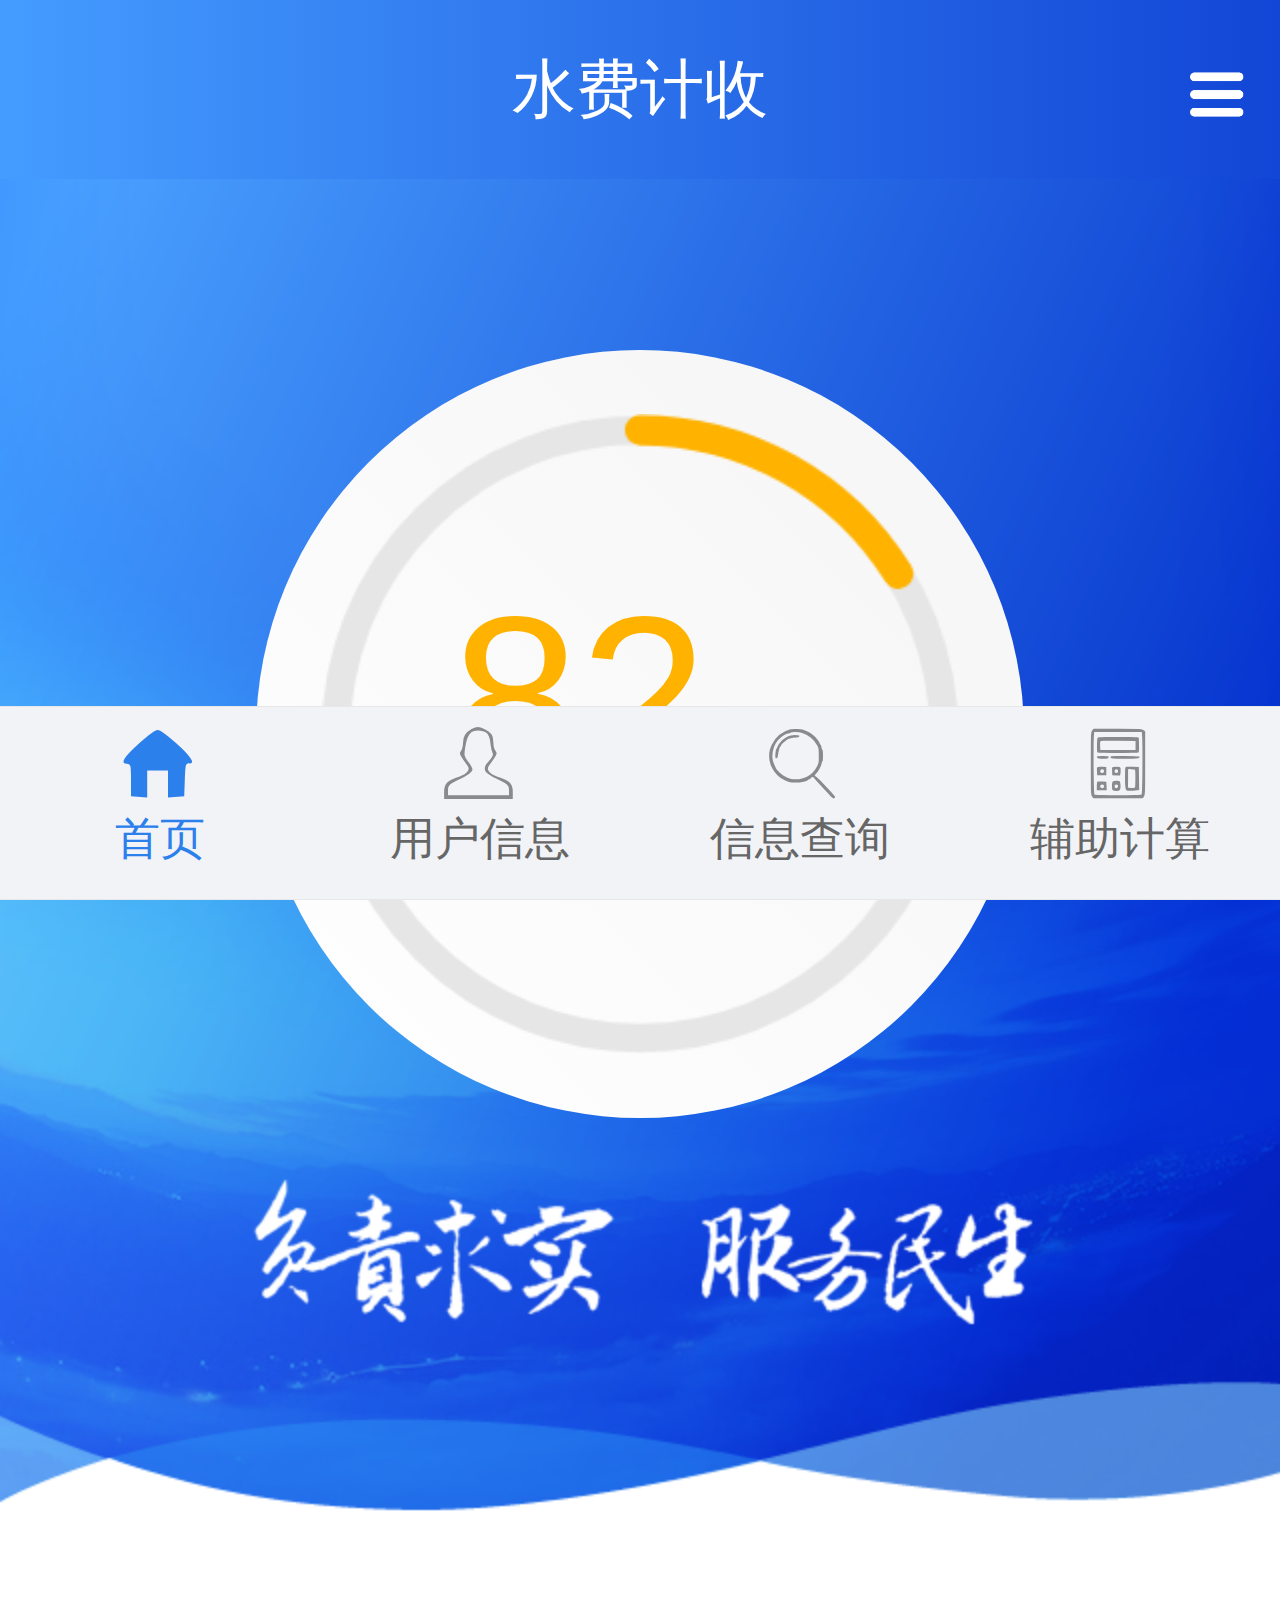
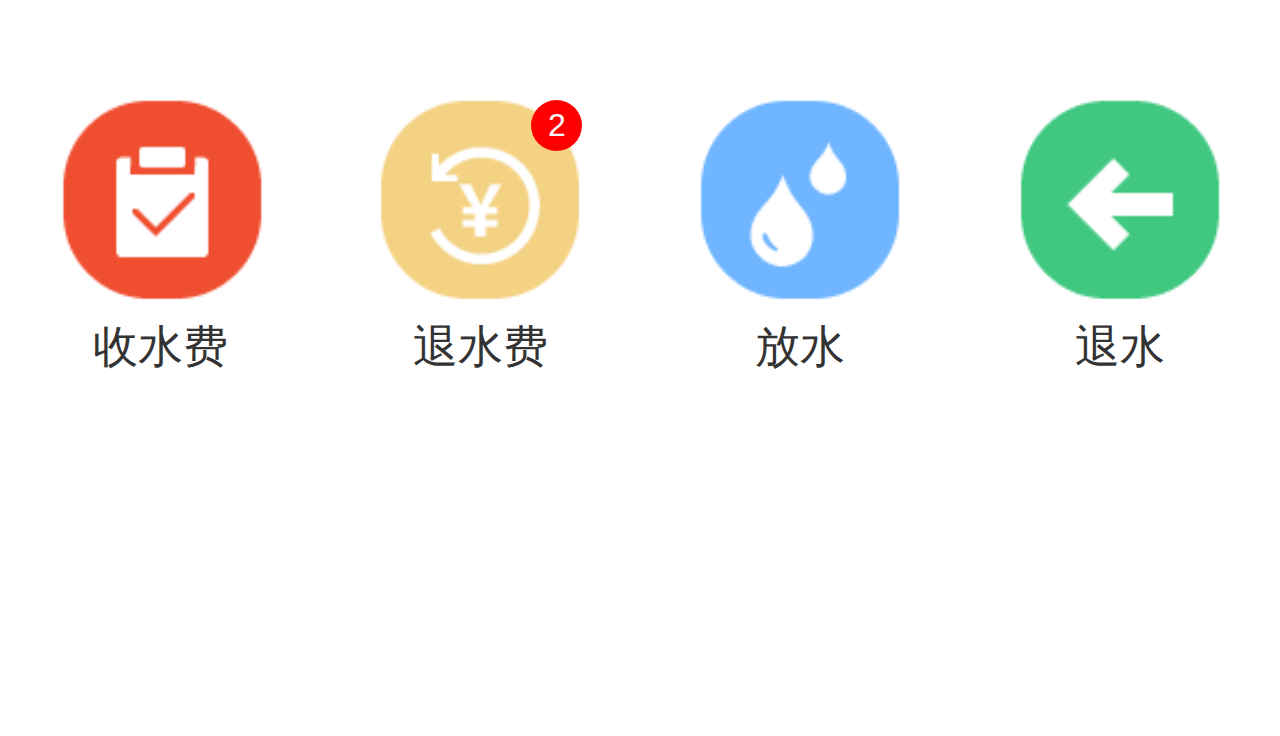
<file: index.html>
<!DOCTYPE html>
<html lang="en">
<head>
    <meta charset="UTF-8">
    <title>01首页</title>
    <meta name="viewport"
          content="width=device-width, user-scalable=no, initial-scale=1.0, maximum-scale=1.0, minimum-scale=1.0">
    <meta http-equiv="X-UA-Compatible" content="IE=Edge,chrome=1">
    <link rel="stylesheet" href="./public/css/reset.css">
    <link rel="stylesheet" href="./public/layui/css/layui.css">
    <link rel="stylesheet" href="fonts/style.css">
    <link rel="stylesheet" href="fonts/iconfont.css">
    <link rel="stylesheet" href="css/index.css">
    <link rel="stylesheet" href="css/normalize.css">
    <script src="./public/js/jquery-3.2.1.js"></script>
    <script src="js/circleChart.min.js"></script>
    <script src="js/index.min.js"></script>
</head>
<body>


<section>
    <!--<div class="head">
        <p> </p>
        <p>水 费 计 收</p>
        <p><img src="img/cai.png" alt="">
        <span class="drop"></span>
        </p>
    </div>-->
    <ul class="h-nav">
        <!--<li><img src="img/fan.png" alt="" onclick="javascript:window.history.back()"></li>-->
        <li> </li>
        <li>水费计收</li>
        <li ><img src="img/dan.png" class="slide" alt="">
            <div class="drop">
                <ol>
                    <li><a href="#"><i class="iconfont icon-weibiaoti11-copy"></i>&nbsp; 返回首页</a></li>
                    <li><a href="#"><i class="iconfont icon-xiugaimima"></i>&nbsp; 修改密码</a></li>
                    <li><a href="log-in.html"><i class="iconfont icon-weibiaoti1"></i> &nbsp;退出登录</a></li>
                </ol>
            </div>
        </li>
    </ul>
    <img src="img/index_bei.png" alt="">
    <div class="percent">

        <div class="circleChart" id="1" data-value="82">

        </div>

        <fieldset>
            <span class="long">82 </span><span>%</span>
            <p>收水费情况占比</p>
        </fieldset>
        <!--<div class="ring">
           &lt;!&ndash; <div class="cir"></div>
            <div class="cle"></div>&ndash;&gt;
            <fieldset>
                <span class="long">82 </span><span>%</span>
                <p>收水费情况占比</p>
            </fieldset>
        </div>-->

    </div>
    <ul class="slider">
        <li><a href="collect-fees.html">
            <p><img src="img/index-collect-fees.png" alt=""></p>
            收水费</a></li>
        <li><a href="return-fee_one.html">
            <p class="sup"><img src="img/index-return_fee.png" alt="">
            <span class="cou">2</span>
            </p>
            退水费</a></li>
        <li><a href="drip-record-sheet.html">
            <p><img src="img/index-drain.png" alt=""></p>放水</a></li>
        <li><a href="reclamation-record-sheet.html">
            <p><img src="img/index-back_water.png" alt=""></p>
            退水</a></li>
    </ul>

</section>
<footer>
    <ul class="nav">
        <li><a href="index.html" class="ac"><p class="icon-home-2"></p>首页</a></li>
        <li><a href="water-user-information-one.html"><p class="icon-user"></p>用户信息</a></li>
        <li><a href="information.html"><p class="icon-big"></p>信息查询</a></li>
        <li><a href="count.html"><p class="icon-count"></p>辅助计算</a></li>
    </ul>

</footer>



<script src="./public/layui/layui.all.js"></script>
<script src="js/home.js"></script>

<script>
    //JavaScript代码区域
    layui.use('element', function () {
        var element = layui.element;

    });
    nav._nav();
    $.drop_down();

    // 圈
    $(".circleChart#1").circleChart({
        size:300,
        color: "#FFB300",
        // counterclockwise:true
        widthRatio:0.1,
        startAngle:75
    });
    /*$(".circleChart#0").circleChart({
        size: 300,
        value: 50,
        text: 0,
        onDraw: function(el, circle) {
            circle.text(Math.round(circle.value) + "%");
        }
    });*/
    setInterval(function() {
        $("#0").circleChart({
            value: Math.random() * 100
        });
    }, 4000);

</script>
</body>
</html>
</file>
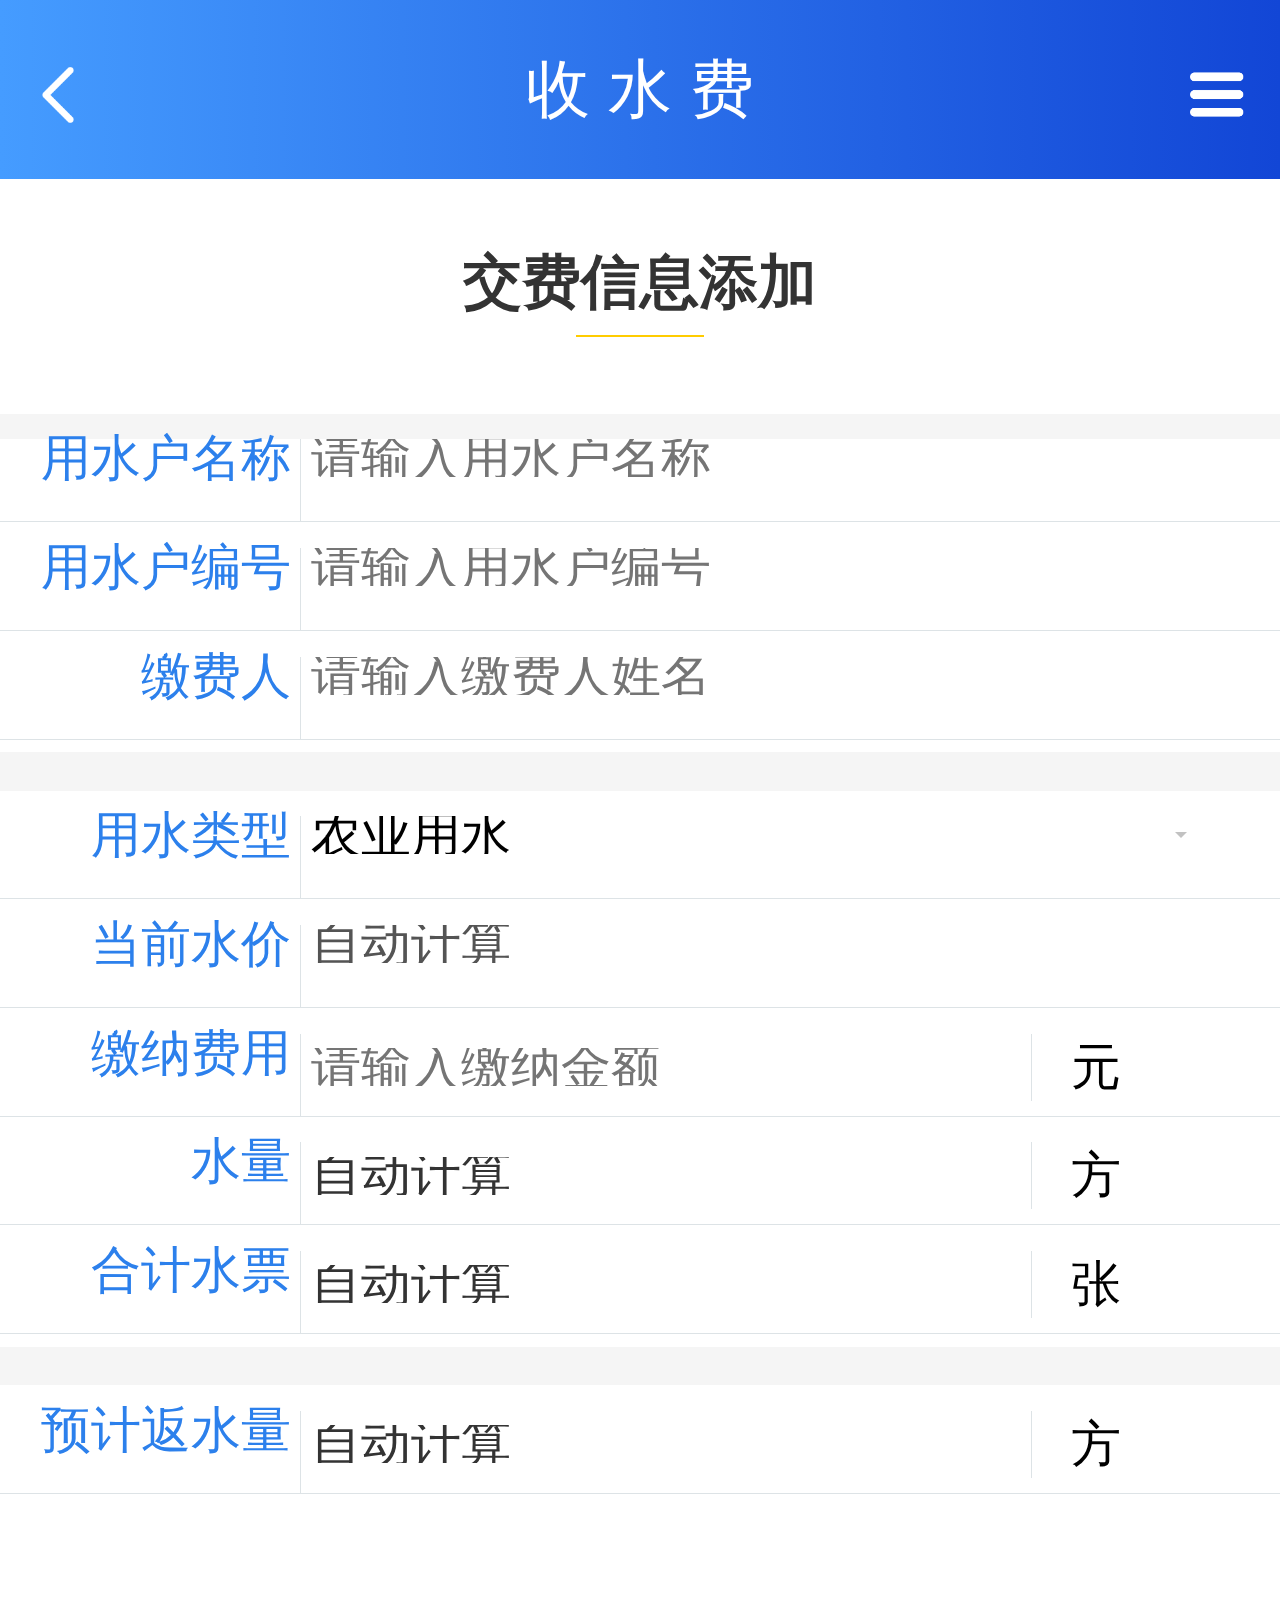
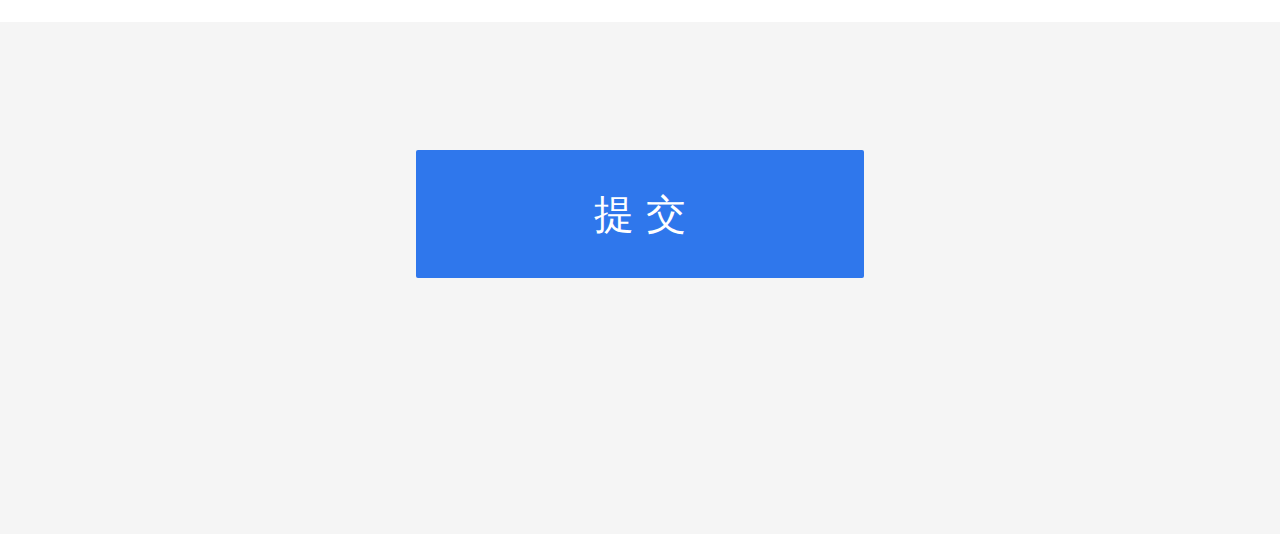
<file: collect-fees.html>
<!DOCTYPE html>
<html lang="en">
<head>
    <meta charset="UTF-8">
    <title>02收水费-1</title>
    <meta name="viewport"
          content="width=device-width, user-scalable=no, initial-scale=1.0, maximum-scale=1.0, minimum-scale=1.0">
    <meta http-equiv="X-UA-Compatible" content="ie=edge">
    <link rel="stylesheet" href="./public/css/reset.css">
    <link rel="stylesheet" href="./public/layui/css/layui.css">
    <link rel="stylesheet" href="fonts/style.css">
    <link rel="stylesheet" href="fonts/iconfont.css">
    <link rel="stylesheet" href="css/herder.css">
    <link rel="stylesheet" href="css/fess.css">
    <script src="./public/js/jquery-3.2.1.js"></script>
    <script src="js/index.min.js"></script>
</head>
<body>
<!--头部-->
<header>
    <ul class="h-nav">
        <li><img src="img/fan.png" alt="" onclick="javascript:window.history.back()"></li>
        <li>收 水 费</li>
        <li ><img src="img/dan.png" class="slider" alt="">
        <div class="drop">
            <ol>
                <li><a href="#"><i class="iconfont icon-weibiaoti11-copy"></i>&nbsp; 返回首页</a></li>
                <li><a href="#"><i class="iconfont icon-xiugaimima"></i>&nbsp; 修改密码</a></li>
                <li><a href="#"><i class="iconfont icon-weibiaoti1"></i> &nbsp;退出登录</a></li>
            </ol>
        </div>
        </li>
    </ul>

</header>
<!--内容-->
<section>
    <h2>交费信息添加</h2>

    <form class="layui-form" action="">

        <div class="layui-form-item">
            <label class="layui-form-label">用水户名称</label>
            <div class="layui-input-inline">
                <input type="text" name="title" required  lay-verify="required" placeholder="请输入用水户名称" autocomplete="off" class="layui-input">
            </div>
        </div>
        <div class="layui-form-item">
            <label class="layui-form-label">用水户编号</label>
            <div class="layui-input-inline">
                <input type="text" name="title" required  lay-verify="required" placeholder="请输入用水户编号" autocomplete="off" class="layui-input">
            </div>
        </div>
        <div class="layui-form-item">
            <label class="layui-form-label">缴费人</label>
            <div class="layui-input-inline">
                <input type="text" name="title" required  lay-verify="required" placeholder="请输入缴费人姓名" autocomplete="off" class="layui-input">
            </div>
        </div>

        <div class="grey"></div>
        <div class="layui-form-item">
            <label class="layui-form-label">用水类型</label>
            <div class="layui-input-inline">
                <select name="city" lay-verify="required">
                    <option value="0">农业用水</option>
                    <option value="1">工业用水</option>

                </select>
            </div>
        </div>
        <div class="layui-form-item">
            <label class="layui-form-label">当前水价</label>
            <div class="layui-input-inline">
                <input type="text" name="title" required  lay-verify="required"  value="自动计算" disabled autocomplete="off" class="layui-input">
            </div>
        </div>
        <div class="layui-form-item">
            <label class="layui-form-label">缴纳费用</label>
            <div class="layui-input-inline fei">
                <input type="text" name="title" required  lay-verify="required" placeholder="请输入缴纳金额" autocomplete="off" class="layui-input">
                <span> 元 </span>
            </div>
        </div>
        <div class="layui-form-item">
            <label class="layui-form-label">水量</label>
            <div class="layui-input-inline fei">
                <input type="text" name="title" required  lay-verify="required" value="自动计算" disabled autocomplete="off" class="layui-input">
                <span> 方 </span>
            </div>
        </div>
        <div class="layui-form-item">
            <label class="layui-form-label">合计水票</label>
            <div class="layui-input-inline fei">
                <input type="text" name="title" required  lay-verify="required" value="自动计算" disabled autocomplete="off" class="layui-input">
                <span> 张 </span>
            </div>
        </div>

        <div class="grey"></div>
        <div class="layui-form-item">
            <label class="layui-form-label">预计返水量</label>
            <div class="layui-input-inline fei">
                <input type="text" name="title" required  lay-verify="required" value="自动计算" disabled autocomplete="off" class="layui-input">
                <span> 方 </span>
            </div>
        </div>
            <div class="sub">
                <a href="payment-successful.html"> <button class="layui-btn layui-btn-normal" type="button" lay-submit lay-filter="formDemo">提 交</button></a>
                <!--<button type="reset" class="layui-btn layui-btn-primary">重置</button>-->
            </div>

    </form>

</section>
<!--底部导航-->
<!--<footer>
    <ul class="nav">
        <li><a href="#" class="ac"><p class="icon-home-2"></p>首页</a></li>
        <li><a href="#"><p class="icon-user"></p>用户信息</a></li>
        <li><a href="#"><p class="icon-big"></p>信息查询</a></li>
        <li><a href="#"><p class="icon-count"></p>辅助计算</a></li>
    </ul>

</footer>-->



<script src="./public/layui/layui.all.js"></script>
<script src="js/home.js"></script>

<script>
    //JavaScript代码区域
    layui.use('element', function () {
        var element = layui.element;

    });
    nav._nav();
    $.drop();

</script>
</body>
</html>
</file>
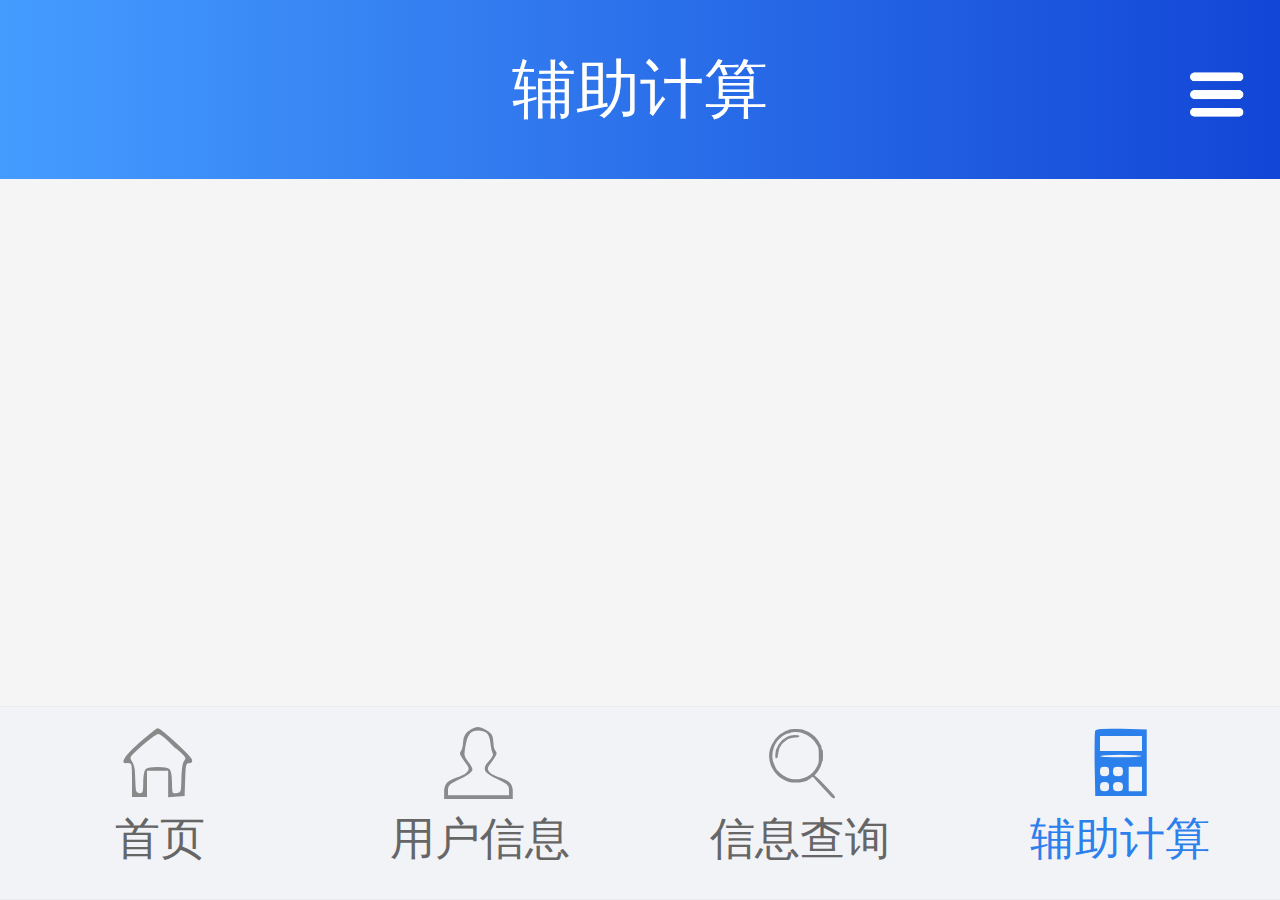
<file: count.html>
<!DOCTYPE html>
<html lang="en">
<head>
    <meta charset="UTF-8">
    <title>08辅助计算框架页和右上角样式</title>
    <meta name="viewport"
          content="width=device-width, user-scalable=no, initial-scale=1.0, maximum-scale=1.0, minimum-scale=1.0">
    <meta http-equiv="X-UA-Compatible" content="ie=edge">
    <link rel="stylesheet" href="./public/css/reset.css">
    <link rel="stylesheet" href="./public/layui/css/layui.css">
    <link rel="stylesheet" href="fonts/style.css">
    <link rel="stylesheet" href="fonts/iconfont.css">
    <link rel="stylesheet" href="css/herder.css">
    <link rel="stylesheet" href="css/fess.css">
    <script src="./public/js/jquery-3.2.1.js"></script>
    <script src="js/index.min.js"></script>
</head>
<body>
<!--头部-->
<header>
    <ul class="h-nav">
        <!--<li><img src="img/fan.png" alt="" onclick="javascript:window.history.back()"></li>-->
        <li> </li>
        <li>辅助计算</li>
        <li ><img src="img/dan.png" class="slider" alt="">
        <div class="drop">
            <ol>
                <li><a href="#"><i class="iconfont icon-weibiaoti11-copy"></i>&nbsp; 返回首页</a></li>
                <li><a href="#"><i class="iconfont icon-xiugaimima"></i>&nbsp; 修改密码</a></li>
                <li><a href="#"><i class="iconfont icon-weibiaoti1"></i> &nbsp;退出登录</a></li>
            </ol>
        </div>
        </li>
    </ul>

</header>
<!--内容-->
<!--<section>
    &lt;!&ndash;<h2>用水户信息添加</h2>&ndash;&gt;
<h3 class="in_qu"><img src="img/infor_quire.png" alt=""></h3>
    <form class="layui-form" action="">

        <div class="layui-form-item">
            <label class="layui-form-label">查询类型</label>
            <div class="layui-input-inline">
                <select name="city" lay-verify="required">
                    <option value="">请选择要查询的类型</option>
                    <option value="0">全部</option>
                    <option value="1">管理处2</option>

                </select>
            </div>
        </div>
        <div class="layui-form-item">
            <label class="layui-form-label">详细类型</label>
            <div class="layui-input-inline">
                <select name="city" lay-verify="required">
                    &lt;!&ndash;<option value="">请选择要查询的类型</option>&ndash;&gt;
                    <option value="0">全部</option>
                    <option value="1">管理处2</option>

                </select>
            </div>
        </div>
        <div class="grey"></div>
        <div class="layui-form-item">
            <label class="layui-form-label">用水户编号</label>
            <div class="layui-input-inline">
                <input type="text" name="title" required  lay-verify="required" placeholder="请输入用水户编号" autocomplete="off" class="layui-input">
            </div>
        </div>
        <div class="layui-form-item">
        <label class="layui-form-label">用水户名称</label>
        <div class="layui-input-inline">
            <input type="text" name="title" required  lay-verify="required" placeholder="请输入用水户关键词"  autocomplete="off" class="layui-input">
        </div>
    </div>
         <div class="layui-form-item">
           <label class="layui-form-label">按管理处</label>
           <div class="layui-input-inline">
               <select name="city" lay-verify="required">
                   <option value="">全部</option>
                   <option value="0">管理处1</option>
                   <option value="1">管理处2</option>

               </select>
           </div>
       </div>
       &lt;!&ndash; <div class="layui-form-item">
           <label class="layui-form-label">涉及渠系</label>
           <div class="layui-input-inline">
               <select name="city" lay-verify="required">
                   <option value="">请选择对应的渠系名称</option>
                   <option value="0">渠系1</option>
                   <option value="1">渠系2</option>

               </select>
           </div>
       </div>&ndash;&gt;

        <div class="grey"></div>
        <div class="layui-form-item">
            <label class="layui-form-label">起始时间</label>
            <div class="layui-input-inline fei">
                <input type="text" name="title" required id="test1" lay-verify="required" placeholder="请请选择查询的起始时间" autocomplete="off" class="layui-input">
                <span> <i class="layui-icon">&#xe637;</i></span>
            </div>
        </div>
        <div class="layui-form-item">
            <label class="layui-form-label">结束时间</label>
            <div class="layui-input-inline fei">
                <input type="text" name="title" required id="test01" lay-verify="required" placeholder="请请选择查询的结束时间" autocomplete="off" class="layui-input">
                <span> <i class="layui-icon">&#xe637;</i></span>
            </div>
        </div>



            <div class="sub">
                <button class="layui-btn layui-btn-normal" lay-submit lay-filter="formDemo">查 询</button>
                &lt;!&ndash;<button type="reset" class="layui-btn layui-btn-primary">重置</button>&ndash;&gt;
            </div>

    </form>

</section>-->
<!--底部导航-->
<footer>
    <ul class="nav">
        <li><a href="#" ><p class="icon-home"></p>首页</a></li>
        <li><a href="#"><p class="icon-user"></p>用户信息</a></li>
        <li><a href="#" ><p class="icon-big"></p>信息查询</a></li>
        <li><a href="#" class="ac"><p class="icon-count-2"></p>辅助计算</a></li>
    </ul>

</footer>



<script src="./public/layui/layui.all.js"></script>
<script src="js/home.js"></script>

<script>
    //JavaScript代码区域
    layui.use('element', function () {
        var element = layui.element;

    });
    nav._nav();
    $.drop();

    //时间
    layui.use('laydate', function(){
        var laydate = layui.laydate;

        //执行一个laydate实例
        laydate.render({
            elem: '#test1' //指定元素
        });
        laydate.render({
            elem: '#test01' //指定元素
        });
    });

</script>
</body>
</html>
</file>
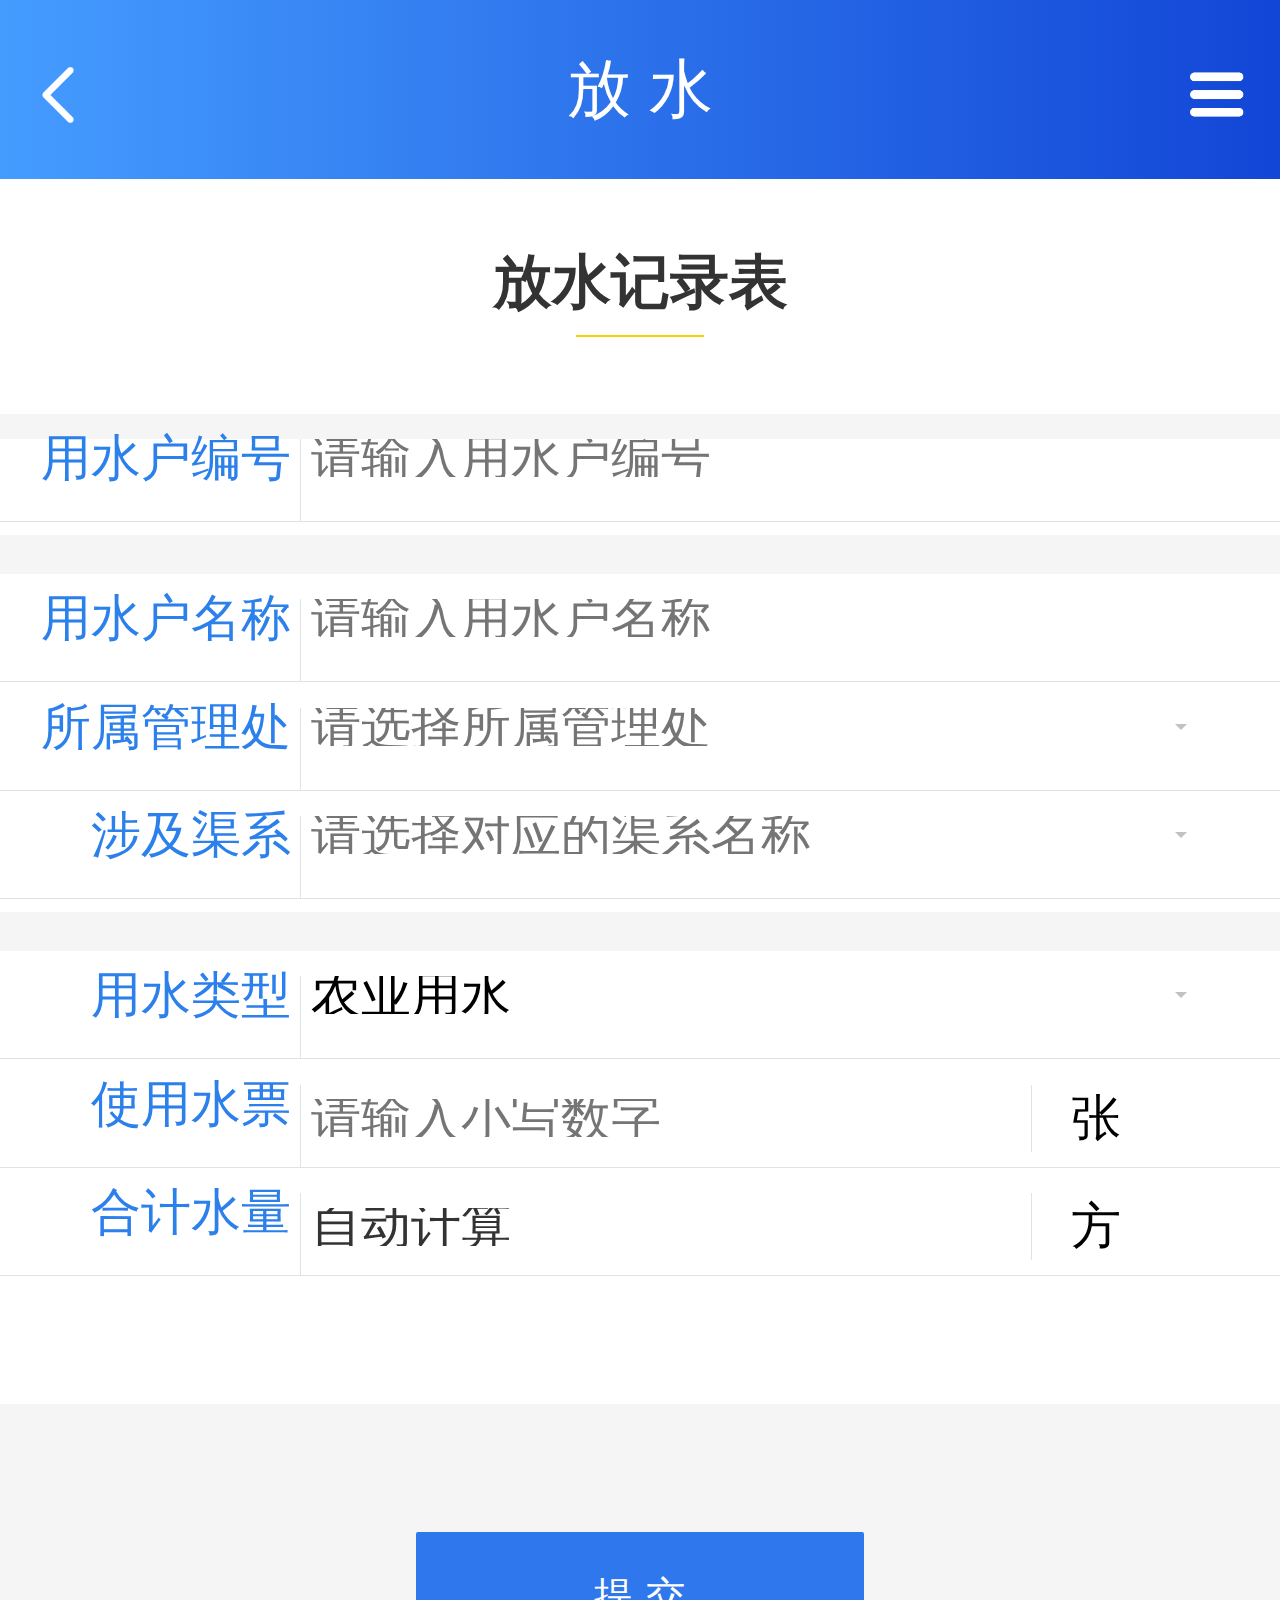
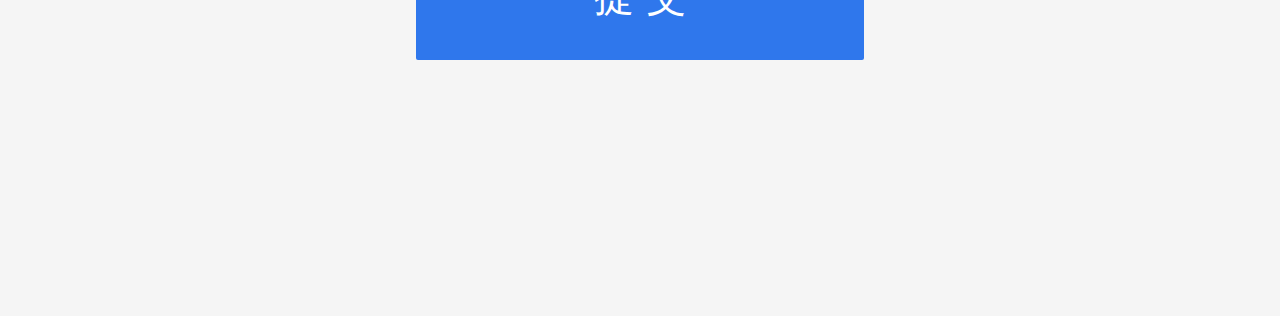
<file: drip-record-sheet.html>
<!DOCTYPE html>
<html lang="en">
<head>
    <meta charset="UTF-8">
    <title>04放水</title>
    <meta name="viewport"
          content="width=device-width, user-scalable=no, initial-scale=1.0, maximum-scale=1.0, minimum-scale=1.0">
    <meta http-equiv="X-UA-Compatible" content="ie=edge">
    <link rel="stylesheet" href="./public/css/reset.css">
    <link rel="stylesheet" href="./public/layui/css/layui.css">
    <link rel="stylesheet" href="fonts/style.css">
    <link rel="stylesheet" href="fonts/iconfont.css">
    <link rel="stylesheet" href="css/herder.css">
    <link rel="stylesheet" href="css/fess.css">
    <script src="./public/js/jquery-3.2.1.js"></script>
    <script src="js/index.min.js"></script>
</head>
<body>
<!--头部-->
<header>
    <ul class="h-nav">
        <li><img src="img/fan.png" alt="" onclick="javascript:window.history.back()"></li>
        <li>放 水</li>
        <li ><img src="img/dan.png" class="slider" alt="">
        <div class="drop">
            <ol>
                <li><a href="#"><i class="iconfont icon-weibiaoti11-copy"></i>&nbsp; 返回首页</a></li>
                <li><a href="#"><i class="iconfont icon-xiugaimima"></i>&nbsp; 修改密码</a></li>
                <li><a href="#"><i class="iconfont icon-weibiaoti1"></i> &nbsp;退出登录</a></li>
            </ol>
        </div>
        </li>
    </ul>

</header>
<!--内容-->
<section>
    <h2>放水记录表</h2>

    <form class="layui-form" action="">

       <!-- <div class="layui-form-item">
            <label class="layui-form-label">申请时间</label>
            <div class="layui-input-inline">
                <input type="text" name="title" required  lay-verify="required" value="2018-01-01 16:00" autocomplete="off" class="layui-input">
            </div>
        </div>
        <div class="layui-form-item">
            <label class="layui-form-label">操作人</label>
            <div class="layui-input-inline">
                <input type="text" name="title" required  lay-verify="required"value="郝瑞秀" autocomplete="off" class="layui-input">
            </div>
        </div>-->
        <div class="layui-form-item">
            <label class="layui-form-label">用水户编号</label>
            <div class="layui-input-inline">
                <input type="text" name="title" required  lay-verify="required" placeholder="请输入用水户编号" autocomplete="off" class="layui-input">
            </div>
        </div>
        <div class="grey"></div>
        <div class="layui-form-item">
        <label class="layui-form-label">用水户名称</label>
        <div class="layui-input-inline">
            <input type="text" name="title" required  lay-verify="required" placeholder="请输入用水户名称"  autocomplete="off" class="layui-input">
        </div>
    </div>
         <div class="layui-form-item">
           <label class="layui-form-label">所属管理处</label>
           <div class="layui-input-inline">
               <select name="city" lay-verify="required">
                   <option value="">请选择所属管理处</option>
                   <option value="0">管理处1</option>
                   <option value="1">管理处2</option>

               </select>
           </div>
       </div>
        <div class="layui-form-item">
           <label class="layui-form-label">涉及渠系</label>
           <div class="layui-input-inline">
               <select name="city" lay-verify="required">
                   <option value="">请选择对应的渠系名称</option>
                   <option value="0">渠系1</option>
                   <option value="1">渠系2</option>

               </select>
           </div>
       </div>

        <div class="grey"></div>
        <div class="layui-form-item">
            <label class="layui-form-label">用水类型</label>
            <div class="layui-input-inline">
                <select name="city" lay-verify="required">
                    <option value="0">农业用水</option>
                    <option value="1">工业用水</option>

                </select>
            </div>
        </div>

        <div class="layui-form-item">
            <label class="layui-form-label">使用水票</label>
            <div class="layui-input-inline fei">
                <input type="text" name="title" required  lay-verify="required" placeholder="请输入小写数字" autocomplete="off" class="layui-input">
                <span> 张 </span>
            </div>
        </div>
        <div class="layui-form-item">
            <label class="layui-form-label">合计水量</label>
            <div class="layui-input-inline fei">
                <input type="text" name="title" required  lay-verify="required" disabled value="自动计算" autocomplete="off" class="layui-input">
                <span> 方 </span>
            </div>
        </div>

            <div class="sub">
                <button class="layui-btn layui-btn-normal" lay-submit lay-filter="formDemo">提 交</button>
                <!--<button type="reset" class="layui-btn layui-btn-primary">重置</button>-->
            </div>

    </form>

</section>
<!--底部导航-->
<!--<footer>
    <ul class="nav">
        <li><a href="#" class="ac"><p class="icon-home-2"></p>首页</a></li>
        <li><a href="#"><p class="icon-user"></p>用户信息</a></li>
        <li><a href="#"><p class="icon-big"></p>信息查询</a></li>
        <li><a href="#"><p class="icon-count"></p>辅助计算</a></li>
    </ul>

</footer>-->



<script src="./public/layui/layui.all.js"></script>
<script src="js/home.js"></script>

<script>
    //JavaScript代码区域
    layui.use('element', function () {
        var element = layui.element;

    });
    nav._nav();
    $.drop();

</script>
</body>
</html>
</file>
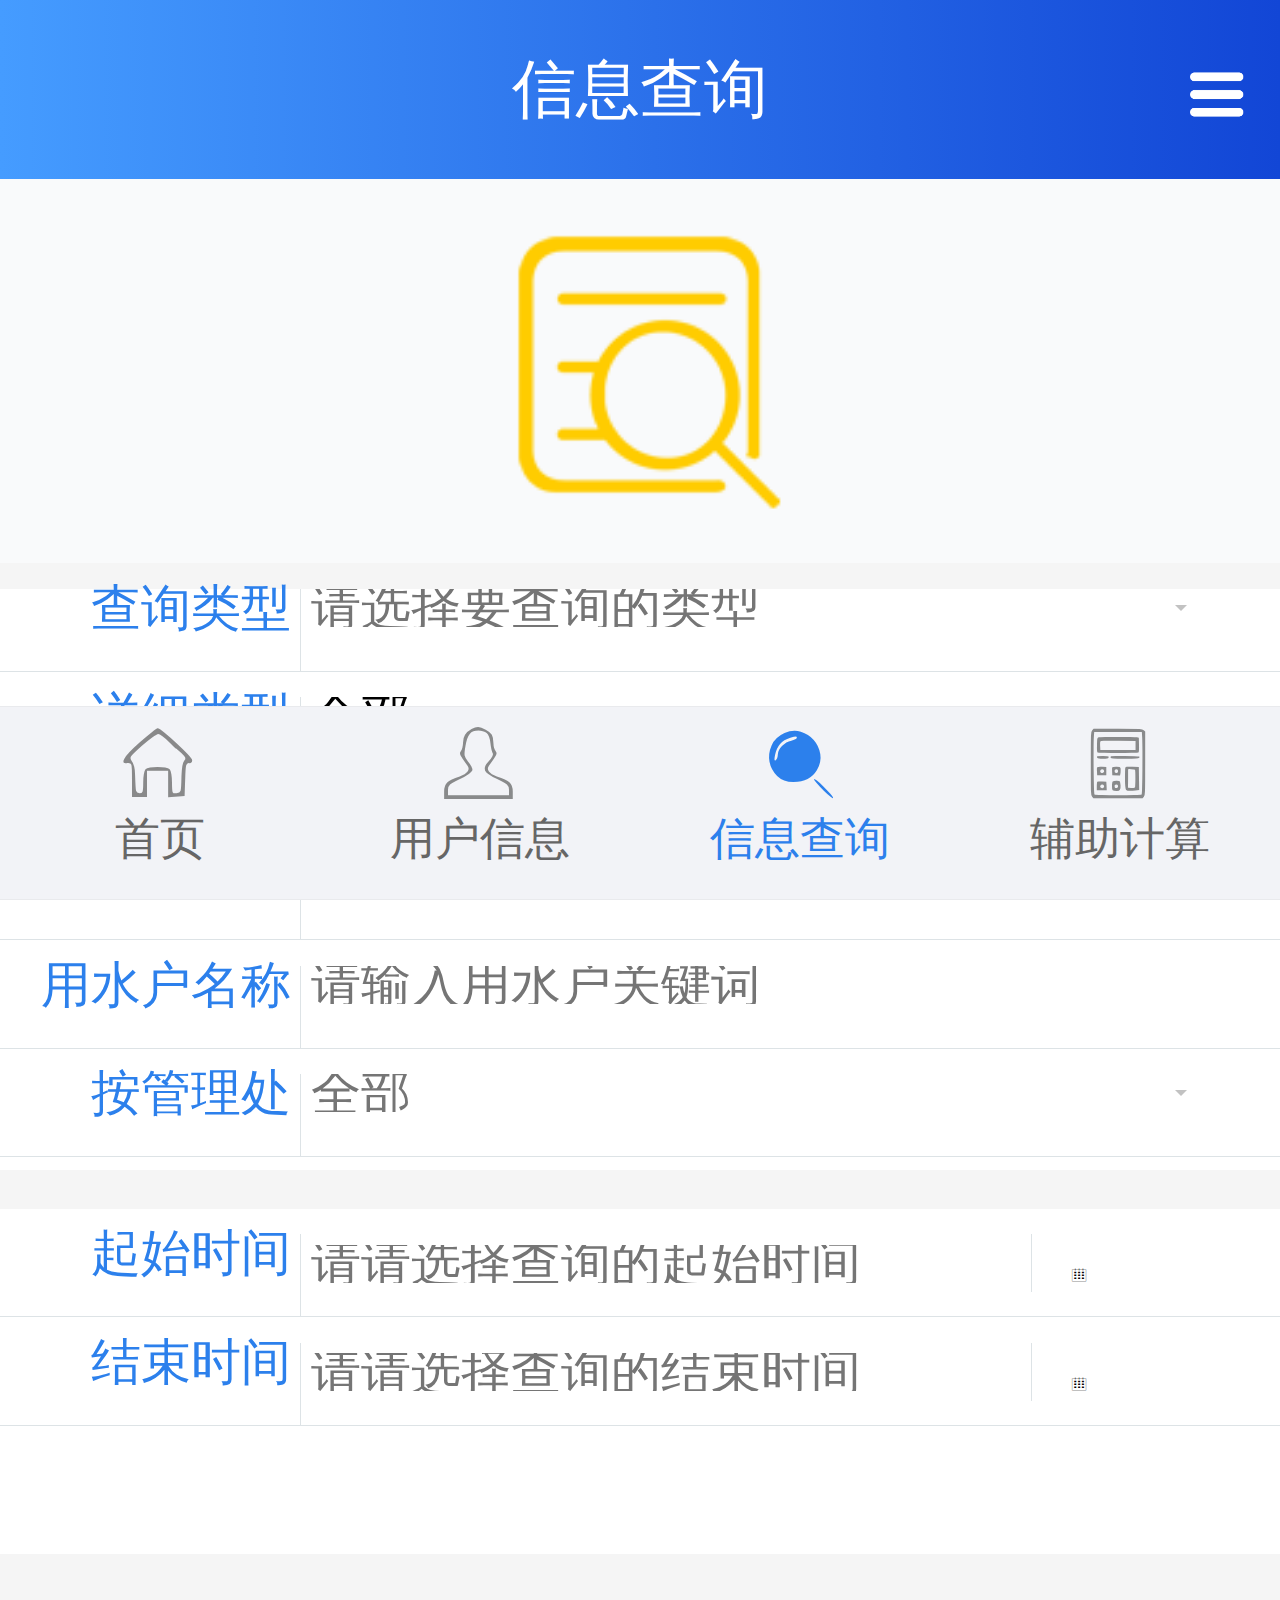
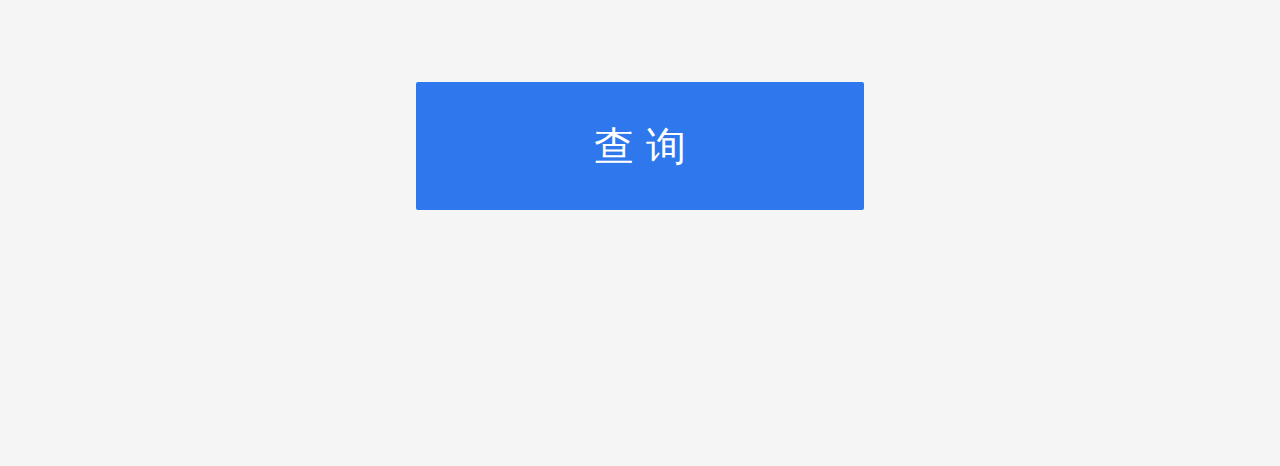
<file: information.html>
<!DOCTYPE html>
<html lang="en">
<head>
    <meta charset="UTF-8">
    <title>07信息查询-1</title>
    <meta name="viewport"
          content="width=device-width, user-scalable=no, initial-scale=1.0, maximum-scale=1.0, minimum-scale=1.0">
    <meta http-equiv="X-UA-Compatible" content="ie=edge">
    <link rel="stylesheet" href="./public/css/reset.css">
    <link rel="stylesheet" href="./public/layui/css/layui.css">
    <link rel="stylesheet" href="fonts/style.css">
    <link rel="stylesheet" href="fonts/iconfont.css">
    <link rel="stylesheet" href="css/herder.css">
    <link rel="stylesheet" href="css/fess.css">
    <script src="./public/js/jquery-3.2.1.js"></script>
    <script src="js/index.min.js"></script>
</head>
<body>
<!--头部-->
<header>
    <ul class="h-nav">
        <!--<li><img src="img/fan.png" alt="" onclick="javascript:window.history.back()"></li>-->
        <li> </li>
        <li>信息查询</li>
        <li ><img src="img/dan.png" class="slider" alt="">
        <div class="drop">
            <ol>
                <li><a href="#"><i class="iconfont icon-weibiaoti11-copy"></i>&nbsp; 返回首页</a></li>
                <li><a href="#"><i class="iconfont icon-xiugaimima"></i>&nbsp; 修改密码</a></li>
                <li><a href="#"><i class="iconfont icon-weibiaoti1"></i> &nbsp;退出登录</a></li>
            </ol>
        </div>
        </li>
    </ul>

</header>
<!--内容-->
<section>
    <!--<h2>用水户信息添加</h2>-->
<h3 class="in_qu"><img src="img/infor_quire.png" alt=""></h3>
    <form class="layui-form" action="">

        <div class="layui-form-item">
            <label class="layui-form-label">查询类型</label>
            <div class="layui-input-inline">
                <select name="city" lay-verify="required">
                    <option value="">请选择要查询的类型</option>
                    <option value="0">缴费退费</option>
                    <option value="1">放水退水</option>

                </select>
            </div>
        </div>
        <div class="layui-form-item">
            <label class="layui-form-label">详细类型</label>
            <div class="layui-input-inline">
                <select name="city" lay-verify="required">
                    <!--<option value="">请选择要查询的类型</option>-->
                    <option value="0">全部</option>
                    <option value="1">管理处2</option>

                </select>
            </div>
        </div>
        <div class="grey"></div>
        <div class="layui-form-item">
            <label class="layui-form-label">用水户编号</label>
            <div class="layui-input-inline">
                <input type="text" name="title" required  lay-verify="required" placeholder="请输入用水户编号" autocomplete="off" class="layui-input">
            </div>
        </div>
        <div class="layui-form-item">
        <label class="layui-form-label">用水户名称</label>
        <div class="layui-input-inline">
            <input type="text" name="title" required  lay-verify="required" placeholder="请输入用水户关键词"  autocomplete="off" class="layui-input">
        </div>
    </div>
         <div class="layui-form-item">
           <label class="layui-form-label">按管理处</label>
           <div class="layui-input-inline">
               <select name="city" lay-verify="required">
                   <option value="">全部</option>
                   <option value="0">管理处1</option>
                   <option value="1">管理处2</option>

               </select>
           </div>
       </div>
       <!-- <div class="layui-form-item">
           <label class="layui-form-label">涉及渠系</label>
           <div class="layui-input-inline">
               <select name="city" lay-verify="required">
                   <option value="">请选择对应的渠系名称</option>
                   <option value="0">渠系1</option>
                   <option value="1">渠系2</option>

               </select>
           </div>
       </div>-->

        <div class="grey"></div>
        <div class="layui-form-item">
            <label class="layui-form-label">起始时间</label>
            <div class="layui-input-inline fei">
                <input type="text" name="title" required id="test1" lay-verify="required" placeholder="请请选择查询的起始时间" autocomplete="off" class="layui-input">
                <span> <i class="layui-icon">&#xe637;</i></span>
            </div>
        </div>
        <div class="layui-form-item">
            <label class="layui-form-label">结束时间</label>
            <div class="layui-input-inline fei">
                <input type="text" name="title" required id="test01" lay-verify="required" placeholder="请请选择查询的结束时间" autocomplete="off" class="layui-input">
                <span> <i class="layui-icon">&#xe637;</i></span>
            </div>
        </div>



            <div class="sub">
                <a href="search-result.html"><button class="layui-btn layui-btn-normal" type="button" lay-submit lay-filter="formDemo">查 询</button></a>
                <!--<button type="reset" class="layui-btn layui-btn-primary">重置</button>-->
            </div>

    </form>

</section>
<!--底部导航-->
<footer>
    <ul class="nav">
        <li><a href="#" ><p class="icon-home"></p>首页</a></li>
        <li><a href="#"><p class="icon-user"></p>用户信息</a></li>
        <li><a href="#" class="ac"><p class="icon-big-2"></p>信息查询</a></li>
        <li><a href="#" ><p class="icon-count"></p>辅助计算</a></li>
    </ul>

</footer>



<script src="./public/layui/layui.all.js"></script>
<script src="js/home.js"></script>

<script>
    //JavaScript代码区域
    layui.use('element', function () {
        var element = layui.element;

    });
    nav._nav();
    $.drop();

    //时间
    layui.use('laydate', function(){
        var laydate = layui.laydate;

        //执行一个laydate实例
        laydate.render({
            elem: '#test1' //指定元素
        });
        laydate.render({
            elem: '#test01' //指定元素
        });
    });

</script>
</body>
</html>
</file>
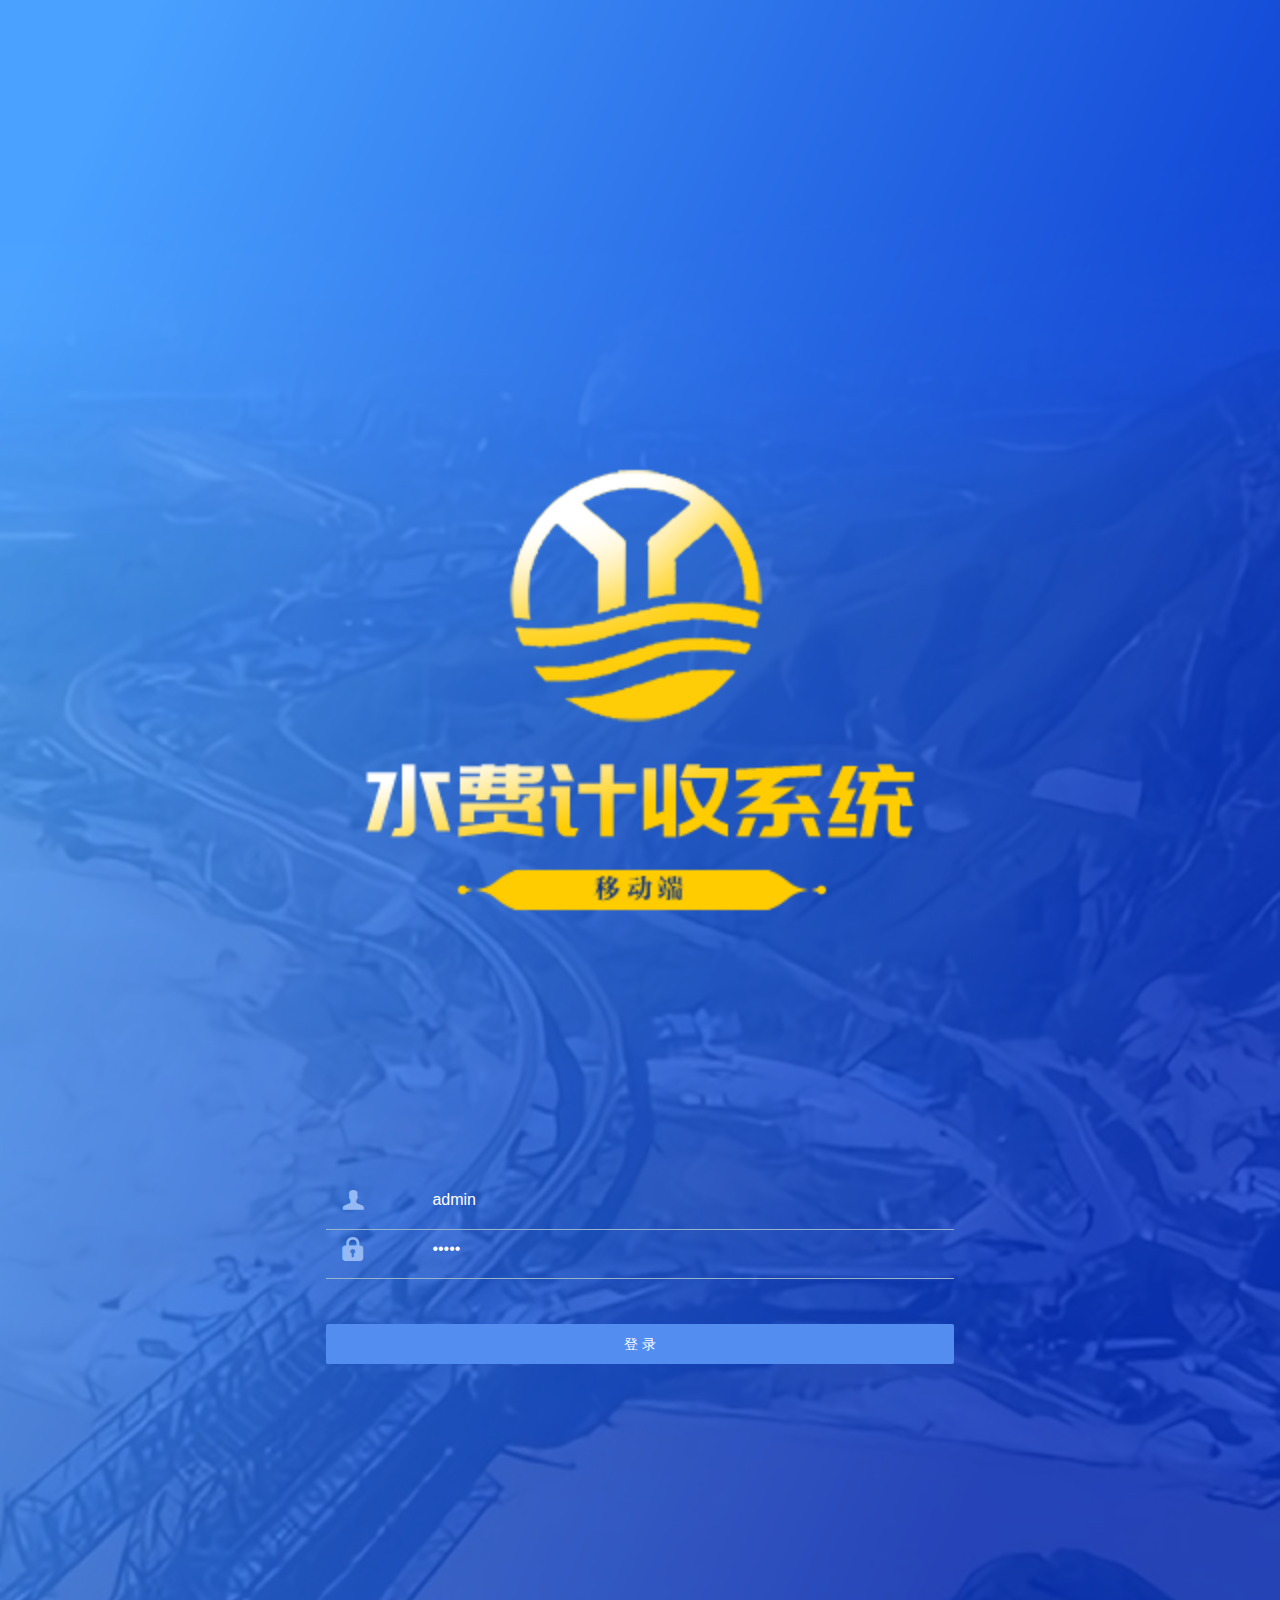
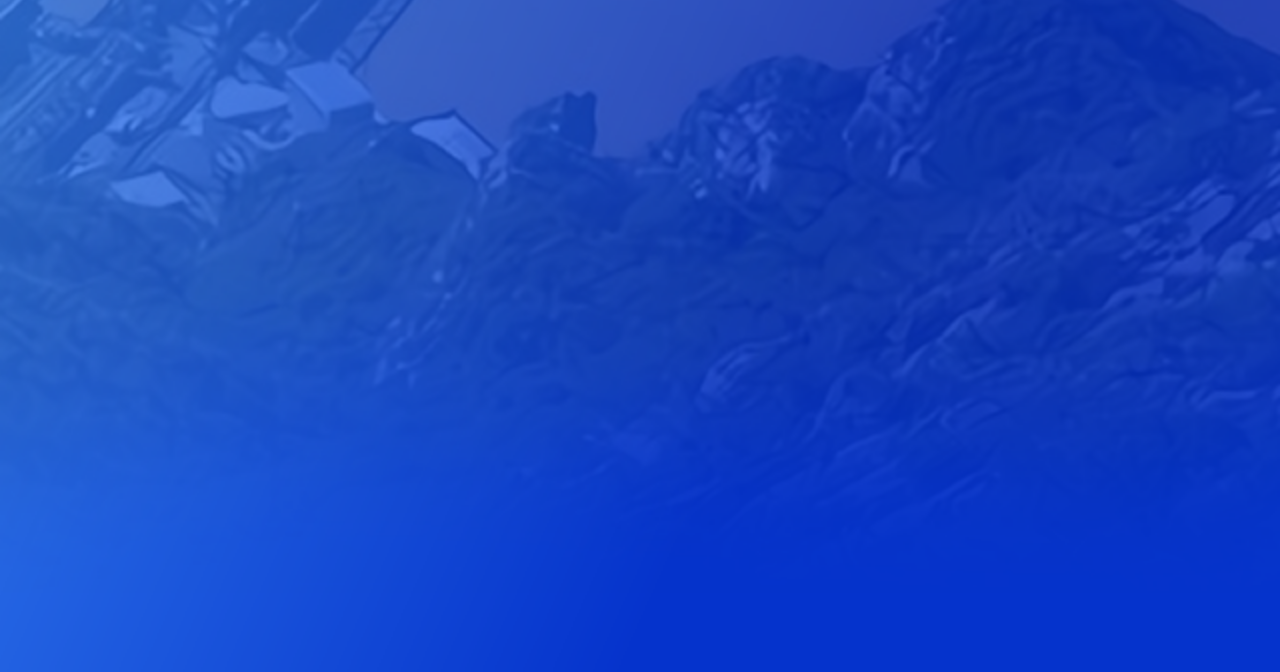
<file: log-in.html>
<!DOCTYPE html>
<html lang="en">
<head>
    <meta charset="UTF-8">
    <title>009登陆页</title>
    <meta name="viewport" content="width=device-width, initial-scale=1.0">
    <link rel="stylesheet" href="./public/css/reset.css">
    <link rel="stylesheet" href="./public/layui/css/layui.css">
    <link rel="stylesheet" href="css/log.css">
    <link rel="stylesheet" href="fonts/font.css">
    <script src="./public/js/jquery-3.2.1.js"></script>
    <style>
     /*   body{
            background:url("img/log-in.png") no-repeat center;
            background-size: cover;
            position: relative;
        }
       !* .form{
            position: absolute;
            right: 27.5%;
            top: 45%;
            width: 20%;
            height: 25%;
            !*border: 1px solid #000;*!
        }*!
        .layui-form{
            margin: 5% auto;
        }
        .layui-btn{
            width: 190px;
            display: block;
            margin: 5% auto;
            background:linear-gradient(to right,#57A2D2,#165689);
        }
        .layui-form-label span{
            font-size: 30px;
            vertical-align: top;
        }
        .layui-input{
            border: none;
            !*border-bottom: 1px solid #99B3CA;*!
        }
        .layui-form-item{
            width: 70%;
            margin: auto;
            border-bottom: 1px solid #99B3CA;
        }
        .layui-form-label{
            width: 30px;
            padding: 9px;
        }*/
    </style>
</head>
<body>

<img src="img/log-in.png" alt="" class="bg">
<div class="form">
    <form class="layui-form" action="">
        <div class="layui-form-item">
            <label class="layui-form-label"><span class="iconfont icon-icon"></span></label>
            <div class="layui-input-inline">
                <input type="text" name="title" required value="admin" lay-verify="required" placeholder="请输入用户名" autocomplete="off" class="layui-input">
            </div>
        </div>
        <div class="layui-form-item">
            <label class="layui-form-label"><span class="iconfont icon-mima"></span></label>
            <div class="layui-input-inline">
                <input type="password" name="password" value="admin" required lay-verify="required" placeholder="请输入用户密码" autocomplete="off" class="layui-input">
            </div>
            <!--<div class="layui-form-mid layui-word-aux">辅助文字</div>-->
        </div>

                <button class="layui-btn " lay-submit lay-filter="formDemo">登 录</button>

    </form>

</div>


<script src="./public/layui/layui.all.js"></script>


</body>
</html>
</file>
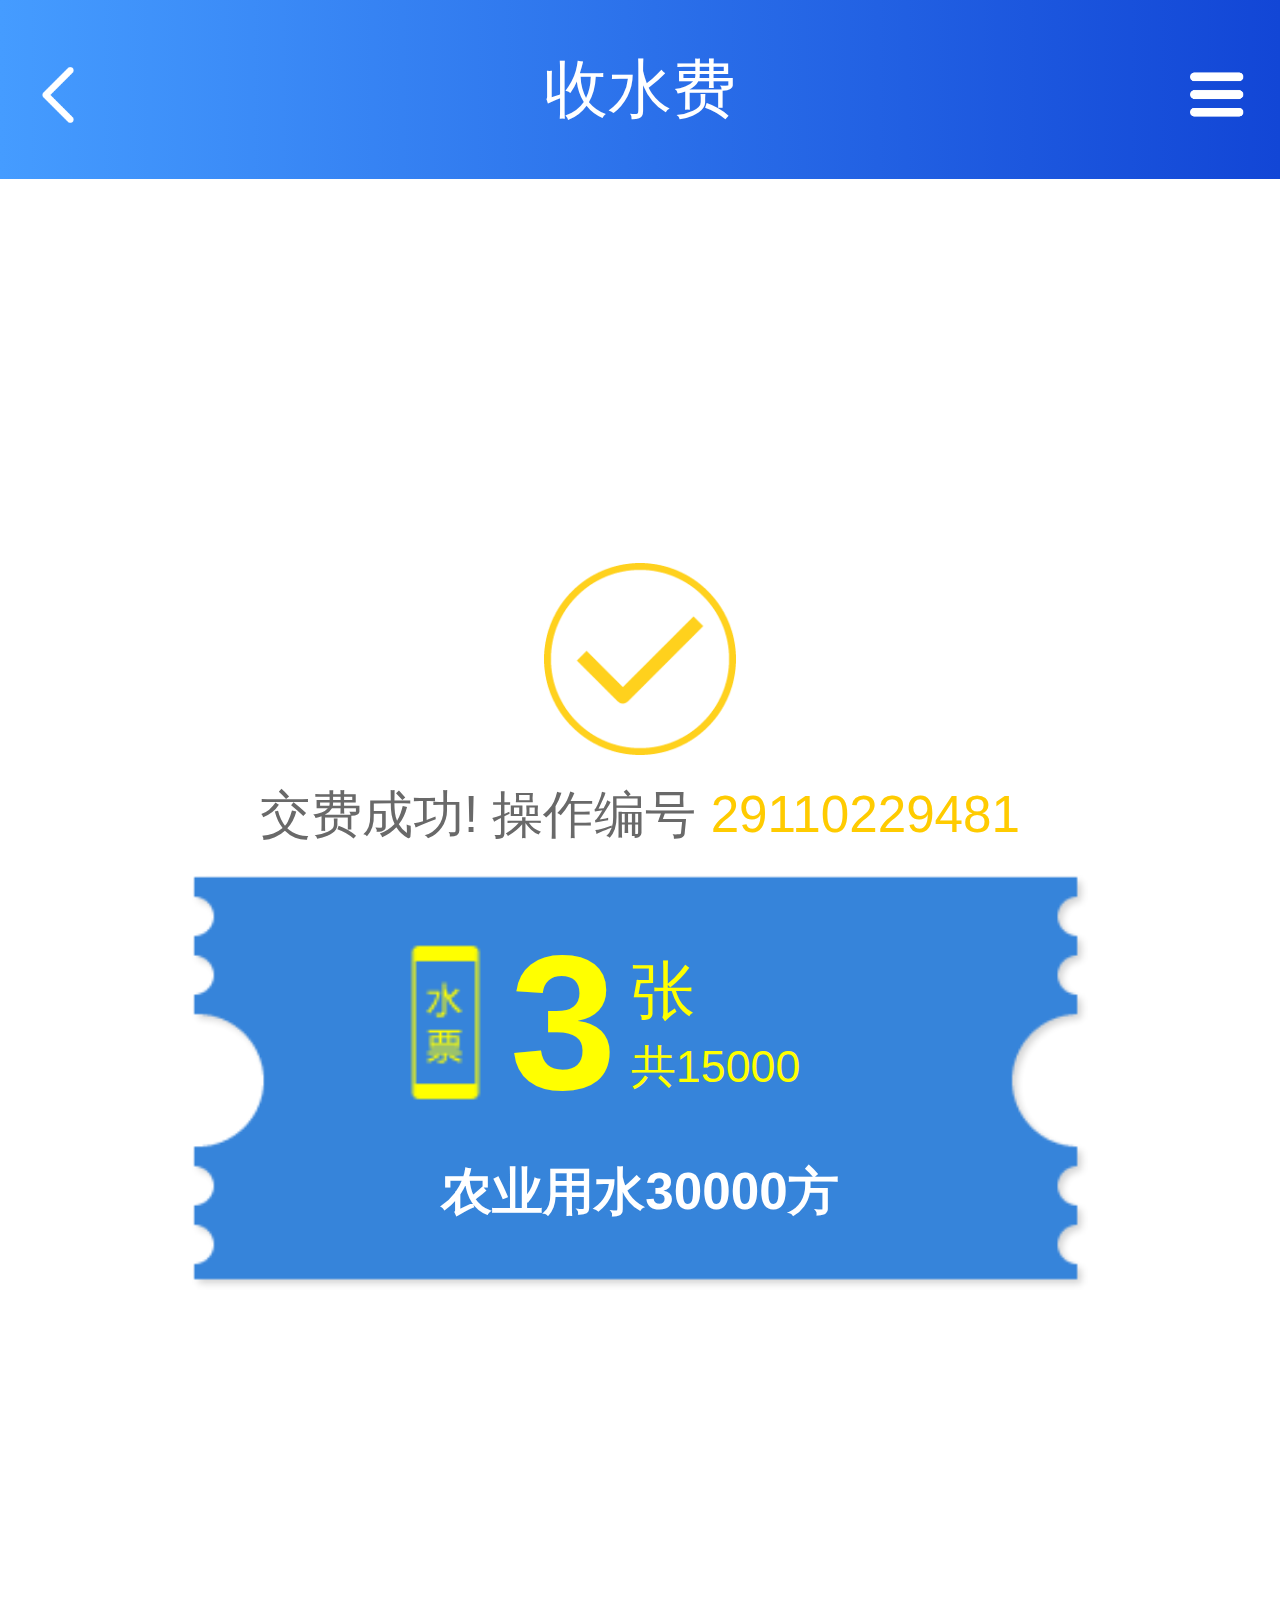
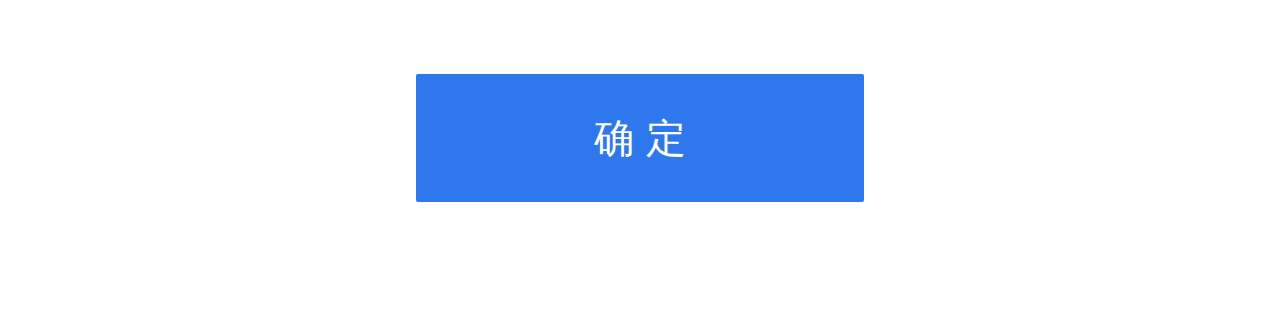
<file: payment-successful.html>
<!DOCTYPE html>
<html lang="en">
<head>
    <meta charset="UTF-8">
    <title>02收水费-2交费成功</title>
    <meta name="viewport"
          content="width=device-width, user-scalable=no, initial-scale=1.0, maximum-scale=1.0, minimum-scale=1.0">
    <meta http-equiv="X-UA-Compatible" content="ie=edge">
    <link rel="stylesheet" href="./public/css/reset.css">
    <link rel="stylesheet" href="./public/layui/css/layui.css">
    <link rel="stylesheet" href="fonts/style.css">
    <link rel="stylesheet" href="fonts/iconfont.css">
    <link rel="stylesheet" href="css/herder.css">
    <link rel="stylesheet" href="css/success.css">
    <script src="./public/js/jquery-3.2.1.js"></script>
    <script src="js/index.min.js"></script>
</head>
<body>
<!--头部-->
<header>
    <ul class="h-nav">
        <li><img src="img/fan.png" alt="" onclick="javascript:window.history.back()"></li>
        <li>收水费</li>
        <li ><img src="img/dan.png" class="slider" alt="">
        <div class="drop">
            <ol>
                <li><a href="#"><i class="iconfont icon-weibiaoti11-copy"></i>&nbsp; 返回首页</a></li>
                <li><a href="#"><i class="iconfont icon-xiugaimima"></i>&nbsp; 修改密码</a></li>
                <li><a href="#"><i class="iconfont icon-weibiaoti1"></i> &nbsp;退出登录</a></li>
            </ol>
        </div>
        </li>
    </ul>

</header>
<!--内容-->
<section>
    
    <!--<h2>用水户信息添加</h2>

    <form class="layui-form" action="">

        <div class="layui-form-item">
            <label class="layui-form-label">用水户编号</label>
            <div class="layui-input-inline">
                <input type="text" name="title" required  lay-verify="required" placeholder="请输入用水户编号" autocomplete="off" class="layui-input">
            </div>
        </div>
        <div class="grey"></div>
        <div class="layui-form-item">
        <label class="layui-form-label">用水户名称</label>
        <div class="layui-input-inline">
            <input type="text" name="title" required  lay-verify="required" placeholder="请输入用水户名称"  autocomplete="off" class="layui-input">
        </div>
    </div>
         <div class="layui-form-item">
           <label class="layui-form-label">所属管理处</label>
           <div class="layui-input-inline">
               <select name="city" lay-verify="required">
                   <option value="">请选择所属管理处</option>
                   <option value="0">管理处1</option>
                   <option value="1">管理处2</option>

               </select>
           </div>
       </div>
        <div class="layui-form-item">
           <label class="layui-form-label">涉及渠系</label>
           <div class="layui-input-inline">
               <select name="city" lay-verify="required">
                   <option value="">请选择对应的渠系名称</option>
                   <option value="0">渠系1</option>
                   <option value="1">渠系2</option>

               </select>
           </div>
       </div>

       &lt;!&ndash; <div class="grey"></div>
        <div class="layui-form-item">
            <label class="layui-form-label">用水类型</label>
            <div class="layui-input-inline">
                <select name="city" lay-verify="required">
                    <option value="0">农业用水</option>
                    <option value="1">工业用水</option>

                </select>
            </div>
        </div>

        <div class="layui-form-item">
            <label class="layui-form-label">使用水票</label>
            <div class="layui-input-inline fei">
                <input type="text" name="title" required  lay-verify="required" placeholder="请输入小写数字" autocomplete="off" class="layui-input">
                <span> 张 </span>
            </div>
        </div>
        <div class="layui-form-item">
            <label class="layui-form-label">合计水量</label>
            <div class="layui-input-inline fei">
                <input type="text" name="title" required  lay-verify="required" disabled value="自动计算" autocomplete="off" class="layui-input">
                <span> 方 </span>
            </div>
        </div>&ndash;&gt;

            <div class="sub">
                <button class="layui-btn layui-btn-normal" lay-submit lay-filter="formDemo">保 存</button>
                &lt;!&ndash;<button type="reset" class="layui-btn layui-btn-primary">重置</button>&ndash;&gt;
            </div>

    </form>-->

</section>
<div class="ka">
    <h1><img src="img/dui.png" alt=""></h1>
    <p>交费成功! 操作编号 <span class="yellow">29110229481</span></p>
    <div class="_id">
        <img src="img/ka.png" class="card" alt="">
        <div class="num">
            <span class="left-">
                <img src="img/mob.png" alt="">
                <span>3</span>
            </span>
            <span class="right-">
                <span>张</span>
              <span> 共15000</span>
            </span>

            <p class="use">农业用水30000方</p>

        </div>
    </div>

    <div class="sub">
        <button class="layui-btn layui-btn-normal"> 确 定</button>
    </div>

</div>
<!--底部导航-->
<!--<footer>
    <ul class="nav">
        <li><a href="#" class="ac"><p class="icon-home-2"></p>首页</a></li>
        <li><a href="#"><p class="icon-user"></p>用户信息</a></li>
        <li><a href="#"><p class="icon-big"></p>信息查询</a></li>
        <li><a href="#"><p class="icon-count"></p>辅助计算</a></li>
    </ul>

</footer>-->



<script src="./public/layui/layui.all.js"></script>
<script src="js/home.js"></script>

<script>
    //JavaScript代码区域
    layui.use('element', function () {
        var element = layui.element;

    });
    nav._nav();
    $.drop();

</script>
</body>
</html>
</file>
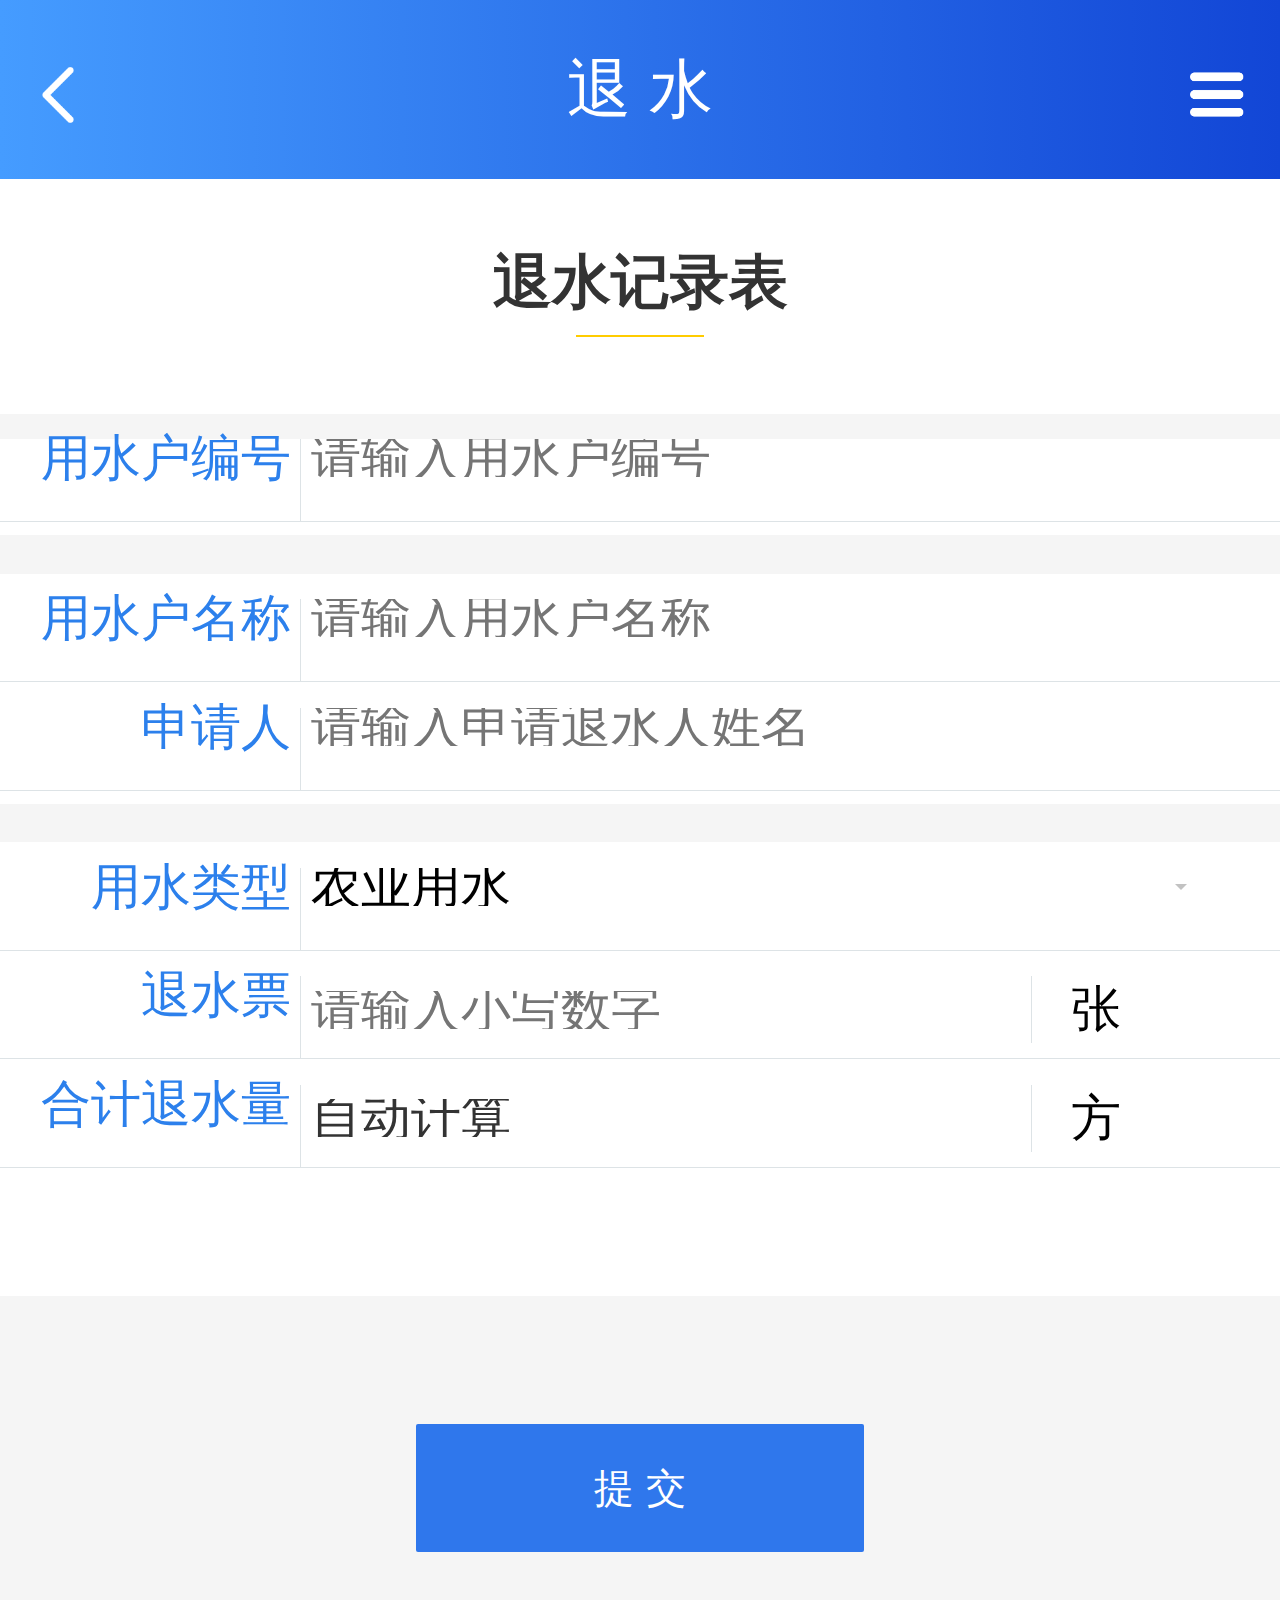
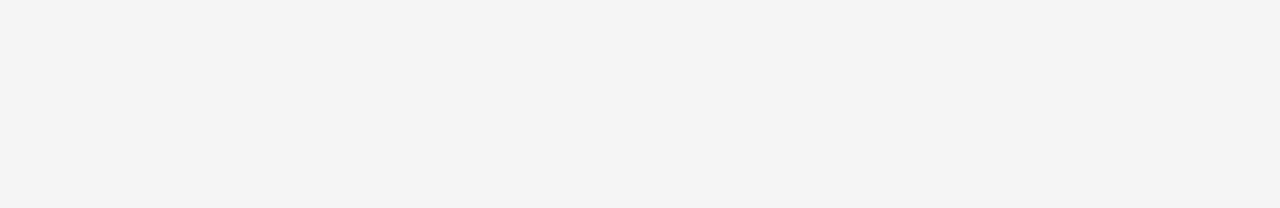
<file: reclamation-record-sheet.html>
<!DOCTYPE html>
<html lang="en">
<head>
    <meta charset="UTF-8">
    <title>05退水</title>
    <meta name="viewport"
          content="width=device-width, user-scalable=no, initial-scale=1.0, maximum-scale=1.0, minimum-scale=1.0">
    <meta http-equiv="X-UA-Compatible" content="ie=edge">
    <link rel="stylesheet" href="./public/css/reset.css">
    <link rel="stylesheet" href="./public/layui/css/layui.css">
    <link rel="stylesheet" href="fonts/style.css">
    <link rel="stylesheet" href="fonts/iconfont.css">
    <link rel="stylesheet" href="css/herder.css">
    <link rel="stylesheet" href="css/fess.css">
    <script src="./public/js/jquery-3.2.1.js"></script>
    <script src="js/index.min.js"></script>
</head>
<body>
<!--头部-->
<header>
    <ul class="h-nav">
        <li><img src="img/fan.png" alt="" onclick="javascript:window.history.back()"></li>
        <li>退 水</li>
        <li ><img src="img/dan.png" class="slider" alt="">
        <div class="drop">
            <ol>
                <li><a href="#"><i class="iconfont icon-weibiaoti11-copy"></i>&nbsp; 返回首页</a></li>
                <li><a href="#"><i class="iconfont icon-xiugaimima"></i>&nbsp; 修改密码</a></li>
                <li><a href="#"><i class="iconfont icon-weibiaoti1"></i> &nbsp;退出登录</a></li>
            </ol>
        </div>
        </li>
    </ul>

</header>
<!--内容-->
<section>
    <h2>退水记录表</h2>

    <form class="layui-form" action="">

        <div class="layui-form-item">
            <label class="layui-form-label">用水户编号</label>
            <div class="layui-input-inline">
                <input type="text" name="title" required  lay-verify="required" placeholder="请输入用水户编号" autocomplete="off" class="layui-input">
            </div>
        </div>
        <div class="grey"></div>
        <div class="layui-form-item">
        <label class="layui-form-label">用水户名称</label>
        <div class="layui-input-inline">
            <input type="text" name="title" required  lay-verify="required" placeholder="请输入用水户名称"  autocomplete="off" class="layui-input">
        </div>
    </div>
        <div class="layui-form-item">
        <label class="layui-form-label">申请人</label>
        <div class="layui-input-inline">
            <input type="text" name="title" required  lay-verify="required" placeholder="请输入申请退水人姓名"  autocomplete="off" class="layui-input">
        </div>
    </div>

        <div class="grey"></div>
        <div class="layui-form-item">
            <label class="layui-form-label">用水类型</label>
            <div class="layui-input-inline">
                <select name="city" lay-verify="required">
                    <option value="0">农业用水</option>
                    <option value="1">工业用水</option>

                </select>
            </div>
        </div>

        <div class="layui-form-item">
            <label class="layui-form-label">退水票</label>
            <div class="layui-input-inline fei">
                <input type="text" name="title" required  lay-verify="required" placeholder="请输入小写数字" autocomplete="off" class="layui-input">
                <span> 张 </span>
            </div>
        </div>
        <div class="layui-form-item">
            <label class="layui-form-label">合计退水量</label>
            <div class="layui-input-inline fei">
                <input type="text" name="title" required  lay-verify="required" disabled value="自动计算" autocomplete="off" class="layui-input">
                <span> 方 </span>
            </div>
        </div>

            <div class="sub">
                <button class="layui-btn layui-btn-normal" lay-submit lay-filter="formDemo">提 交</button>
                <!--<button type="reset" class="layui-btn layui-btn-primary">重置</button>-->
            </div>

    </form>

</section>
<!--底部导航-->
<!--<footer>
    <ul class="nav">
        <li><a href="#" class="ac"><p class="icon-home-2"></p>首页</a></li>
        <li><a href="#"><p class="icon-user"></p>用户信息</a></li>
        <li><a href="#"><p class="icon-big"></p>信息查询</a></li>
        <li><a href="#"><p class="icon-count"></p>辅助计算</a></li>
    </ul>

</footer>-->



<script src="./public/layui/layui.all.js"></script>
<script src="js/home.js"></script>

<script>
    //JavaScript代码区域
    layui.use('element', function () {
        var element = layui.element;

    });
    nav._nav();
    $.drop();

</script>
</body>
</html>
</file>
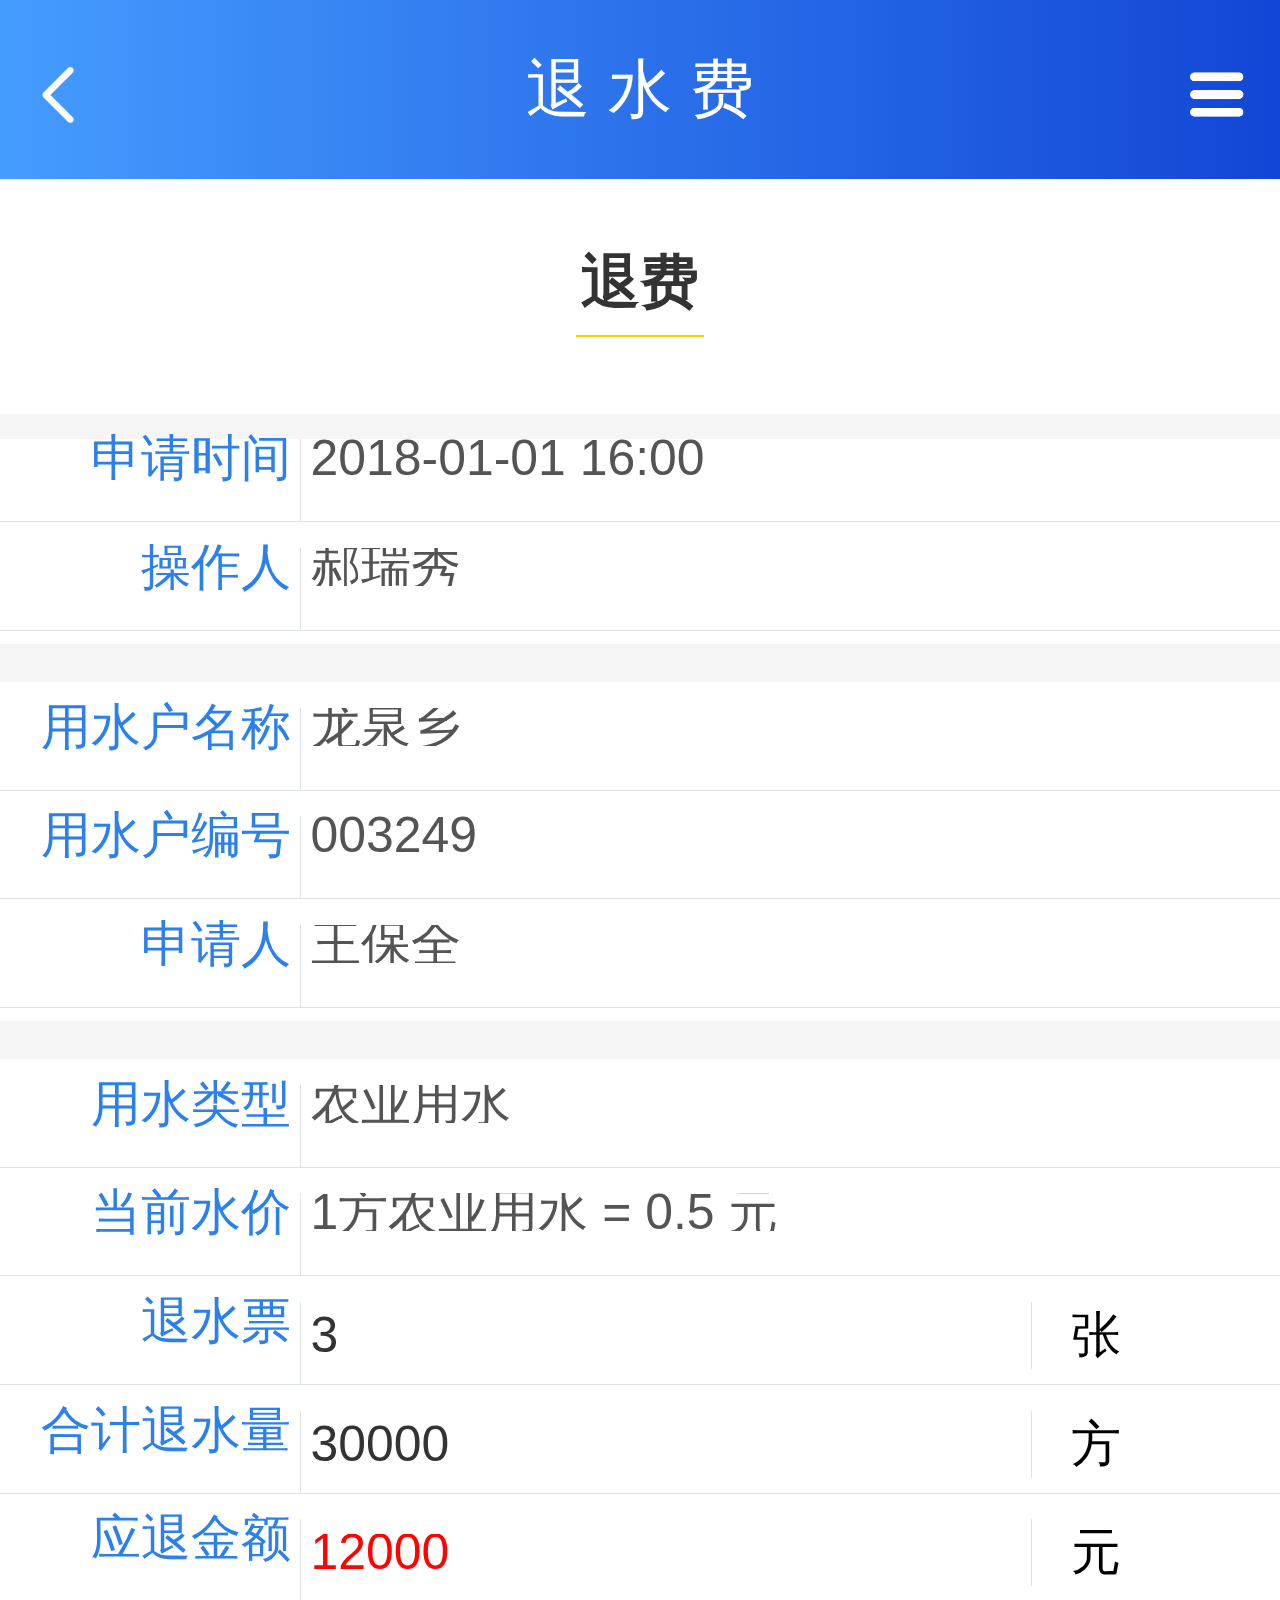
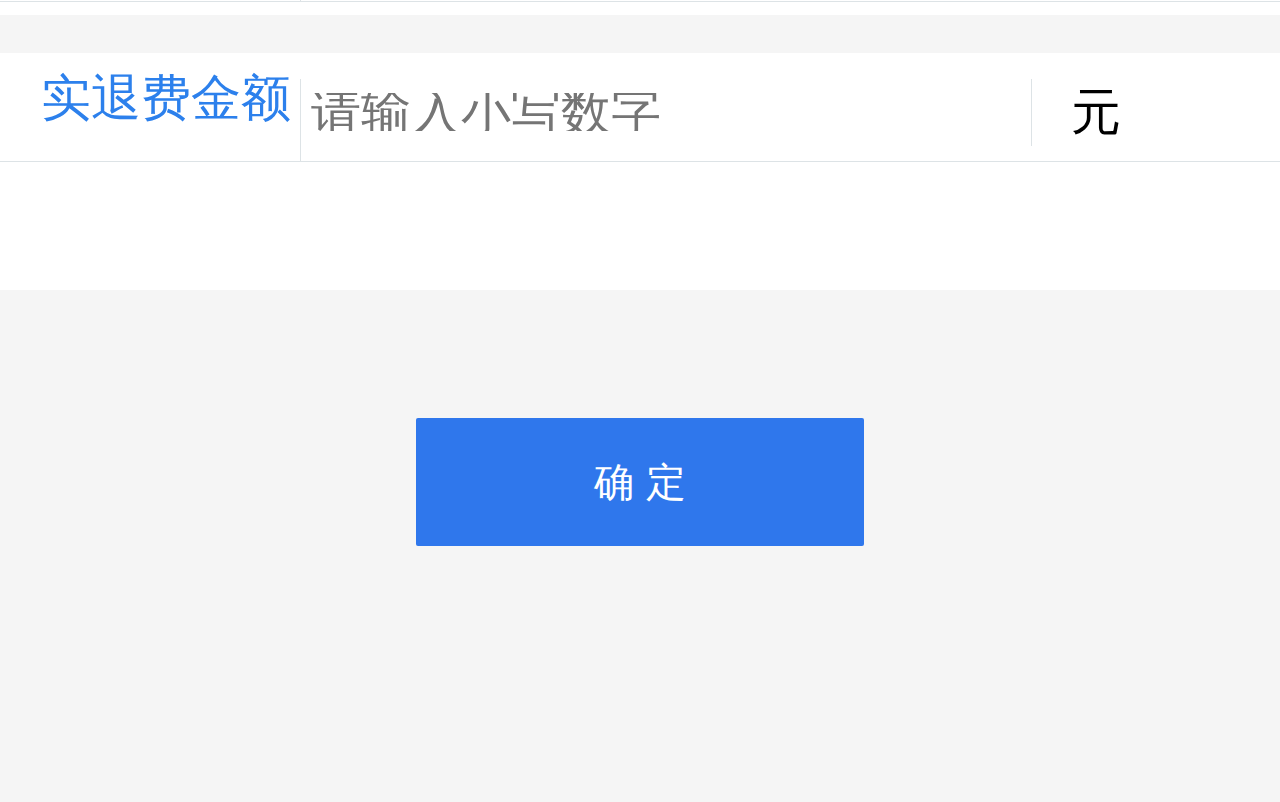
<file: return-fee.html>
<!DOCTYPE html>
<html lang="en">
<head>
    <meta charset="UTF-8">
    <title>03退水费-2退费</title>
    <meta name="viewport"
          content="width=device-width, user-scalable=no, initial-scale=1.0, maximum-scale=1.0, minimum-scale=1.0">
    <meta http-equiv="X-UA-Compatible" content="ie=edge">
    <link rel="stylesheet" href="./public/css/reset.css">
    <link rel="stylesheet" href="./public/layui/css/layui.css">
    <link rel="stylesheet" href="fonts/style.css">
    <link rel="stylesheet" href="fonts/iconfont.css">
    <link rel="stylesheet" href="css/herder.css">
    <link rel="stylesheet" href="css/fess.css">
    <script src="./public/js/jquery-3.2.1.js"></script>
    <script src="js/index.min.js"></script>
</head>
<body>
<!--头部-->
<header>
    <ul class="h-nav">
        <li><img src="img/fan.png" alt="" onclick="javascript:window.history.back()"></li>
        <li>退 水 费</li>
        <li ><img src="img/dan.png" class="slider" alt="">
        <div class="drop">
            <ol>
                <li><a href="#"><i class="iconfont icon-weibiaoti11-copy"></i>&nbsp; 返回首页</a></li>
                <li><a href="#"><i class="iconfont icon-xiugaimima"></i>&nbsp; 修改密码</a></li>
                <li><a href="#"><i class="iconfont icon-weibiaoti1"></i> &nbsp;退出登录</a></li>
            </ol>
        </div>
        </li>
    </ul>

</header>
<!--内容-->
<section>
    <h2>退费</h2>

    <form class="layui-form" action="">

        <div class="layui-form-item">
            <label class="layui-form-label">申请时间</label>
            <div class="layui-input-inline">
                <input type="text" name="title" required  disabled lay-verify="required" value="2018-01-01 16:00" autocomplete="off" class="layui-input">
            </div>
        </div>
        <div class="layui-form-item">
            <label class="layui-form-label">操作人</label>
            <div class="layui-input-inline">
                <input type="text" name="title" required disabled  lay-verify="required"value="郝瑞秀" autocomplete="off" class="layui-input">
            </div>
        </div>

        <div class="grey"></div>
        <div class="layui-form-item">
        <label class="layui-form-label">用水户名称</label>
        <div class="layui-input-inline">
            <input type="text" name="title" required disabled lay-verify="required" value="龙泉乡" autocomplete="off" class="layui-input">
        </div>
    </div>
        <div class="layui-form-item">
        <label class="layui-form-label">用水户编号</label>
        <div class="layui-input-inline">
            <input type="text" name="title" required disabled  lay-verify="required" value="003249" autocomplete="off" class="layui-input">
        </div>
    </div>
        <div class="layui-form-item">
        <label class="layui-form-label">申请人</label>
        <div class="layui-input-inline">
            <input type="text" name="title" required disabled  lay-verify="required" value="王保全" autocomplete="off" class="layui-input">
        </div>
    </div>
        <div class="grey"></div>
       <!-- <div class="layui-form-item">
            <label class="layui-form-label">用水类型</label>
            <div class="layui-input-inline">
                <select name="city" lay-verify="required">
                    <option value="0">农业用水</option>
                    <option value="1">工业用水</option>

                </select>
            </div>
        </div>-->
        <div class="layui-form-item">
            <label class="layui-form-label">用水类型</label>
            <div class="layui-input-inline">
                <input type="text" name="title" required disabled lay-verify="required"  value="农业用水" autocomplete="off" class="layui-input">
            </div>
        </div>
        <div class="layui-form-item">
            <label class="layui-form-label">当前水价</label>
            <div class="layui-input-inline">
                <input type="text" name="title" required disabled  lay-verify="required"  value="1方农业用水 = 0.5 元" autocomplete="off" class="layui-input">
            </div>
        </div>
        <div class="layui-form-item">
            <label class="layui-form-label">退水票</label>
            <div class="layui-input-inline fei">
                <input type="text" name="title" required  disabled lay-verify="required" value="3" autocomplete="off" class="layui-input">
                <span> 张 </span>
            </div>
        </div>
        <div class="layui-form-item">
            <label class="layui-form-label">合计退水量</label>
            <div class="layui-input-inline fei">
                <input type="text" name="title" required disabled  lay-verify="required" value="30000" autocomplete="off" class="layui-input">
                <span> 方 </span>
            </div>
        </div>
        <div class="layui-form-item">
            <label class="layui-form-label">应退金额</label>
            <div class="layui-input-inline fei">
                <input type="text" name="title" required  disabled lay-verify="required" value="12000"autocomplete="off" class="layui-input red">
                <span> 元 </span>
            </div>
        </div>

        <div class="grey"></div>
        <div class="layui-form-item">
            <label class="layui-form-label">实退费金额</label>
            <div class="layui-input-inline fei">
                <input type="text" name="title" required  lay-verify="required" placeholder="请输入小写数字" autocomplete="off" class="layui-input">
                <span> 元 </span>
            </div>
        </div>
            <div class="sub">
                <button class="layui-btn layui-btn-normal" lay-submit lay-filter="formDemo">确 定</button>
                <!--<button type="reset" class="layui-btn layui-btn-primary">重置</button>-->
            </div>

    </form>

</section>
<!--底部导航-->
<!--<footer>
    <ul class="nav">
        <li><a href="#" class="ac"><p class="icon-home-2"></p>首页</a></li>
        <li><a href="#"><p class="icon-user"></p>用户信息</a></li>
        <li><a href="#"><p class="icon-big"></p>信息查询</a></li>
        <li><a href="#"><p class="icon-count"></p>辅助计算</a></li>
    </ul>

</footer>-->



<script src="./public/layui/layui.all.js"></script>
<script src="js/home.js"></script>

<script>
    //JavaScript代码区域
    layui.use('element', function () {
        var element = layui.element;

    });
    nav._nav();
    $.drop();

</script>
</body>
</html>
</file>
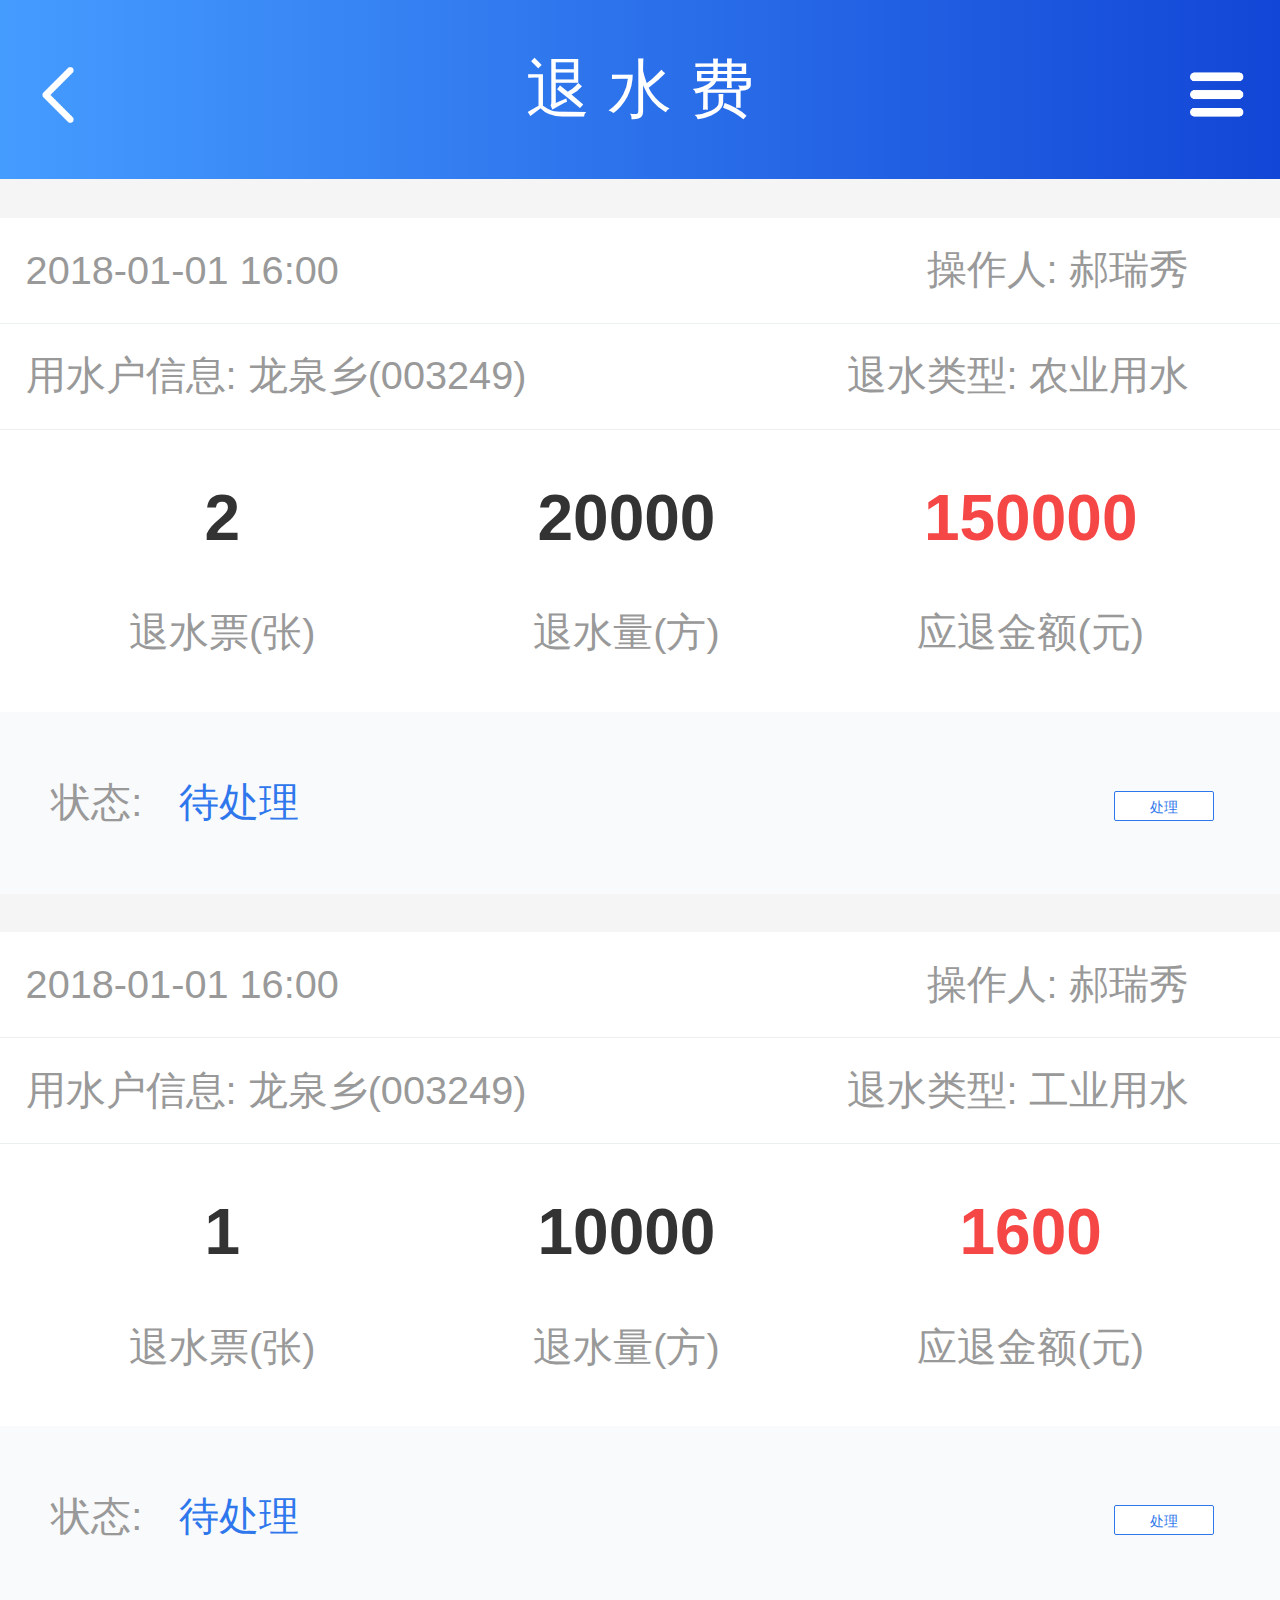
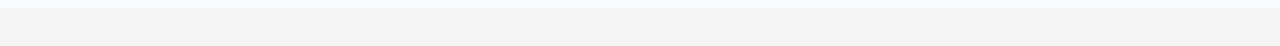
<file: return-fee_one.html>
<!DOCTYPE html>
<html lang="en">
<head>
    <meta charset="UTF-8">
    <title>03退水费-1</title>
    <meta name="viewport"
          content="width=device-width, user-scalable=no, initial-scale=1.0, maximum-scale=1.0, minimum-scale=1.0">
    <meta http-equiv="X-UA-Compatible" content="ie=edge">
    <link rel="stylesheet" href="./public/css/reset.css">
    <link rel="stylesheet" href="./public/layui/css/layui.css">
    <link rel="stylesheet" href="fonts/style.css">
    <link rel="stylesheet" href="fonts/iconfont.css">
    <link rel="stylesheet" href="css/herder.css">
    <link rel="stylesheet" href="css/return-fee.css">
    <script src="./public/js/jquery-3.2.1.js"></script>
    <script src="js/index.min.js"></script>
</head>
<body>
<!--头部-->
<header>
    <ul class="h-nav">
        <li><img src="img/fan.png" alt="" onclick="javascript:window.history.back()"></li>
        <li>退 水 费</li>
        <li ><img src="img/dan.png" class="slider" alt="">
        <div class="drop">
            <ol>
                <li><a href="#"><i class="iconfont icon-weibiaoti11-copy"></i>&nbsp; 返回首页</a></li>
                <li><a href="#"><i class="iconfont icon-xiugaimima"></i>&nbsp; 修改密码</a></li>
                <li><a href="#"><i class="iconfont icon-weibiaoti1"></i> &nbsp;退出登录</a></li>
            </ol>
        </div>
        </li>
    </ul>

</header>
<!--内容-->
<section>
    <div class="deal">
        <p class="tim">
            <span class="left">2018-01-01 16:00</span>
        <span class="right">
            <span>操作人:</span>
            <span>郝瑞秀</span>
        </span>
        </p>
        <p class="tim">
            <span class="left">
                <span>用水户信息:</span>
                <span>龙泉乡(003249)</span>
            </span>
            <span class="right">
            <span>退水类型:</span>
            <span>农业用水</span>
        </span>
        </p>
        <div class="num">
           <p class="ber">
               <span>2</span>
               <span>20000</span>
               <span class="red">150000</span>
           </p>
           <p class="str">
               <span>退水票(张)</span>
               <span>退水量(方)</span>
               <span>应退金额(元)</span>
           </p>
        </div>
        <div class="dai">
            <span class="left">
            <span>状态:</span>
            <span class="blue">待处理</span>
            </span>
            <span class="right">
               <a href="return-fee.html"> <button class="layui-btn layui-btn-primary">处理</button></a>
            </span>
        </div>
    </div>
    <div class="deal">
        <p class="tim">
            <span class="left">2018-01-01 16:00</span>
        <span class="right">
            <span>操作人:</span>
            <span>郝瑞秀</span>
        </span>
        </p>
        <p class="tim">
            <span class="left">
                <span>用水户信息:</span>
                <span>龙泉乡(003249)</span>
            </span>
            <span class="right">
            <span>退水类型:</span>
            <span>工业用水</span>
        </span>
        </p>
        <div class="num">
           <p class="ber">
               <span>1</span>
               <span>10000</span>
               <span class="red">1600</span>
           </p>
           <p class="str">
               <span>退水票(张)</span>
               <span>退水量(方)</span>
               <span>应退金额(元)</span>
           </p>
        </div>
        <div class="dai">
            <span class="left">
            <span>状态:</span>
            <span class="blue">待处理</span>
            </span>
            <span class="right">
                <button class="layui-btn layui-btn-primary">处理</button>
            </span>
        </div>
    </div>
</section>
<!--底部导航-->
<!--<footer>
    <ul class="nav">
        <li><a href="#" class="ac"><p class="icon-home-2"></p>首页</a></li>
        <li><a href="#"><p class="icon-user"></p>用户信息</a></li>
        <li><a href="#"><p class="icon-big"></p>信息查询</a></li>
        <li><a href="#"><p class="icon-count"></p>辅助计算</a></li>
    </ul>

</footer>-->



<script src="./public/layui/layui.all.js"></script>
<script src="js/home.js"></script>

<script>
    //JavaScript代码区域
    layui.use('element', function () {
        var element = layui.element;

    });
    nav._nav();
    $.drop();

</script>
</body>
</html>
</file>
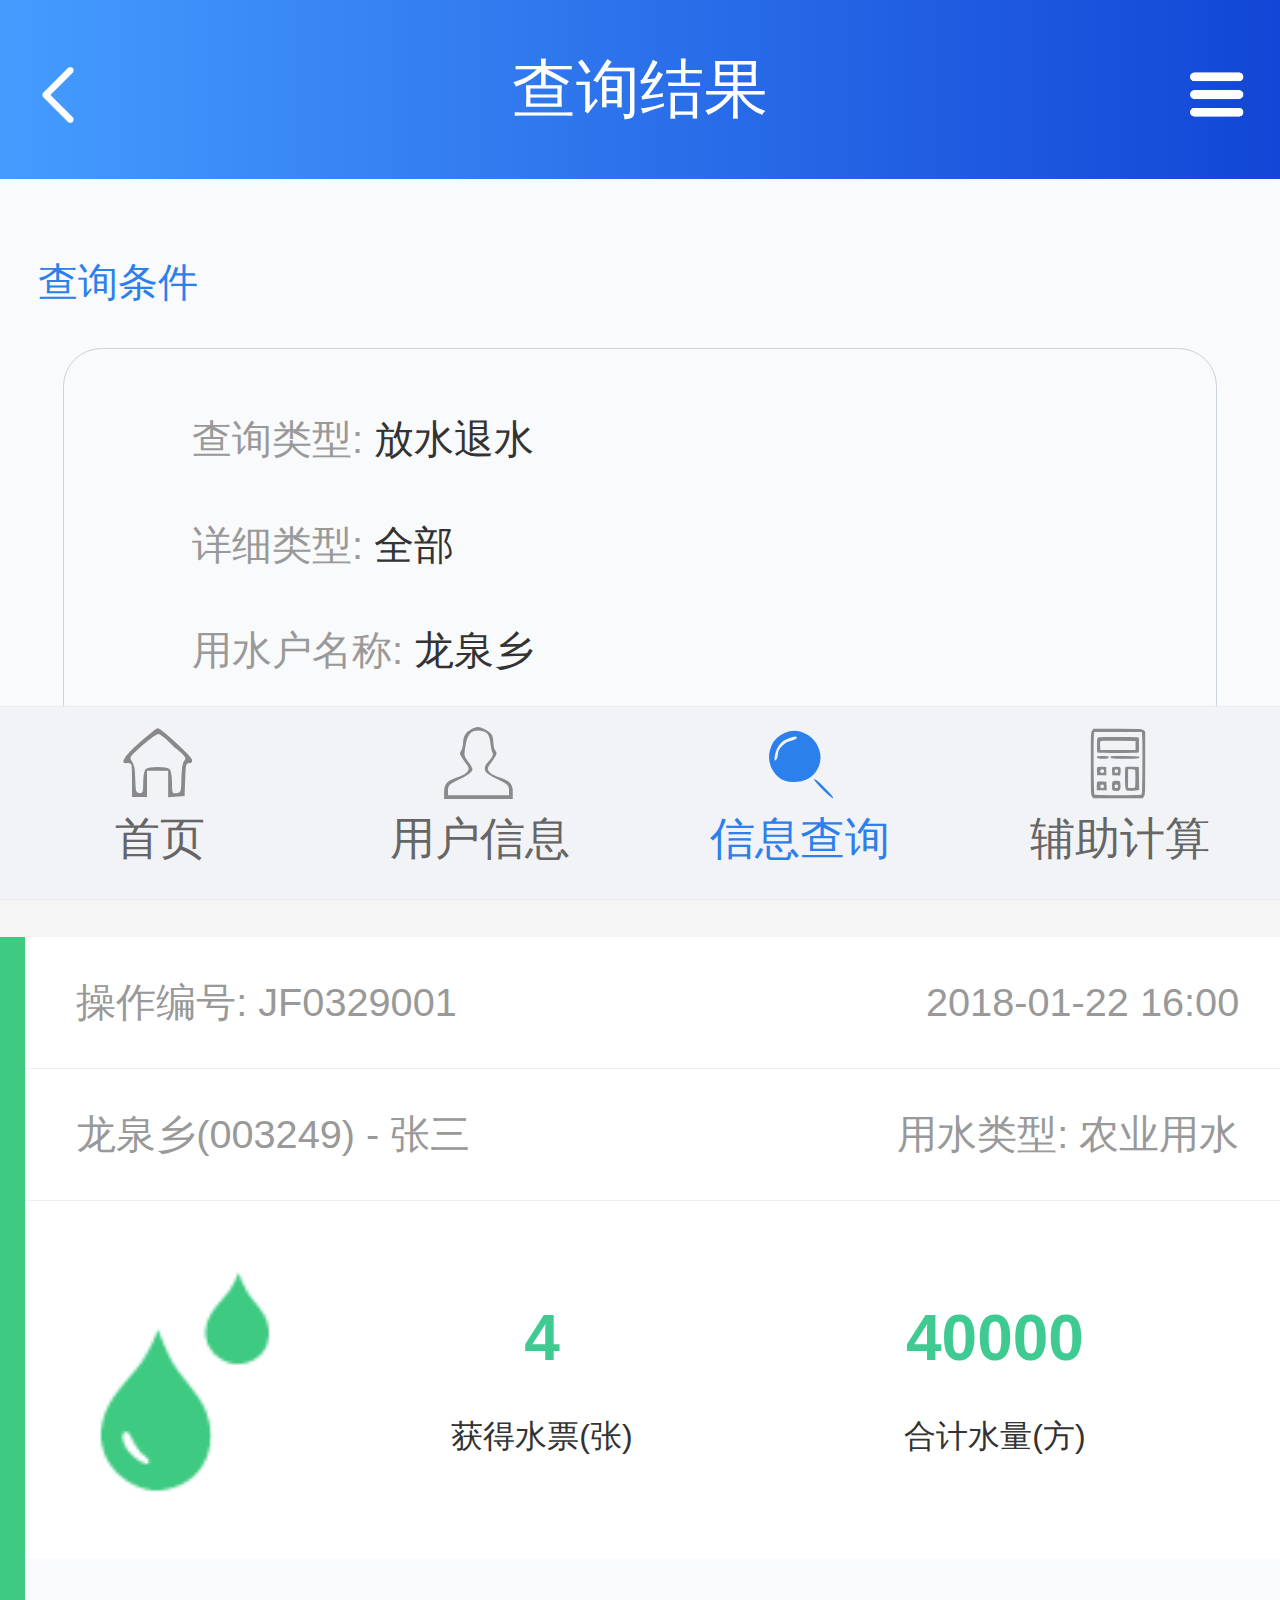
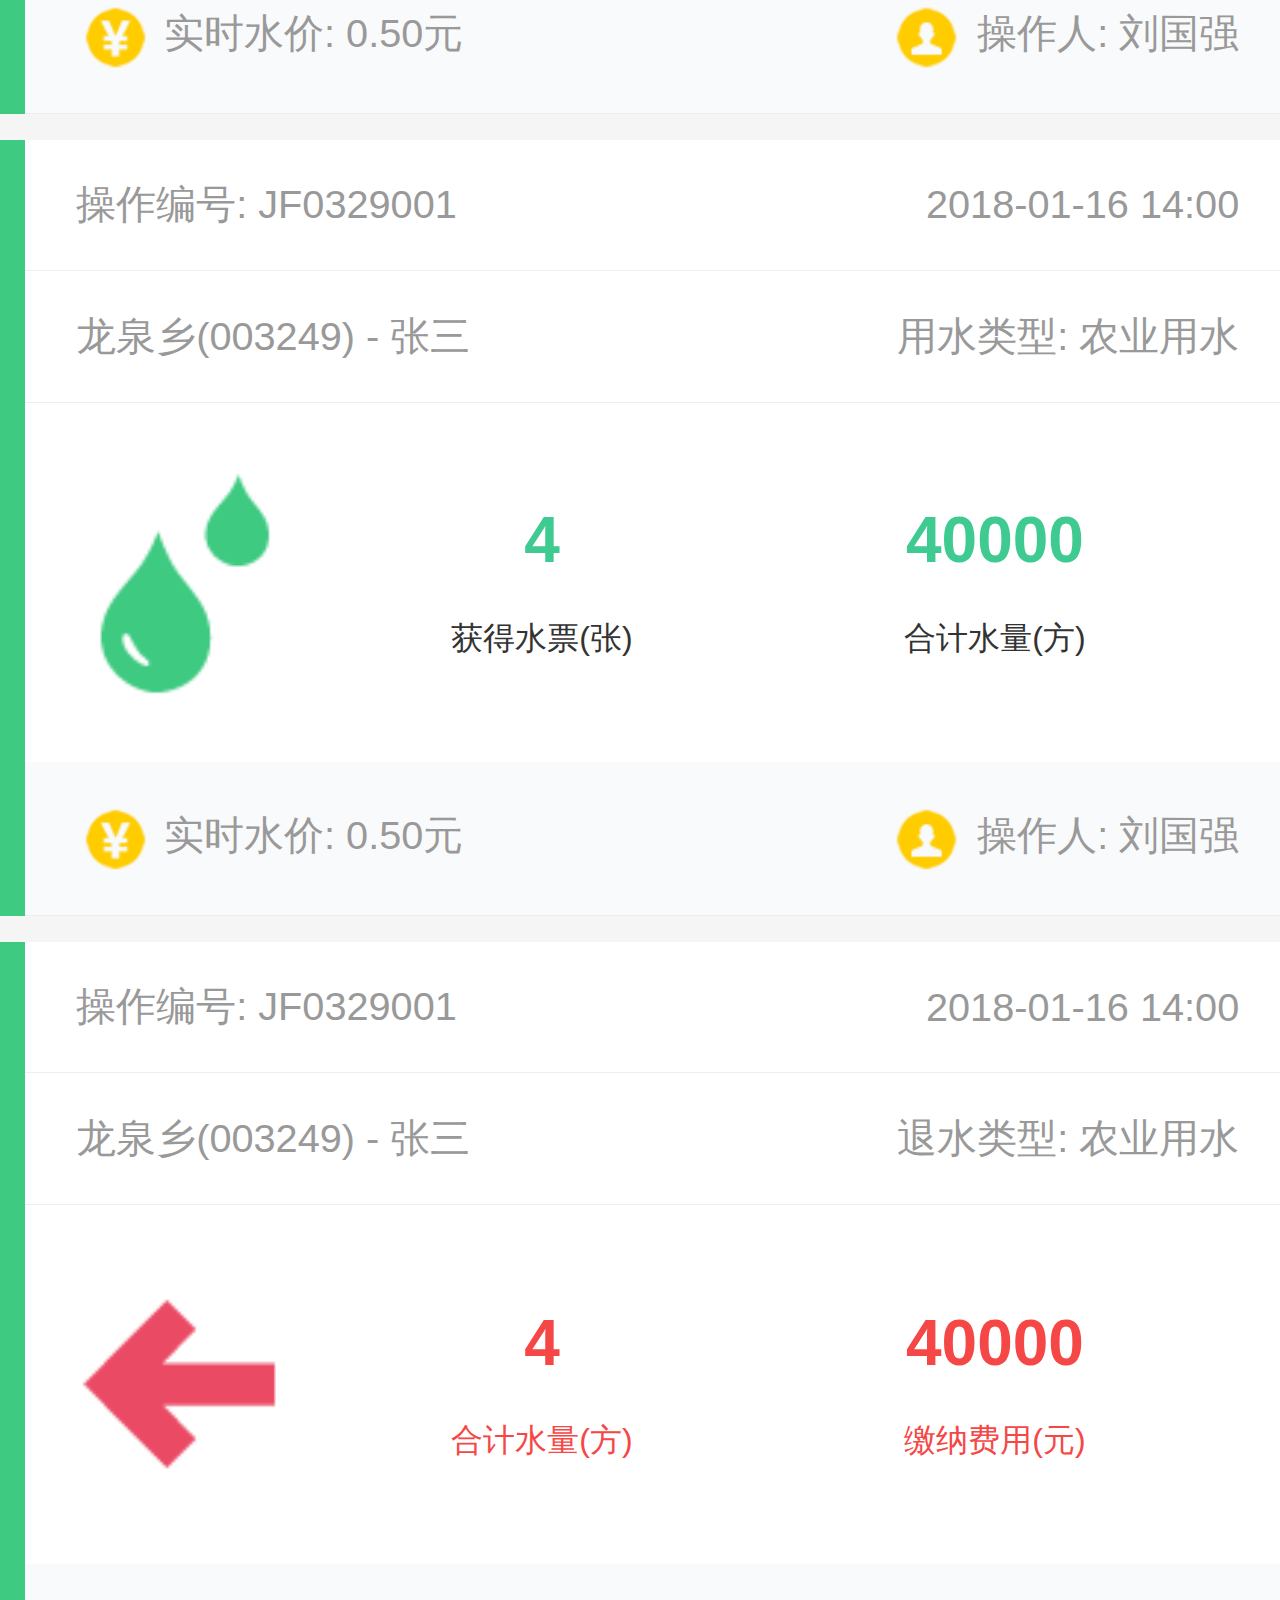
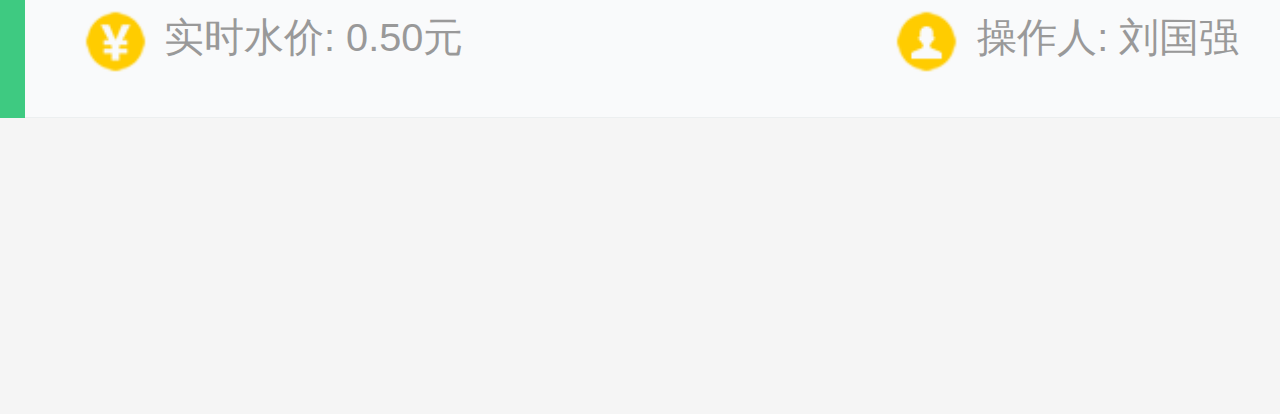
<file: search-result-one.html>
<!DOCTYPE html>
<html lang="en">
<head>
    <meta charset="UTF-8">
    <title>07信息查询-3放水退水</title>
    <meta name="viewport"
          content="width=device-width, user-scalable=no, initial-scale=1.0, maximum-scale=1.0, minimum-scale=1.0">
    <meta http-equiv="X-UA-Compatible" content="ie=edge">
    <link rel="stylesheet" href="./public/css/reset.css">
    <link rel="stylesheet" href="./public/layui/css/layui.css">
    <link rel="stylesheet" href="fonts/style.css">
    <link rel="stylesheet" href="fonts/iconfont.css">
    <link rel="stylesheet" href="css/herder.css">
    <link rel="stylesheet" href="css/search-result.css">
    <script src="./public/js/jquery-3.2.1.js"></script>
    <script src="js/index.min.js"></script>
</head>
<body>
<!--头部-->
<header>
    <ul class="h-nav">
        <li><img src="img/fan.png" alt="" onclick="javascript:window.history.back()"></li>
        <!--<li> </li>-->
        <li>查询结果</li>
        <li ><img src="img/dan.png" class="slider" alt="">
        <div class="drop">
            <ol>
                <li><a href="#"><i class="iconfont icon-weibiaoti11-copy"></i>&nbsp; 返回首页</a></li>
                <li><a href="#"><i class="iconfont icon-xiugaimima"></i>&nbsp; 修改密码</a></li>
                <li><a href="#"><i class="iconfont icon-weibiaoti1"></i> &nbsp;退出登录</a></li>
            </ol>
        </div>
        </li>
    </ul>

</header>
<!--内容-->
<section>
    <div class="condition">
        <h3>查询条件</h3>
        <div class="quire">
            <p><span>查询类型:</span> <span> 放水退水</span></p>
            <p><span>详细类型:</span> <span> 全部 </span></p>
            <p><span>用水户名称:</span> <span> 龙泉乡</span></p>

        </div>

    </div>
    <h3>共 3 条查询结果</h3>
    <div class="types">
        <p>
            <span class="left"><span>操作编号:</span> <span>JF0329001</span>
            </span>
            <span class="right">2018-01-22 16:00</span>
        </p>
        <p>
            <span class="left"><span>龙泉乡(003249) - 张三 </span>
            </span>
            <span class="right">
                <span>用水类型:</span>
                <span>农业用水</span>
            </span>
        </p>
        <ul>
            <li>
                <p class="_left">
                    <img src="img/water.png" alt="">
                </p>
                <p class="_right">
                    <span class="green">4</span>
                    <span class="green">40000</span>
                    <span>获得水票(张)</span>
                    <span>合计水量(方)</span>
                </p>

            </li>
            <!--<li>
                <span>4</span>
                <span>40000</span>
                <span>20000</span>
            </li>
            <li>
                <span>获得水票(张)</span>
                <span>合计水量(方)</span>
                <span>缴纳费用(元)</span>
            </li>-->
        </ul>
        <p class="pic">
            <span class="left">
                <span><img src="img/rmb.png" class="tu" alt=""></span>
            <span >实时水价:</span>
            <span>0.50元</span>
                 </span>
            <span class="right">
                <span><img src="img/per.png" class="tu" alt=""></span>
            <span >操作人:</span>
            <span>刘国强</span>
                 </span>
        </p>
    </div>
    <div class="types">
        <p>
            <span class="left"><span>操作编号:</span> <span>JF0329001</span>
            </span>
            <span class="right">2018-01-16 14:00</span>
        </p>
        <p>
            <span class="left"><span>龙泉乡(003249) - 张三 </span>
            </span>
            <span class="right">
                <span>用水类型:</span>
                <span>农业用水</span>
            </span>
        </p>
        <ul>
            <li>
                <p class="_left">
                    <img src="img/water.png" alt="">
                </p>
                <p class="_right">
                <span class="green">4</span>
                <span class="green">40000</span>
                        <span>获得水票(张)</span>
                        <span>合计水量(方)</span>
                </p>

            </li>

        </ul>
        <p class="pic">
            <span class="left">
                <span><img src="img/rmb.png" class="tu" alt=""></span>
            <span >实时水价:</span>
            <span>0.50元</span>
                 </span>
            <span class="right">
                <span><img src="img/per.png" class="tu" alt=""></span>
            <span >操作人:</span>
            <span>刘国强</span>
                 </span>
        </p>
    </div>

    <div class="types">
        <p>
            <span class="left"><span>操作编号:</span> <span>JF0329001</span>
            </span>
            <span class="right">2018-01-16 14:00</span>
        </p>
        <p>
            <span class="left"><span>龙泉乡(003249) - 张三 </span>
            </span>
            <span class="right">
                <span>退水类型:</span>
                <span>农业用水</span>
            </span>
        </p>
        <ul class="jing">
            <!--<li>
                <span>4</span>
                <span>40000</span>
                <span>20000</span>
            </li>
            <li>
                <span>获得水票(张)</span>
                <span>合计水量(方)</span>
                <span>缴纳费用(元)</span>
            </li>-->
            <li>
                <p class="_left">
                    <img src="img/jian.png" alt="">
                </p>
                <p class="_right">
                    <span class="red">4</span>
                    <span class="red">40000</span>
                    <span>合计水量(方)</span>
                    <span>缴纳费用(元)</span>
                </p>

            </li>
        </ul>
        <p class="pic">
            <span class="left">
                <span><img src="img/rmb.png" class="tu" alt=""></span>
            <span >实时水价:</span>
            <span>0.50元</span>
                 </span>
            <span class="right">
                <span><img src="img/per.png" class="tu" alt=""></span>
            <span >操作人:</span>
            <span>刘国强</span>
                 </span>
        </p>
    </div>

</section>
<br>

<!--底部导航-->
<footer>
    <ul class="nav">
        <li><a href="#" ><p class="icon-home"></p>首页</a></li>
        <li><a href="#"><p class="icon-user"></p>用户信息</a></li>
        <li><a href="#" class="ac"><p class="icon-big-2"></p>信息查询</a></li>
        <li><a href="#" ><p class="icon-count"></p>辅助计算</a></li>
    </ul>

</footer>



<script src="./public/layui/layui.all.js"></script>
<script src="js/home.js"></script>

<script>
    //JavaScript代码区域
    layui.use('element', function () {
        var element = layui.element;

    });
    nav._nav();
    $.drop();

    //时间
    layui.use('laydate', function(){
        var laydate = layui.laydate;

        //执行一个laydate实例
        laydate.render({
            elem: '#test1' //指定元素
        });
        laydate.render({
            elem: '#test01' //指定元素
        });
    });

</script>
</body>
</html>
</file>
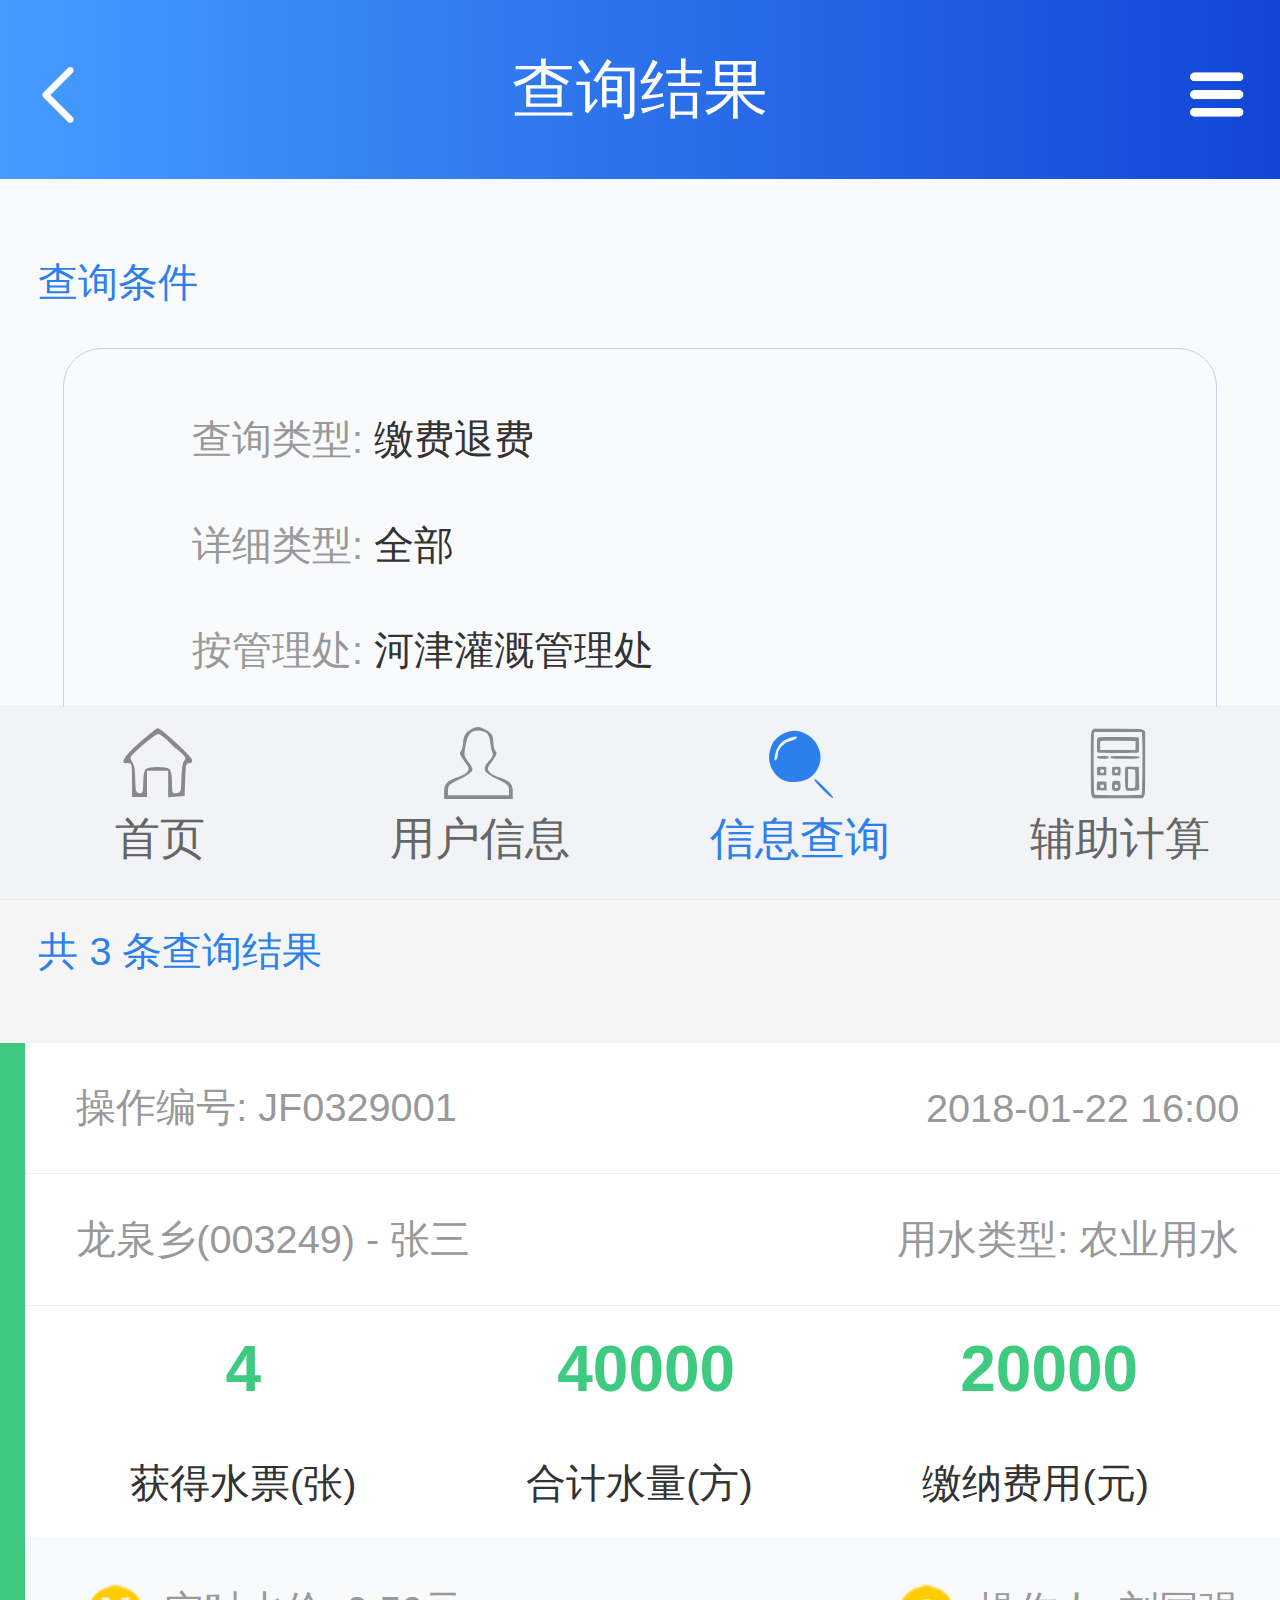
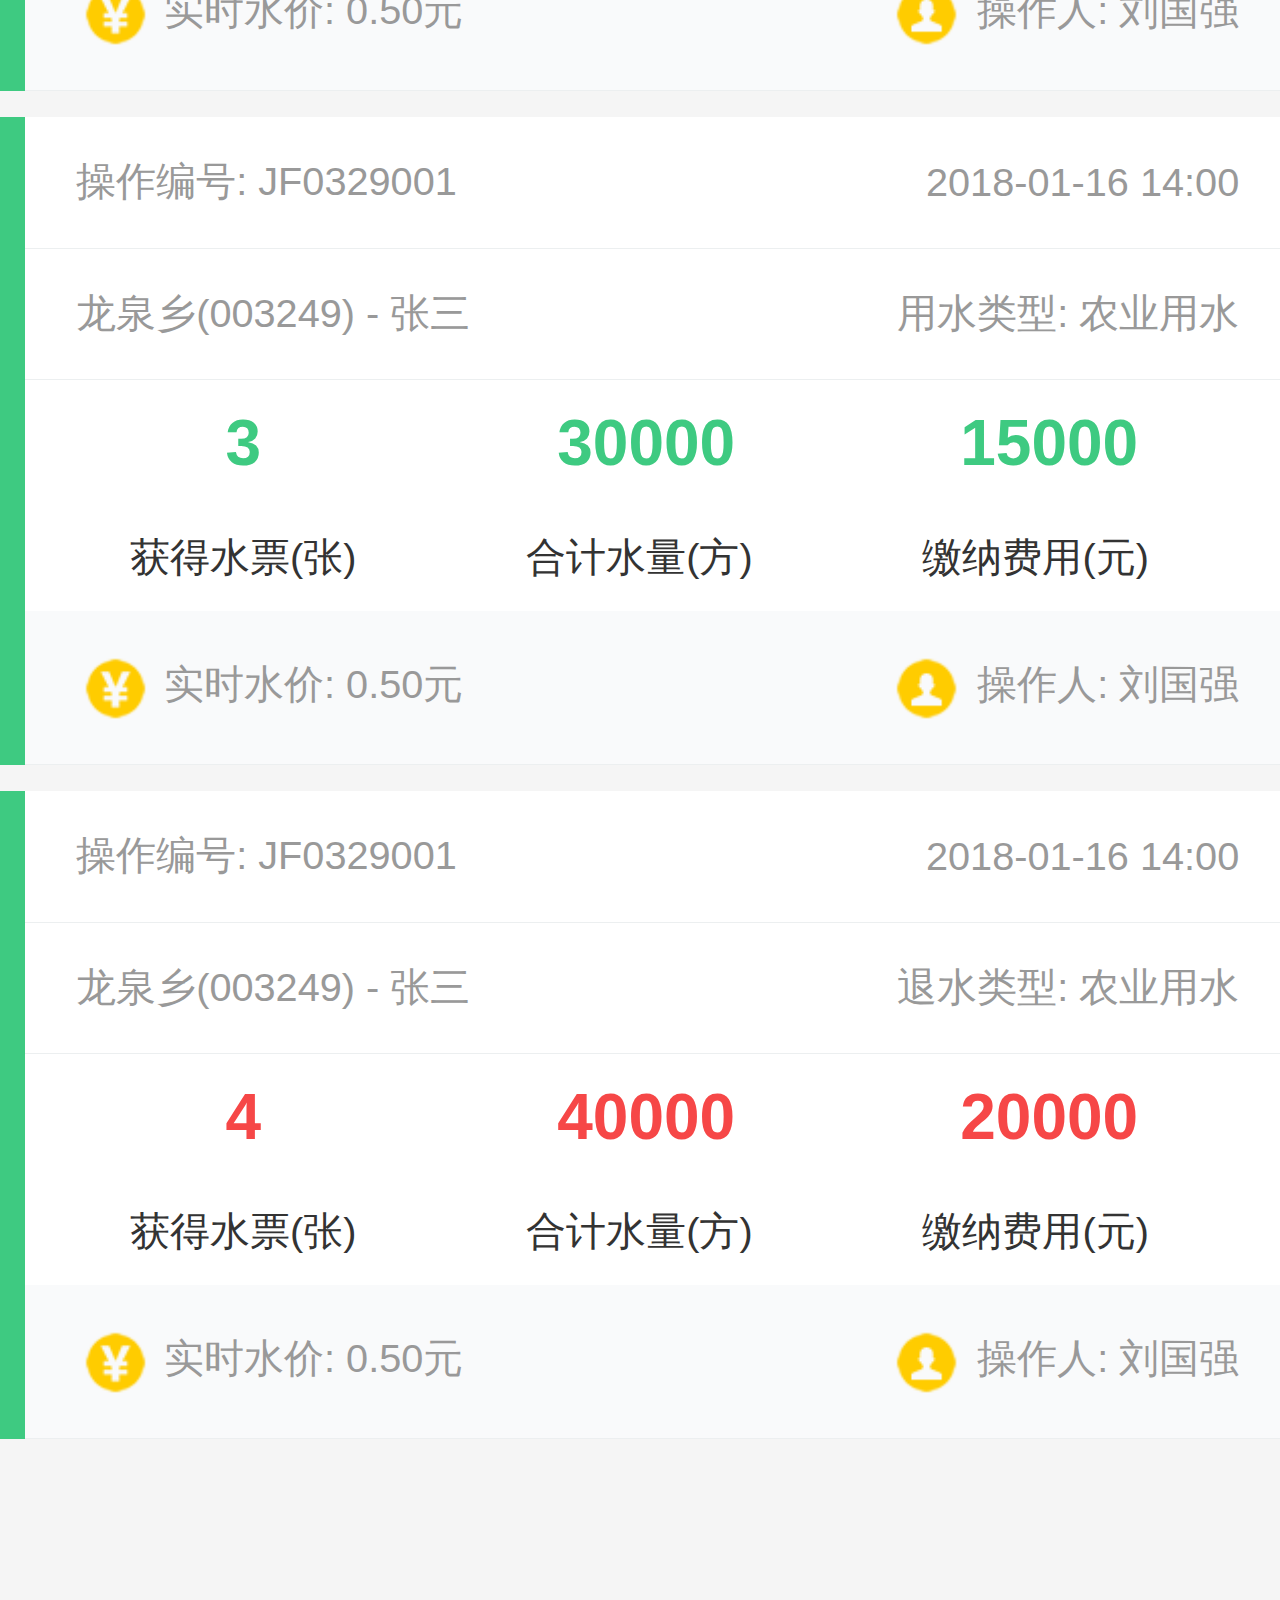
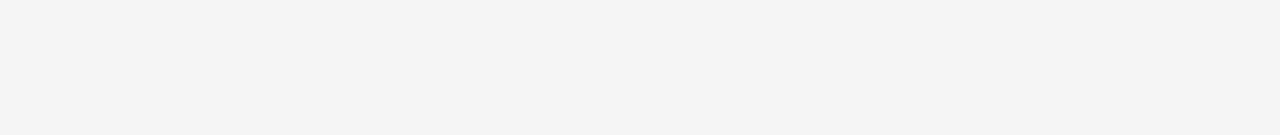
<file: search-result.html>
<!DOCTYPE html>
<html lang="en">
<head>
    <meta charset="UTF-8">
    <title>07信息查询-2缴费退费</title>
    <meta name="viewport"
          content="width=device-width, user-scalable=no, initial-scale=1.0, maximum-scale=1.0, minimum-scale=1.0">
    <meta http-equiv="X-UA-Compatible" content="ie=edge">
    <link rel="stylesheet" href="./public/css/reset.css">
    <link rel="stylesheet" href="./public/layui/css/layui.css">
    <link rel="stylesheet" href="fonts/style.css">
    <link rel="stylesheet" href="fonts/iconfont.css">
    <link rel="stylesheet" href="css/herder.css">
    <link rel="stylesheet" href="css/search-result.css">
    <script src="./public/js/jquery-3.2.1.js"></script>
    <script src="js/index.min.js"></script>
</head>
<body>
<!--头部-->
<header>
    <ul class="h-nav">
        <li><img src="img/fan.png" alt="" onclick="javascript:window.history.back()"></li>
        <!--<li> </li>-->
        <li>查询结果</li>
        <li ><img src="img/dan.png" class="slider" alt="">
        <div class="drop">
            <ol>
                <li><a href="#"><i class="iconfont icon-weibiaoti11-copy"></i>&nbsp; 返回首页</a></li>
                <li><a href="#"><i class="iconfont icon-xiugaimima"></i>&nbsp; 修改密码</a></li>
                <li><a href="#"><i class="iconfont icon-weibiaoti1"></i> &nbsp;退出登录</a></li>
            </ol>
        </div>
        </li>
    </ul>

</header>
<!--内容-->
<section>
    <div class="condition">
        <h3>查询条件</h3>
        <div class="quire">
            <p><span>查询类型:</span> <span> 缴费退费</span></p>
            <p><span>详细类型:</span> <span> 全部 </span></p>
            <p><span>按管理处:</span> <span> 河津灌溉管理处</span></p>
            <p><span>时间范围:</span> <span> 2018-01-01至2018-02-01</span></p>
        </div>

    </div>
    <h3>共 3 条查询结果</h3>
    <div class="types">
        <p>
            <span class="left"><span>操作编号:</span> <span>JF0329001</span>
            </span>
            <span class="right">2018-01-22 16:00</span>
        </p>
        <p>
            <span class="left"><span>龙泉乡(003249) - 张三 </span>
            </span>
            <span class="right">
                <span>用水类型:</span>
                <span>农业用水</span>
            </span>
        </p>
        <ul>
            <li>
                <span>4</span>
                <span>40000</span>
                <span>20000</span>
            </li>
            <li>
                <span>获得水票(张)</span>
                <span>合计水量(方)</span>
                <span>缴纳费用(元)</span>
            </li>
        </ul>
        <p class="pic">
            <span class="left">
                 <span><img src="img/rmb.png" class="tu" alt=""></span>
            <span >实时水价:</span>
            <span>0.50元</span>
                 </span>
            <span class="right">
                 <span><img src="img/per.png" class="tu" alt=""></span>
            <span >操作人:</span>
            <span>刘国强</span>
                 </span>
        </p>
    </div>
    <div class="types">
        <p>
            <span class="left"><span>操作编号:</span> <span>JF0329001</span>
            </span>
            <span class="right">2018-01-16 14:00</span>
        </p>
        <p>
            <span class="left"><span>龙泉乡(003249) - 张三 </span>
            </span>
            <span class="right">
                <span>用水类型:</span>
                <span>农业用水</span>
            </span>
        </p>
        <ul>
            <li>
                <span>3</span>
                <span>30000</span>
                <span>15000</span>
            </li>
            <li>
                <span>获得水票(张)</span>
                <span>合计水量(方)</span>
                <span>缴纳费用(元)</span>
            </li>
        </ul>
        <p class="pic">
            <span class="left">
                 <span><img src="img/rmb.png" class="tu" alt=""></span>
            <span >实时水价:</span>
            <span>0.50元</span>
                 </span>
            <span class="right">
                 <span><img src="img/per.png" class="tu" alt=""></span>
            <span >操作人:</span>
            <span>刘国强</span>
                 </span>
        </p>
    </div>

    <div class="types">
        <p>
            <span class="left"><span>操作编号:</span> <span>JF0329001</span>
            </span>
            <span class="right">2018-01-16 14:00</span>
        </p>
        <p>
            <span class="left"><span>龙泉乡(003249) - 张三 </span>
            </span>
            <span class="right">
                <span>退水类型:</span>
                <span>农业用水</span>
            </span>
        </p>
        <ul class="jing">
            <li>
                <span>4</span>
                <span>40000</span>
                <span>20000</span>
            </li>
            <li>
                <span>获得水票(张)</span>
                <span>合计水量(方)</span>
                <span>缴纳费用(元)</span>
            </li>
        </ul>
        <p class="pic">
            <span class="left">
                <span><img src="img/rmb.png" class="tu" alt=""></span>
            <span >实时水价:</span>
            <span>0.50元</span>
                 </span>
            <span class="right">
                <span><img src="img/per.png" class="tu" alt=""></span>
            <span >操作人:</span>
            <span>刘国强</span>
                 </span>
        </p>
    </div>

</section>
<br>

<!--底部导航-->
<footer>
    <ul class="nav">
        <li><a href="#" ><p class="icon-home"></p>首页</a></li>
        <li><a href="#"><p class="icon-user"></p>用户信息</a></li>
        <li><a href="#" class="ac"><p class="icon-big-2"></p>信息查询</a></li>
        <li><a href="#" ><p class="icon-count"></p>辅助计算</a></li>
    </ul>

</footer>



<script src="./public/layui/layui.all.js"></script>
<script src="js/home.js"></script>

<script>
    //JavaScript代码区域
    layui.use('element', function () {
        var element = layui.element;

    });
    nav._nav();
    $.drop();

    //时间
    layui.use('laydate', function(){
        var laydate = layui.laydate;

        //执行一个laydate实例
        laydate.render({
            elem: '#test1' //指定元素
        });
        laydate.render({
            elem: '#test01' //指定元素
        });
    });

</script>
</body>
</html>
</file>
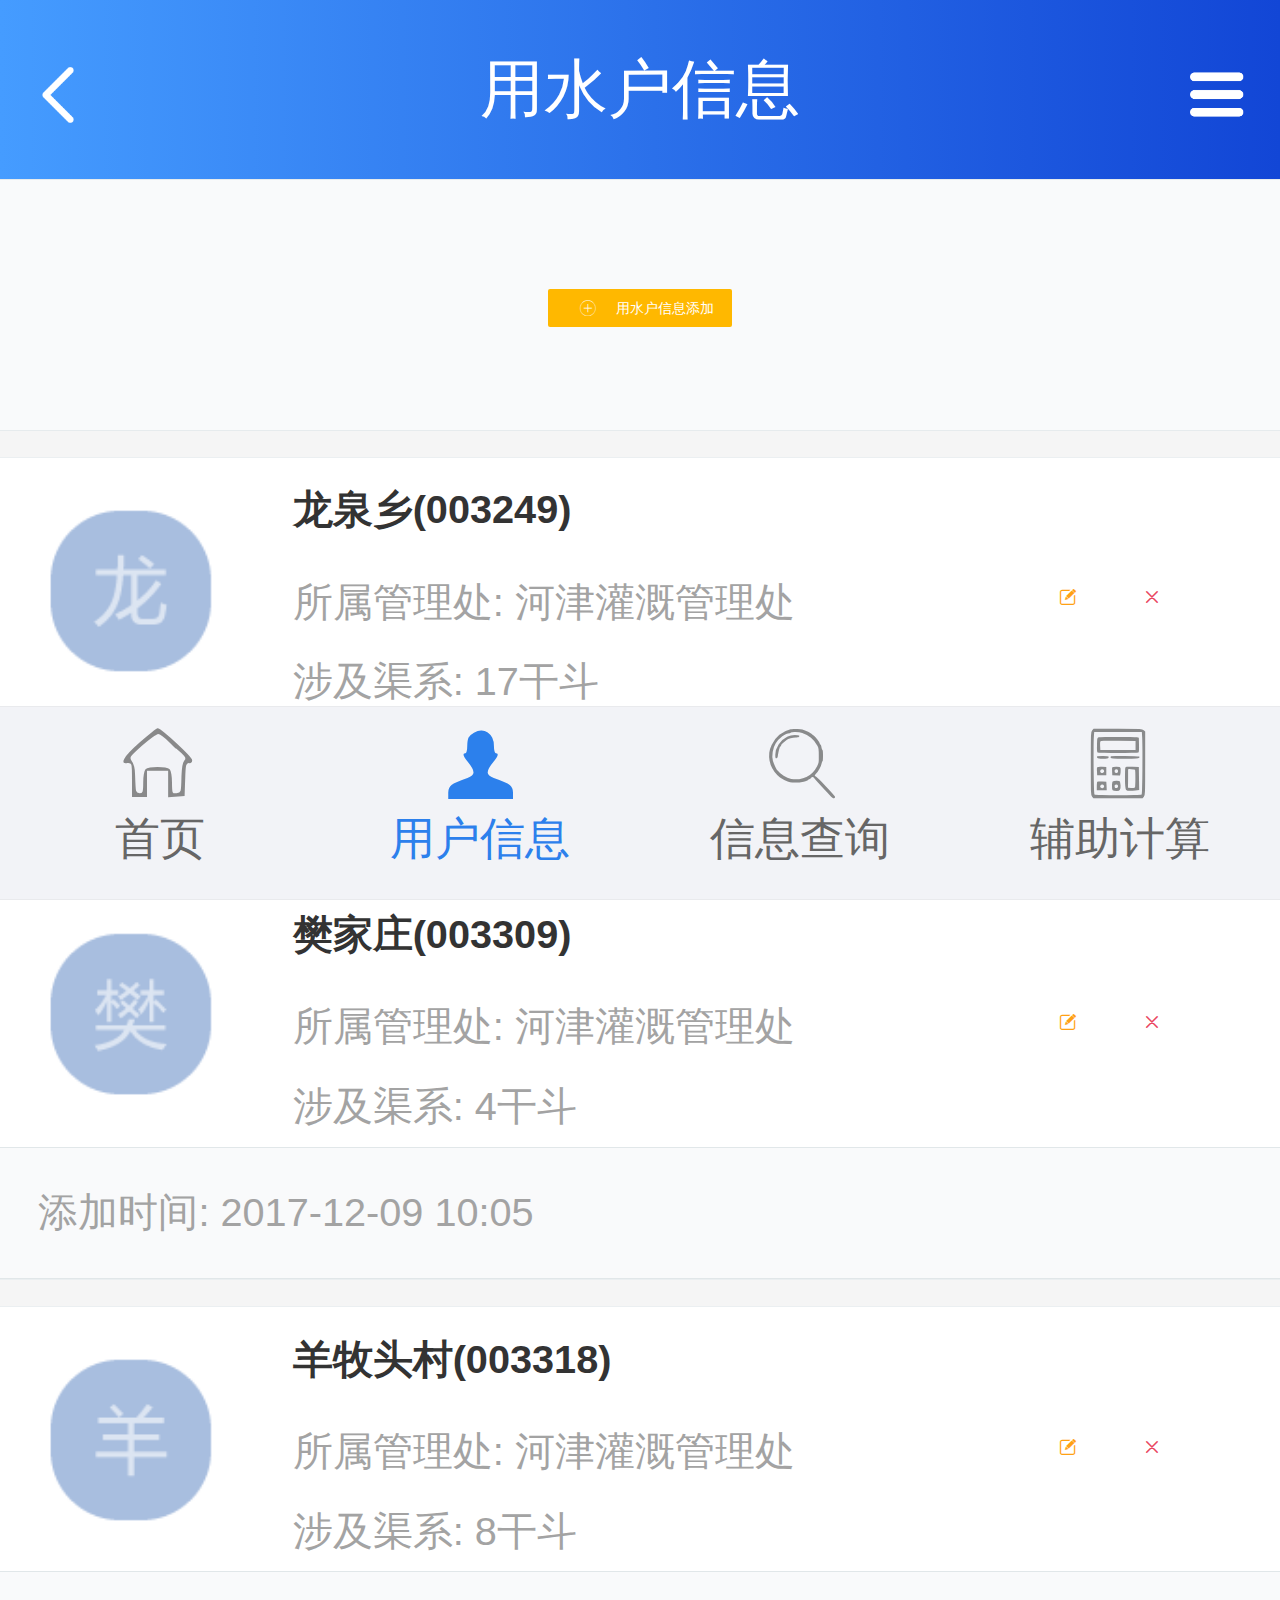
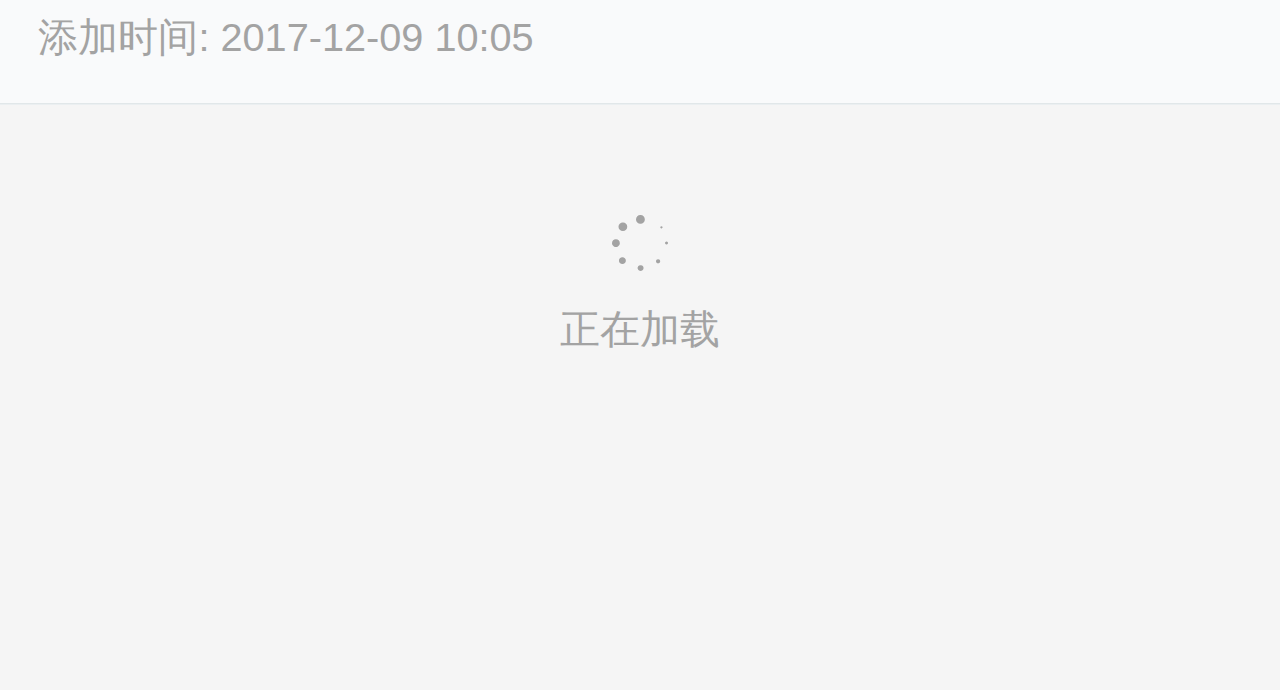
<file: water-user-information-one.html>
<!DOCTYPE html>
<html lang="en">
<head>
    <meta charset="UTF-8">
    <title>06用水户信息-1</title>
    <meta name="viewport"
          content="width=device-width, user-scalable=no, initial-scale=1.0, maximum-scale=1.0, minimum-scale=1.0">
    <meta http-equiv="X-UA-Compatible" content="ie=edge">
    <link rel="stylesheet" href="./public/css/reset.css">
    <link rel="stylesheet" href="./public/layui/css/layui.css">
    <link rel="stylesheet" href="fonts/style.css">
    <!--<link rel="stylesheet" href="fonts/iconfont.css">-->
    <link rel="stylesheet" href="fonts/icon_font.css">
    <link rel="stylesheet" href="css/herder.css">
    <link rel="stylesheet" href="css/water.css">
    <script src="./public/js/jquery-3.2.1.js"></script>
    <script src="js/index.min.js"></script>
</head>
<body>
<!--头部-->
<header>
    <ul class="h-nav">
        <li><img src="img/fan.png" alt="" onclick="javascript:window.history.back()"></li>
        <li>用水户信息</li>
        <li ><img src="img/dan.png" class="slider" alt="">
        <div class="drop">
            <ol>
                <li><a href="#"><i class="iconfont icon-weibiaoti11-copy"></i>&nbsp; 返回首页</a></li>
                <li><a href="#"><i class="iconfont icon-xiugaimima"></i>&nbsp; 修改密码</a></li>
                <li><a href="#"><i class="iconfont icon-weibiaoti1"></i> &nbsp;退出登录</a></li>
            </ol>
        </div>
        </li>
    </ul>

</header>
<!--内容-->
<section>
    <!--<h2>用水户信息添加</h2>-->
    <h3><a href="water-user-information.html" class="layui-btn layui-btn-warm"> <i class="layui-icon">&#xe608;</i> 用水户信息添加</a>
    </h3>

    <div class="township">
        <div class="left">
            <img src="img/long.png" alt="">
        </div>
        <div class="center">
            <h4>龙泉乡(003249)</h4>
            <p><span>所属管理处:</span> <span>河津灌溉管理处</span></p>
            <p><span>涉及渠系:</span> <span>17干斗</span></p>

        </div>
        <div class="right">
            <!--<a href="#"><i class="layui-icon edit">&#xe642;</i></a>
            <a href="#"><i class="layui-icon del">&#x1006;</i></a>-->
            <a href="#"><i class="iconfont icon-edit edit"> </i></a>
            <a href="#"><i class="iconfont icon-cuohao del"> </i></a>
        </div>
        <div class="time">
            <span>添加时间:</span>
            <span>2017-12-09 9:05</span>
        </div>

    </div>
    <div class="township">
        <div class="left">
            <img src="img/fa.png" alt="">
        </div>
        <div class="center">
            <h4>樊家庄(003309)</h4>
            <p><span>所属管理处:</span> <span>河津灌溉管理处</span></p>
            <p><span>涉及渠系:</span> <span>4干斗</span></p>

        </div>
        <div class="right">
            <a href="#"><i class="iconfont icon-edit edit"> </i></a>
            <a href="#"><i class="iconfont icon-cuohao del"> </i></a>
        </div>
        <div class="time">
            <span>添加时间:</span>
            <span>2017-12-09 10:05</span>
        </div>

    </div>
    <div class="township">
        <div class="left">
            <img src="img/yang.png" alt="">
        </div>
        <div class="center">
            <h4>羊牧头村(003318)</h4>
            <p><span>所属管理处:</span> <span>河津灌溉管理处</span></p>
            <p><span>涉及渠系:</span> <span>8干斗</span></p>

        </div>
        <div class="right">
            <a href="#"><i class="iconfont icon-edit edit"> </i></a>
            <a href="#"><i class="iconfont icon-cuohao del"> </i></a>
        </div>
        <div class="time">
            <span>添加时间:</span>
            <span>2017-12-09 10:05</span>
        </div>

    </div>
    <div class="load">
        <p> <i class="layui-icon">&#xe63d;</i></p>
        <p>正在加载</p>

    </div>

    <!--<form class="layui-form" action="">

        <div class="layui-form-item">
            <label class="layui-form-label">用水户编号</label>
            <div class="layui-input-inline">
                <input type="text" name="title" required  lay-verify="required" placeholder="请输入用水户编号" autocomplete="off" class="layui-input">
            </div>
        </div>
        <div class="grey"></div>
        <div class="layui-form-item">
        <label class="layui-form-label">用水户名称</label>
        <div class="layui-input-inline">
            <input type="text" name="title" required  lay-verify="required" placeholder="请输入用水户名称"  autocomplete="off" class="layui-input">
        </div>
    </div>
         <div class="layui-form-item">
           <label class="layui-form-label">所属管理处</label>
           <div class="layui-input-inline">
               <select name="city" lay-verify="required">
                   <option value="">请选择所属管理处</option>
                   <option value="0">管理处1</option>
                   <option value="1">管理处2</option>

               </select>
           </div>
       </div>
        <div class="layui-form-item">
           <label class="layui-form-label">涉及渠系</label>
           <div class="layui-input-inline">
               <select name="city" lay-verify="required">
                   <option value="">请选择对应的渠系名称</option>
                   <option value="0">渠系1</option>
                   <option value="1">渠系2</option>

               </select>
           </div>
       </div>

       &lt;!&ndash; <div class="grey"></div>
        <div class="layui-form-item">
            <label class="layui-form-label">用水类型</label>
            <div class="layui-input-inline">
                <select name="city" lay-verify="required">
                    <option value="0">农业用水</option>
                    <option value="1">工业用水</option>

                </select>
            </div>
        </div>

        <div class="layui-form-item">
            <label class="layui-form-label">使用水票</label>
            <div class="layui-input-inline fei">
                <input type="text" name="title" required  lay-verify="required" placeholder="请输入小写数字" autocomplete="off" class="layui-input">
                <span> 张 </span>
            </div>
        </div>
        <div class="layui-form-item">
            <label class="layui-form-label">合计水量</label>
            <div class="layui-input-inline fei">
                <input type="text" name="title" required  lay-verify="required" disabled value="自动计算" autocomplete="off" class="layui-input">
                <span> 方 </span>
            </div>
        </div>&ndash;&gt;

            <div class="sub">
                <button class="layui-btn layui-btn-normal" lay-submit lay-filter="formDemo">保 存</button>
                &lt;!&ndash;<button type="reset" class="layui-btn layui-btn-primary">重置</button>&ndash;&gt;
            </div>

    </form>-->

</section>
<!--底部导航-->
<footer>
    <ul class="nav">
        <li><a href="#" ><p class="icon-home"></p>首页</a></li>
        <li><a href="#" class="ac"><p class="icon-user-2"></p>用户信息</a></li>
        <li><a href="#"><p class="icon-big"></p>信息查询</a></li>
        <li><a href="#"><p class="icon-count"></p>辅助计算</a></li>
    </ul>

</footer>



<script src="./public/layui/layui.all.js"></script>
<script src="js/home.js"></script>

<script>
    //JavaScript代码区域
    layui.use('element', function () {
        var element = layui.element;

    });
    nav._nav();
    $.drop();

</script>
</body>
</html>
</file>
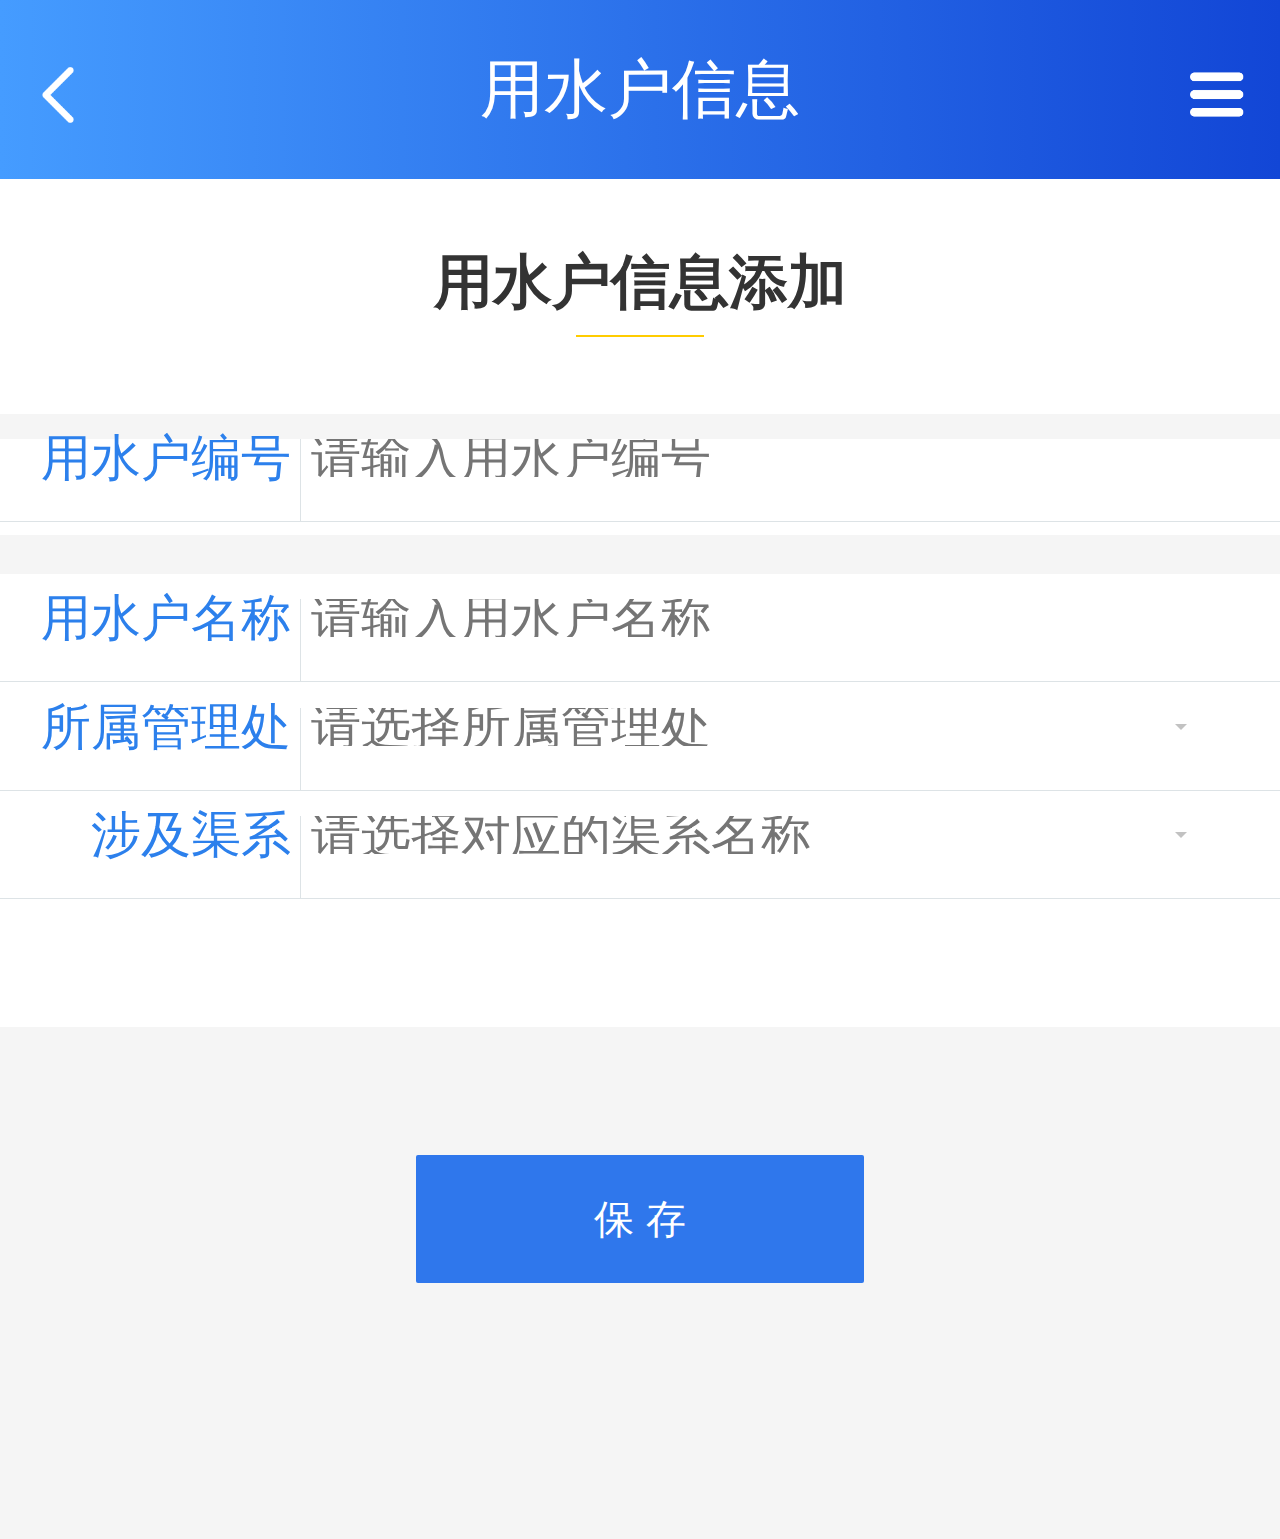
<file: water-user-information.html>
<!DOCTYPE html>
<html lang="en">
<head>
    <meta charset="UTF-8">
    <title>06用水户信息-2添加</title>
    <meta name="viewport"
          content="width=device-width, user-scalable=no, initial-scale=1.0, maximum-scale=1.0, minimum-scale=1.0">
    <meta http-equiv="X-UA-Compatible" content="ie=edge">
    <link rel="stylesheet" href="./public/css/reset.css">
    <link rel="stylesheet" href="./public/layui/css/layui.css">
    <link rel="stylesheet" href="fonts/style.css">
    <link rel="stylesheet" href="fonts/iconfont.css">
    <link rel="stylesheet" href="css/herder.css">
    <link rel="stylesheet" href="css/fess.css">
    <script src="./public/js/jquery-3.2.1.js"></script>
    <script src="js/index.min.js"></script>
</head>
<body>
<!--头部-->
<header>
    <ul class="h-nav">
        <li><img src="img/fan.png" alt="" onclick="javascript:window.history.back()"></li>
        <li>用水户信息</li>
        <li ><img src="img/dan.png" class="slider" alt="">
        <div class="drop">
            <ol>
                <li><a href="#"><i class="iconfont icon-weibiaoti11-copy"></i>&nbsp; 返回首页</a></li>
                <li><a href="#"><i class="iconfont icon-xiugaimima"></i>&nbsp; 修改密码</a></li>
                <li><a href="#"><i class="iconfont icon-weibiaoti1"></i> &nbsp;退出登录</a></li>
            </ol>
        </div>
        </li>
    </ul>

</header>
<!--内容-->
<section>
    <h2>用水户信息添加</h2>

    <form class="layui-form" action="">

        <div class="layui-form-item">
            <label class="layui-form-label">用水户编号</label>
            <div class="layui-input-inline">
                <input type="text" name="title" required  lay-verify="required" placeholder="请输入用水户编号" autocomplete="off" class="layui-input">
            </div>
        </div>
        <div class="grey"></div>
        <div class="layui-form-item">
        <label class="layui-form-label">用水户名称</label>
        <div class="layui-input-inline">
            <input type="text" name="title" required  lay-verify="required" placeholder="请输入用水户名称"  autocomplete="off" class="layui-input">
        </div>
    </div>
         <div class="layui-form-item">
           <label class="layui-form-label">所属管理处</label>
           <div class="layui-input-inline">
               <select name="city" lay-verify="required">
                   <option value="">请选择所属管理处</option>
                   <option value="0">管理处1</option>
                   <option value="1">管理处2</option>

               </select>
           </div>
       </div>
        <div class="layui-form-item">
           <label class="layui-form-label">涉及渠系</label>
           <div class="layui-input-inline">
               <select name="city" lay-verify="required">
                   <option value="">请选择对应的渠系名称</option>
                   <option value="0">渠系1</option>
                   <option value="1">渠系2</option>

               </select>
           </div>
       </div>

       <!-- <div class="grey"></div>
        <div class="layui-form-item">
            <label class="layui-form-label">用水类型</label>
            <div class="layui-input-inline">
                <select name="city" lay-verify="required">
                    <option value="0">农业用水</option>
                    <option value="1">工业用水</option>

                </select>
            </div>
        </div>

        <div class="layui-form-item">
            <label class="layui-form-label">使用水票</label>
            <div class="layui-input-inline fei">
                <input type="text" name="title" required  lay-verify="required" placeholder="请输入小写数字" autocomplete="off" class="layui-input">
                <span> 张 </span>
            </div>
        </div>
        <div class="layui-form-item">
            <label class="layui-form-label">合计水量</label>
            <div class="layui-input-inline fei">
                <input type="text" name="title" required  lay-verify="required" disabled value="自动计算" autocomplete="off" class="layui-input">
                <span> 方 </span>
            </div>
        </div>-->

            <div class="sub">
                <button class="layui-btn layui-btn-normal" lay-submit lay-filter="formDemo">保 存</button>
                <!--<button type="reset" class="layui-btn layui-btn-primary">重置</button>-->
            </div>

    </form>

</section>
<!--底部导航-->
<!--<footer>
    <ul class="nav">
        <li><a href="#" class="ac"><p class="icon-home-2"></p>首页</a></li>
        <li><a href="#"><p class="icon-user"></p>用户信息</a></li>
        <li><a href="#"><p class="icon-big"></p>信息查询</a></li>
        <li><a href="#"><p class="icon-count"></p>辅助计算</a></li>
    </ul>

</footer>-->



<script src="./public/layui/layui.all.js"></script>
<script src="js/home.js"></script>

<script>
    //JavaScript代码区域
    layui.use('element', function () {
        var element = layui.element;

    });
    nav._nav();
    $.drop();

</script>
</body>
</html>
</file>
<file: public/layui/css/layui.css>
/** layui-v2.2.5 MIT License By https://www.layui.com */
 .layui-inline,img{display:inline-block;vertical-align:middle}h1,h2,h3,h4,h5,h6{font-weight:400}.layui-edge,.layui-header,.layui-inline,.layui-main{position:relative}.layui-btn,.layui-edge,.layui-inline,img{vertical-align:middle}.layui-btn,.layui-disabled,.layui-icon,.layui-unselect{-webkit-user-select:none;-ms-user-select:none;-moz-user-select:none}blockquote,body,button,dd,div,dl,dt,form,h1,h2,h3,h4,h5,h6,input,li,ol,p,pre,td,textarea,th,ul{margin:0;padding:0;-webkit-tap-highlight-color:rgba(0,0,0,0)}a:active,a:hover{outline:0}img{border:none}li{list-style:none}table{border-collapse:collapse;border-spacing:0}h4,h5,h6{font-size:100%}button,input,optgroup,option,select,textarea{font-family:inherit;font-size:inherit;font-style:inherit;font-weight:inherit;outline:0}pre{white-space:pre-wrap;white-space:-moz-pre-wrap;white-space:-pre-wrap;white-space:-o-pre-wrap;word-wrap:break-word}body{line-height:24px;font:14px Helvetica Neue,Helvetica,PingFang SC,\5FAE\8F6F\96C5\9ED1,Tahoma,Arial,sans-serif}hr{height:1px;margin:10px 0;border:0;clear:both}a{color:#333;text-decoration:none}a:hover{color:#777}a cite{font-style:normal;*cursor:pointer}.layui-border-box,.layui-border-box *{box-sizing:border-box}.layui-box,.layui-box *{box-sizing:content-box}.layui-clear{clear:both;*zoom:1}.layui-clear:after{content:'\20';clear:both;*zoom:1;display:block;height:0}.layui-inline{*display:inline;*zoom:1}.layui-edge{display:inline-block;width:0;height:0;border-width:6px;border-style:dashed;border-color:transparent;overflow:hidden}.layui-edge-top{top:-4px;border-bottom-color:#999;border-bottom-style:solid}.layui-edge-right{border-left-color:#999;border-left-style:solid}.layui-edge-bottom{top:2px;border-top-color:#999;border-top-style:solid}.layui-edge-left{border-right-color:#999;border-right-style:solid}.layui-elip{text-overflow:ellipsis;overflow:hidden;white-space:nowrap}.layui-disabled,.layui-disabled:hover{color:#d2d2d2!important;cursor:not-allowed!important}.layui-circle{border-radius:100%}.layui-show{display:block!important}.layui-hide{display:none!important}@font-face{font-family:layui-icon;src:url(../font/iconfont.eot?v=220);src:url(../font/iconfont.eot?v=220#iefix) format('embedded-opentype'),url(../font/iconfont.svg?v=220#iconfont) format('svg'),url(../font/iconfont.woff?v=220) format('woff'),url(../font/iconfont.ttf?v=220) format('truetype')}.layui-icon{font-family:layui-icon!important;font-size:16px;font-style:normal;-webkit-font-smoothing:antialiased;-moz-osx-font-smoothing:grayscale}.layui-icon-duihua:before{content:"\e611"}.layui-icon-shezhi:before{content:"\e614"}.layui-icon-yinshenim:before{content:"\e60f"}.layui-icon-search:before{content:"\e615"}.layui-icon-fenxiang1:before{content:"\e641"}.layui-icon-shezhi1:before{content:"\e620"}.layui-icon-yinqing:before{content:"\e628"}.layui-icon-yuejuancuohao:before{content:"\1006"}.layui-icon-cuo:before{content:"\1007"}.layui-icon-baobiao:before{content:"\e629"}.layui-icon-star:before{content:"\e600"}.layui-icon-yuandian:before{content:"\e617"}.layui-icon-chat:before{content:"\e606"}.layui-icon-logo:before{content:"\e609"}.layui-icon-list:before{content:"\e60a"}.layui-icon-tubiao:before{content:"\e62c"}.layui-icon-right:before{content:"\1005"}.layui-icon-huanfu2:before{content:"\e61b"}.layui-icon-On-line:before{content:"\e610"}.layui-icon-biaoge:before{content:"\e62d"}.layui-icon-youyou:before{content:"\e602"}.layui-icon-zuozuo:before{content:"\e603"}.layui-icon-cart-simple:before{content:"\e698"}.layui-icon-cry:before{content:"\e69c"}.layui-icon-smile:before{content:"\e6af"}.layui-icon-survey:before{content:"\e6b2"}.layui-icon-tree:before{content:"\e62e"}.layui-icon-iconfont17:before{content:"\e62f"}.layui-icon-tianjia:before{content:"\e61f"}.layui-icon-xiazai:before{content:"\e601"}.layui-icon-xuanzemoban48:before{content:"\e630"}.layui-icon-gongju:before{content:"\e631"}.layui-icon-face-surprised:before{content:"\e664"}.layui-icon-bianji:before{content:"\e642"}.layui-icon-speaker:before{content:"\e645"}.layui-icon-xiangxia:before{content:"\e61a"}.layui-icon-wenjian:before{content:"\e621"}.layui-icon-layouts:before{content:"\e632"}.layui-icon-duigou:before{content:"\e618"}.layui-icon-tianjia1:before{content:"\e608"}.layui-icon-yaoyaozhibofanye:before{content:"\e633"}.layui-icon-read:before{content:"\e705"}.layui-icon-404:before{content:"\e61c"}.layui-icon-lunbozutu:before{content:"\e634"}.layui-icon-help:before{content:"\e607"}.layui-icon-daima1:before{content:"\e635"}.layui-icon-jinshui:before{content:"\e636"}.layui-icon-find-fill:before{content:"\e670"}.layui-icon-about:before{content:"\e60b"}.layui-icon-location:before{content:"\e715"}.layui-icon-xiangshang:before{content:"\e619"}.layui-icon-pause:before{content:"\e651"}.layui-icon-riqi:before{content:"\e637"}.layui-icon-uploadfile:before{content:"\e61d"}.layui-icon-delete:before{content:"\e640"}.layui-icon-play:before{content:"\e652"}.layui-icon-top:before{content:"\e604"}.layui-icon-haoyouqingqiu:before{content:"\e612"}.layui-icon-weibiaoti1:before{content:"\e605"}.layui-icon-chuangkou:before{content:"\e638"}.layui-icon-comiisbiaoqing:before{content:"\e60c"}.layui-icon-zhengque:before{content:"\e616"}.layui-icon-dollar:before{content:"\e659"}.layui-icon-iconfontwodehaoyou:before{content:"\e613"}.layui-icon-wenjianxiazai:before{content:"\e61e"}.layui-icon-tupian:before{content:"\e60d"}.layui-icon-lianjie:before{content:"\e64c"}.layui-icon-diamond:before{content:"\e735"}.layui-icon-jilu:before{content:"\e60e"}.layui-icon-liucheng:before{content:"\e622"}.layui-icon-fontstrikethrough:before{content:"\e64f"}.layui-icon-unlink:before{content:"\e64d"}.layui-icon-bianjiwenzi:before{content:"\e639"}.layui-icon-sanjiao:before{content:"\e623"}.layui-icon-danxuankuanghouxuan:before{content:"\e63f"}.layui-icon-danxuankuangxuanzhong:before{content:"\e643"}.layui-icon-juzhongduiqi:before{content:"\e647"}.layui-icon-youduiqi:before{content:"\e648"}.layui-icon-zuoduiqi:before{content:"\e649"}.layui-icon-gongsisvgtubiaozongji22:before{content:"\e626"}.layui-icon-gongsisvgtubiaozongji23:before{content:"\e627"}.layui-icon-refresh-2:before{content:"\1002"}.layui-icon-loading-1:before{content:"\e63e"}.layui-icon-return:before{content:"\e65c"}.layui-icon-jiacu:before{content:"\e62b"}.layui-icon-uploading:before{content:"\e67c"}.layui-icon-liaotianduihuaimgoutong:before{content:"\e63a"}.layui-icon-video:before{content:"\e6ed"}.layui-icon-headset:before{content:"\e6fc"}.layui-icon-wenjianjiafan:before{content:"\e624"}.layui-icon-shouji:before{content:"\e63b"}.layui-icon-tianjia2:before{content:"\e654"}.layui-icon-wenjianjia:before{content:"\e7a0"}.layui-icon-biaoqing:before{content:"\e650"}.layui-icon-html:before{content:"\e64b"}.layui-icon-biaodan:before{content:"\e63c"}.layui-icon-cart:before{content:"\e657"}.layui-icon-camera-fill:before{content:"\e65d"}.layui-icon-25:before{content:"\e62a"}.layui-icon-emwdaima:before{content:"\e64e"}.layui-icon-fire:before{content:"\e756"}.layui-icon-set:before{content:"\e716"}.layui-icon-zitixiahuaxian:before{content:"\e646"}.layui-icon-sanjiao1:before{content:"\e625"}.layui-icon-tips:before{content:"\e702"}.layui-icon-tupian-copy-copy:before{content:"\e64a"}.layui-icon-more-vertical:before{content:"\e671"}.layui-icon-zhuti2:before{content:"\e66c"}.layui-icon-loading:before{content:"\e63d"}.layui-icon-xieti:before{content:"\e644"}.layui-icon-refresh-1:before{content:"\e666"}.layui-icon-rmb:before{content:"\e65e"}.layui-icon-home:before{content:"\e68e"}.layui-icon-user:before{content:"\e770"}.layui-icon-notice:before{content:"\e667"}.layui-icon-voice:before{content:"\e688"}.layui-icon-download:before{content:"\e681"}.layui-icon-snowflake:before{content:"\e6b1"}.layui-icon-yemian1:before{content:"\e655"}.layui-icon-template:before{content:"\e663"}.layui-icon-auz:before{content:"\e672"}.layui-icon-console:before{content:"\e665"}.layui-icon-app:before{content:"\e653"}.layui-icon-xiayiye:before{content:"\e65a"}.layui-icon-website:before{content:"\e7ae"}.layui-icon-xiayiye1:before{content:"\e65b"}.layui-icon-component:before{content:"\e857"}.layui-icon-more:before{content:"\e65f"}.layui-icon-shrink-right:before{content:"\e668"}.layui-icon-spread-left:before{content:"\e66b"}.layui-icon-camera:before{content:"\e660"}.layui-icon-note:before{content:"\e66e"}.layui-icon-refresh:before{content:"\e669"}.layui-icon-nv:before{content:"\e661"}.layui-icon-nan:before{content:"\e662"}.layui-icon-senior:before{content:"\e674"}.layui-icon-theme:before{content:"\e66a"}.layui-icon-tread:before{content:"\e6c5"}.layui-icon-praise:before{content:"\e6c6"}.layui-icon-star-fill:before{content:"\e658"}.layui-icon-template-1:before{content:"\e656"}.layui-icon-loading-2:before{content:"\e66d"}.layui-main{width:1140px;margin:0 auto}.layui-header{z-index:1000;height:60px}.layui-header a:hover{transition:all .5s;-webkit-transition:all .5s}.layui-side{position:fixed;top:0;bottom:0;z-index:999;width:200px;overflow-x:hidden}.layui-side-scroll{width:220px;height:100%;overflow-x:hidden}.layui-body{position:absolute;left:200px;right:0;top:0;bottom:0;z-index:998;width:auto;overflow:hidden;overflow-y:auto;box-sizing:border-box}.layui-layout-body{overflow:hidden}.layui-layout-admin .layui-header{background-color:#23262E}.layui-layout-admin .layui-side{top:60px;width:200px;overflow-x:hidden}.layui-layout-admin .layui-body{top:60px;bottom:44px}.layui-layout-admin .layui-main{width:auto;margin:0 15px}.layui-layout-admin .layui-footer{position:fixed;left:200px;right:0;bottom:0;height:44px;line-height:44px;padding:0 15px;background-color:#eee}.layui-layout-admin .layui-logo{position:absolute;left:0;top:0;width:200px;height:100%;line-height:60px;text-align:center;color:#009688;font-size:16px}.layui-layout-admin .layui-header .layui-nav{background:0 0}.layui-layout-left{position:absolute!important;left:200px;top:0}.layui-layout-right{position:absolute!important;right:0;top:0}.layui-container{position:relative;margin:0 auto;padding:0 15px;box-sizing:border-box}.layui-fluid{position:relative;margin:0 auto;padding:0 15px}.layui-row:after,.layui-row:before{content:'';display:block;clear:both}.layui-col-lg1,.layui-col-lg10,.layui-col-lg11,.layui-col-lg12,.layui-col-lg2,.layui-col-lg3,.layui-col-lg4,.layui-col-lg5,.layui-col-lg6,.layui-col-lg7,.layui-col-lg8,.layui-col-lg9,.layui-col-md1,.layui-col-md10,.layui-col-md11,.layui-col-md12,.layui-col-md2,.layui-col-md3,.layui-col-md4,.layui-col-md5,.layui-col-md6,.layui-col-md7,.layui-col-md8,.layui-col-md9,.layui-col-sm1,.layui-col-sm10,.layui-col-sm11,.layui-col-sm12,.layui-col-sm2,.layui-col-sm3,.layui-col-sm4,.layui-col-sm5,.layui-col-sm6,.layui-col-sm7,.layui-col-sm8,.layui-col-sm9,.layui-col-xs1,.layui-col-xs10,.layui-col-xs11,.layui-col-xs12,.layui-col-xs2,.layui-col-xs3,.layui-col-xs4,.layui-col-xs5,.layui-col-xs6,.layui-col-xs7,.layui-col-xs8,.layui-col-xs9{position:relative;display:block;box-sizing:border-box}.layui-col-xs1,.layui-col-xs10,.layui-col-xs11,.layui-col-xs12,.layui-col-xs2,.layui-col-xs3,.layui-col-xs4,.layui-col-xs5,.layui-col-xs6,.layui-col-xs7,.layui-col-xs8,.layui-col-xs9{float:left}.layui-col-xs1{width:8.33333333%}.layui-col-xs2{width:16.66666667%}.layui-col-xs3{width:25%}.layui-col-xs4{width:33.33333333%}.layui-col-xs5{width:41.66666667%}.layui-col-xs6{width:50%}.layui-col-xs7{width:58.33333333%}.layui-col-xs8{width:66.66666667%}.layui-col-xs9{width:75%}.layui-col-xs10{width:83.33333333%}.layui-col-xs11{width:91.66666667%}.layui-col-xs12{width:100%}.layui-col-xs-offset1{margin-left:8.33333333%}.layui-col-xs-offset2{margin-left:16.66666667%}.layui-col-xs-offset3{margin-left:25%}.layui-col-xs-offset4{margin-left:33.33333333%}.layui-col-xs-offset5{margin-left:41.66666667%}.layui-col-xs-offset6{margin-left:50%}.layui-col-xs-offset7{margin-left:58.33333333%}.layui-col-xs-offset8{margin-left:66.66666667%}.layui-col-xs-offset9{margin-left:75%}.layui-col-xs-offset10{margin-left:83.33333333%}.layui-col-xs-offset11{margin-left:91.66666667%}.layui-col-xs-offset12{margin-left:100%}@media screen and (max-width:768px){.layui-hide-xs{display:none!important}.layui-show-xs-block{display:block!important}.layui-show-xs-inline{display:inline!important}.layui-show-xs-inline-block{display:inline-block!important}}@media screen and (min-width:768px){.layui-container{width:750px}.layui-hide-sm{display:none!important}.layui-show-sm-block{display:block!important}.layui-show-sm-inline{display:inline!important}.layui-show-sm-inline-block{display:inline-block!important}.layui-col-sm1,.layui-col-sm10,.layui-col-sm11,.layui-col-sm12,.layui-col-sm2,.layui-col-sm3,.layui-col-sm4,.layui-col-sm5,.layui-col-sm6,.layui-col-sm7,.layui-col-sm8,.layui-col-sm9{float:left}.layui-col-sm1{width:8.33333333%}.layui-col-sm2{width:16.66666667%}.layui-col-sm3{width:25%}.layui-col-sm4{width:33.33333333%}.layui-col-sm5{width:41.66666667%}.layui-col-sm6{width:50%}.layui-col-sm7{width:58.33333333%}.layui-col-sm8{width:66.66666667%}.layui-col-sm9{width:75%}.layui-col-sm10{width:83.33333333%}.layui-col-sm11{width:91.66666667%}.layui-col-sm12{width:100%}.layui-col-sm-offset1{margin-left:8.33333333%}.layui-col-sm-offset2{margin-left:16.66666667%}.layui-col-sm-offset3{margin-left:25%}.layui-col-sm-offset4{margin-left:33.33333333%}.layui-col-sm-offset5{margin-left:41.66666667%}.layui-col-sm-offset6{margin-left:50%}.layui-col-sm-offset7{margin-left:58.33333333%}.layui-col-sm-offset8{margin-left:66.66666667%}.layui-col-sm-offset9{margin-left:75%}.layui-col-sm-offset10{margin-left:83.33333333%}.layui-col-sm-offset11{margin-left:91.66666667%}.layui-col-sm-offset12{margin-left:100%}}@media screen and (min-width:992px){.layui-container{width:970px}.layui-hide-md{display:none!important}.layui-show-md-block{display:block!important}.layui-show-md-inline{display:inline!important}.layui-show-md-inline-block{display:inline-block!important}.layui-col-md1,.layui-col-md10,.layui-col-md11,.layui-col-md12,.layui-col-md2,.layui-col-md3,.layui-col-md4,.layui-col-md5,.layui-col-md6,.layui-col-md7,.layui-col-md8,.layui-col-md9{float:left}.layui-col-md1{width:8.33333333%}.layui-col-md2{width:16.66666667%}.layui-col-md3{width:25%}.layui-col-md4{width:33.33333333%}.layui-col-md5{width:41.66666667%}.layui-col-md6{width:50%}.layui-col-md7{width:58.33333333%}.layui-col-md8{width:66.66666667%}.layui-col-md9{width:75%}.layui-col-md10{width:83.33333333%}.layui-col-md11{width:91.66666667%}.layui-col-md12{width:100%}.layui-col-md-offset1{margin-left:8.33333333%}.layui-col-md-offset2{margin-left:16.66666667%}.layui-col-md-offset3{margin-left:25%}.layui-col-md-offset4{margin-left:33.33333333%}.layui-col-md-offset5{margin-left:41.66666667%}.layui-col-md-offset6{margin-left:50%}.layui-col-md-offset7{margin-left:58.33333333%}.layui-col-md-offset8{margin-left:66.66666667%}.layui-col-md-offset9{margin-left:75%}.layui-col-md-offset10{margin-left:83.33333333%}.layui-col-md-offset11{margin-left:91.66666667%}.layui-col-md-offset12{margin-left:100%}}@media screen and (min-width:1200px){.layui-container{width:1170px}.layui-hide-lg{display:none!important}.layui-show-lg-block{display:block!important}.layui-show-lg-inline{display:inline!important}.layui-show-lg-inline-block{display:inline-block!important}.layui-col-lg1,.layui-col-lg10,.layui-col-lg11,.layui-col-lg12,.layui-col-lg2,.layui-col-lg3,.layui-col-lg4,.layui-col-lg5,.layui-col-lg6,.layui-col-lg7,.layui-col-lg8,.layui-col-lg9{float:left}.layui-col-lg1{width:8.33333333%}.layui-col-lg2{width:16.66666667%}.layui-col-lg3{width:25%}.layui-col-lg4{width:33.33333333%}.layui-col-lg5{width:41.66666667%}.layui-col-lg6{width:50%}.layui-col-lg7{width:58.33333333%}.layui-col-lg8{width:66.66666667%}.layui-col-lg9{width:75%}.layui-col-lg10{width:83.33333333%}.layui-col-lg11{width:91.66666667%}.layui-col-lg12{width:100%}.layui-col-lg-offset1{margin-left:8.33333333%}.layui-col-lg-offset2{margin-left:16.66666667%}.layui-col-lg-offset3{margin-left:25%}.layui-col-lg-offset4{margin-left:33.33333333%}.layui-col-lg-offset5{margin-left:41.66666667%}.layui-col-lg-offset6{margin-left:50%}.layui-col-lg-offset7{margin-left:58.33333333%}.layui-col-lg-offset8{margin-left:66.66666667%}.layui-col-lg-offset9{margin-left:75%}.layui-col-lg-offset10{margin-left:83.33333333%}.layui-col-lg-offset11{margin-left:91.66666667%}.layui-col-lg-offset12{margin-left:100%}}.layui-col-space1{margin:-.5px}.layui-col-space1>*{padding:.5px}.layui-col-space3{margin:-1.5px}.layui-col-space3>*{padding:1.5px}.layui-col-space5{margin:-2.5px}.layui-col-space5>*{padding:2.5px}.layui-col-space8{margin:-3.5px}.layui-col-space8>*{padding:3.5px}.layui-col-space10{margin:-5px}.layui-col-space10>*{padding:5px}.layui-col-space12{margin:-6px}.layui-col-space12>*{padding:6px}.layui-col-space15{margin:-7.5px}.layui-col-space15>*{padding:7.5px}.layui-col-space18{margin:-9px}.layui-col-space18>*{padding:9px}.layui-col-space20{margin:-10px}.layui-col-space20>*{padding:10px}.layui-col-space22{margin:-11px}.layui-col-space22>*{padding:11px}.layui-col-space25{margin:-12.5px}.layui-col-space25>*{padding:12.5px}.layui-col-space30{margin:-15px}.layui-col-space30>*{padding:15px}.layui-btn,.layui-input,.layui-select,.layui-textarea,.layui-upload-button{outline:0;-webkit-appearance:none;transition:all .3s;-webkit-transition:all .3s;box-sizing:border-box}.layui-elem-quote{margin-bottom:10px;padding:15px;line-height:22px;border-left:5px solid #009688;border-radius:0 2px 2px 0;background-color:#f2f2f2}.layui-quote-nm{border-style:solid;border-width:1px 1px 1px 5px;background:0 0}.layui-elem-field{margin-bottom:10px;padding:0;border-width:1px;border-style:solid}.layui-elem-field legend{margin-left:20px;padding:0 10px;font-size:20px;font-weight:300}.layui-field-title{margin:10px 0 20px;border-width:1px 0 0}.layui-field-box{padding:10px 15px}.layui-field-title .layui-field-box{padding:10px 0}.layui-progress{position:relative;height:6px;border-radius:20px;background-color:#e2e2e2}.layui-progress-bar{position:absolute;left:0;top:0;width:0;max-width:100%;height:6px;border-radius:20px;text-align:right;background-color:#5FB878;transition:all .3s;-webkit-transition:all .3s}.layui-progress-big,.layui-progress-big .layui-progress-bar{height:18px;line-height:18px}.layui-progress-text{position:relative;top:-20px;line-height:18px;font-size:12px;color:#666}.layui-progress-big .layui-progress-text{position:static;padding:0 10px;color:#fff}.layui-collapse{border-width:1px;border-style:solid;border-radius:2px}.layui-colla-content,.layui-colla-item{border-top-width:1px;border-top-style:solid}.layui-colla-item:first-child{border-top:none}.layui-colla-title{position:relative;height:42px;line-height:42px;padding:0 15px 0 35px;color:#333;background-color:#f2f2f2;cursor:pointer;font-size:14px}.layui-colla-content{display:none;padding:10px 15px;line-height:22px;color:#666}.layui-colla-icon{position:absolute;left:15px;top:0;font-size:14px}.layui-card-body,.layui-card-header,.layui-form-label,.layui-form-mid,.layui-form-select,.layui-input-block,.layui-input-inline,.layui-textarea{position:relative}.layui-card{margin-bottom:15px;border-radius:2px;background-color:#fff;box-shadow:0 1px 2px 0 rgba(0,0,0,.05)}.layui-card:last-child{margin-bottom:0}.layui-card-header{height:42px;line-height:42px;padding:0 15px;border-bottom:1px solid #f6f6f6;color:#333;border-radius:2px 2px 0 0;font-size:14px}.layui-bg-black,.layui-bg-blue,.layui-bg-cyan,.layui-bg-green,.layui-bg-orange,.layui-bg-red{color:#fff!important}.layui-card-body{padding:10px 15px;line-height:24px}.layui-card-body .layui-table{margin:5px 0}.layui-card .layui-tab{margin:0}.layui-panel-window{position:relative;padding:15px;border-radius:0;border-top:5px solid #E6E6E6;background-color:#fff}.layui-bg-red{background-color:#FF5722!important}.layui-bg-orange{background-color:#FFB800!important}.layui-bg-green{background-color:#009688!important}.layui-bg-cyan{background-color:#2F4056!important}.layui-bg-blue{background-color:#1E9FFF!important}.layui-bg-black{background-color:#393D49!important}.layui-bg-gray{background-color:#eee!important;color:#666!important}.layui-badge-rim,.layui-colla-content,.layui-colla-item,.layui-collapse,.layui-elem-field,.layui-form-pane .layui-form-item[pane],.layui-form-pane .layui-form-label,.layui-input,.layui-layedit,.layui-layedit-tool,.layui-quote-nm,.layui-select,.layui-tab-bar,.layui-tab-card,.layui-tab-title,.layui-tab-title .layui-this:after,.layui-textarea{border-color:#e6e6e6}.layui-timeline-item:before,hr{background-color:#e6e6e6}.layui-text{line-height:22px;font-size:14px;color:#666}.layui-text h1,.layui-text h2,.layui-text h3{font-weight:500;color:#333}.layui-text h1{font-size:30px}.layui-text h2{font-size:24px}.layui-text h3{font-size:18px}.layui-text a:not(.layui-btn){color:#01AAED}.layui-text a:not(.layui-btn):hover{text-decoration:underline}.layui-text ul{padding:5px 0 5px 15px}.layui-text ul li{margin-top:5px;list-style-type:disc}.layui-text em,.layui-word-aux{color:#999!important;padding:0 5px!important}.layui-btn{display:inline-block;height:38px;line-height:38px;padding:0 18px;background-color:#009688;color:#fff;white-space:nowrap;text-align:center;font-size:14px;border:none;border-radius:2px;cursor:pointer}.layui-btn:hover{opacity:.8;filter:alpha(opacity=80);color:#fff}.layui-btn:active{opacity:1;filter:alpha(opacity=100)}.layui-btn+.layui-btn{margin-left:10px}.layui-btn-container{font-size:0}.layui-btn-container .layui-btn{margin-right:10px;margin-bottom:10px}.layui-btn-container .layui-btn+.layui-btn{margin-left:0}.layui-table .layui-btn-container .layui-btn{margin-bottom:9px}.layui-btn-radius{border-radius:100px}.layui-btn .layui-icon{margin-right:3px;font-size:18px;vertical-align:bottom;vertical-align:middle\9}.layui-btn-primary{border:1px solid #C9C9C9;background-color:#fff;color:#555}.layui-btn-primary:hover{border-color:#009688;color:#333}.layui-btn-normal{background-color:#1E9FFF}.layui-btn-warm{background-color:#FFB800}.layui-btn-danger{background-color:#FF5722}.layui-btn-disabled,.layui-btn-disabled:active,.layui-btn-disabled:hover{border:1px solid #e6e6e6;background-color:#FBFBFB;color:#C9C9C9;cursor:not-allowed;opacity:1}.layui-btn-lg{height:44px;line-height:44px;padding:0 25px;font-size:16px}.layui-btn-sm{height:30px;line-height:30px;padding:0 10px;font-size:12px}.layui-btn-sm i{font-size:16px!important}.layui-btn-xs{height:22px;line-height:22px;padding:0 5px;font-size:12px}.layui-btn-xs i{font-size:14px!important}.layui-btn-group{display:inline-block;vertical-align:middle;font-size:0}.layui-btn-group .layui-btn{margin-left:0!important;margin-right:0!important;border-left:1px solid rgba(255,255,255,.5);border-radius:0}.layui-btn-group .layui-btn-primary{border-left:none}.layui-btn-group .layui-btn-primary:hover{border-color:#C9C9C9;color:#009688}.layui-btn-group .layui-btn:first-child{border-left:none;border-radius:2px 0 0 2px}.layui-btn-group .layui-btn-primary:first-child{border-left:1px solid #c9c9c9}.layui-btn-group .layui-btn:last-child{border-radius:0 2px 2px 0}.layui-btn-group .layui-btn+.layui-btn{margin-left:0}.layui-btn-group+.layui-btn-group{margin-left:10px}.layui-btn-fluid{width:100%}.layui-input,.layui-select,.layui-textarea{height:38px;line-height:1.3;line-height:38px\9;border-width:1px;border-style:solid;background-color:#fff;border-radius:2px}.layui-input::-webkit-input-placeholder,.layui-select::-webkit-input-placeholder,.layui-textarea::-webkit-input-placeholder{line-height:1.3}.layui-input,.layui-textarea{display:block;width:100%;padding-left:10px}.layui-input:hover,.layui-textarea:hover{border-color:#D2D2D2!important}.layui-input:focus,.layui-textarea:focus{border-color:#C9C9C9!important}.layui-textarea{min-height:100px;height:auto;line-height:20px;padding:6px 10px;resize:vertical}.layui-select{padding:0 10px}.layui-form input[type=checkbox],.layui-form input[type=radio],.layui-form select{display:none}.layui-form [lay-ignore]{display:initial}.layui-form-item{margin-bottom:15px;clear:both;*zoom:1}.layui-form-item:after{content:'\20';clear:both;*zoom:1;display:block;height:0}.layui-form-label{float:left;display:block;padding:9px 15px;width:80px;font-weight:400;line-height:20px;text-align:right}.layui-form-label-col{display:block;float:none;padding:9px 0;line-height:20px;text-align:left}.layui-form-item .layui-inline{margin-bottom:5px;margin-right:10px}.layui-input-block{margin-left:110px;min-height:36px}.layui-input-inline{display:inline-block;vertical-align:middle}.layui-form-item .layui-input-inline{float:left;width:190px;margin-right:10px}.layui-form-text .layui-input-inline{width:auto}.layui-form-mid{float:left;display:block;padding:9px 0!important;line-height:20px;margin-right:10px}.layui-form-danger+.layui-form-select .layui-input,.layui-form-danger:focus{border-color:#FF5722!important}.layui-form-select .layui-input{padding-right:30px;cursor:pointer}.layui-form-select .layui-edge{position:absolute;right:10px;top:50%;margin-top:-3px;cursor:pointer;border-width:6px;border-top-color:#c2c2c2;border-top-style:solid;transition:all .3s;-webkit-transition:all .3s}.layui-form-select dl{display:none;position:absolute;left:0;top:42px;padding:5px 0;z-index:999;min-width:100%;border:1px solid #d2d2d2;max-height:300px;overflow-y:auto;background-color:#fff;border-radius:2px;box-shadow:0 2px 4px rgba(0,0,0,.12);box-sizing:border-box}.layui-form-select dl dd,.layui-form-select dl dt{padding:0 10px;line-height:36px;white-space:nowrap;overflow:hidden;text-overflow:ellipsis}.layui-form-select dl dt{font-size:12px;color:#999}.layui-form-select dl dd{cursor:pointer}.layui-form-select dl dd:hover{background-color:#f2f2f2}.layui-form-select .layui-select-group dd{padding-left:20px}.layui-form-select dl dd.layui-select-tips{padding-left:10px!important;color:#999}.layui-form-select dl dd.layui-this{background-color:#5FB878;color:#fff}.layui-form-checkbox,.layui-form-select dl dd.layui-disabled{background-color:#fff}.layui-form-selected dl{display:block}.layui-form-checkbox,.layui-form-checkbox *,.layui-form-switch{display:inline-block;vertical-align:middle}.layui-form-selected .layui-edge{margin-top:-9px;-webkit-transform:rotate(180deg);transform:rotate(180deg);margin-top:-3px\9}:root .layui-form-selected .layui-edge{margin-top:-9px\0/IE9}.layui-form-selectup dl{top:auto;bottom:42px}.layui-select-none{margin:5px 0;text-align:center;color:#999}.layui-select-disabled .layui-disabled{border-color:#eee!important}.layui-select-disabled .layui-edge{border-top-color:#d2d2d2}.layui-form-checkbox{position:relative;height:30px;line-height:28px;margin-right:10px;padding-right:30px;border:1px solid #d2d2d2;cursor:pointer;font-size:0;border-radius:2px;-webkit-transition:.1s linear;transition:.1s linear;box-sizing:border-box}.layui-form-checkbox:hover{border:1px solid #c2c2c2}.layui-form-checkbox span{padding:0 10px;height:100%;font-size:14px;background-color:#d2d2d2;color:#fff;overflow:hidden;white-space:nowrap;text-overflow:ellipsis}.layui-form-checkbox:hover span{background-color:#c2c2c2}.layui-form-checkbox i{position:absolute;right:0;width:30px;color:#fff;font-size:20px;text-align:center}.layui-form-checkbox:hover i{color:#c2c2c2}.layui-form-checked,.layui-form-checked:hover{border-color:#5FB878}.layui-form-checked span,.layui-form-checked:hover span{background-color:#5FB878}.layui-form-checked i,.layui-form-checked:hover i{color:#5FB878}.layui-form-item .layui-form-checkbox{margin-top:4px}.layui-form-checkbox[lay-skin=primary]{height:auto!important;line-height:normal!important;border:none!important;margin-right:0;padding-right:0;background:0 0}.layui-form-checkbox[lay-skin=primary] span{float:right;padding-right:15px;line-height:18px;background:0 0;color:#666}.layui-form-checkbox[lay-skin=primary] i{position:relative;top:0;width:16px;height:16px;line-height:16px;border:1px solid #d2d2d2;font-size:12px;border-radius:2px;background-color:#fff;-webkit-transition:.1s linear;transition:.1s linear}.layui-form-checkbox[lay-skin=primary]:hover i{border-color:#5FB878;color:#fff}.layui-form-checked[lay-skin=primary] i{border-color:#5FB878;background-color:#5FB878;color:#fff}.layui-checkbox-disbaled[lay-skin=primary] span{background:0 0!important;color:#c2c2c2}.layui-checkbox-disbaled[lay-skin=primary]:hover i{border-color:#d2d2d2}.layui-form-item .layui-form-checkbox[lay-skin=primary]{margin-top:10px}.layui-form-switch{position:relative;height:22px;line-height:22px;width:42px;padding:0 5px;margin-top:8px;border:1px solid #d2d2d2;border-radius:20px;cursor:pointer;background-color:#fff;-webkit-transition:.1s linear;transition:.1s linear}.layui-form-switch i{position:absolute;left:5px;top:3px;width:16px;height:16px;border-radius:20px;background-color:#d2d2d2;-webkit-transition:.1s linear;transition:.1s linear}.layui-form-switch em{position:absolute;right:5px;top:0;width:25px;padding:0!important;text-align:center!important;color:#999!important;font-style:normal!important;font-size:12px}.layui-form-onswitch{border-color:#5FB878;background-color:#5FB878}.layui-form-onswitch i{left:32px;background-color:#fff}.layui-form-onswitch em{left:5px;right:auto;color:#fff!important}.layui-checkbox-disbaled{border-color:#e2e2e2!important}.layui-checkbox-disbaled span{background-color:#e2e2e2!important}.layui-checkbox-disbaled:hover i{color:#fff!important}[lay-radio]{display:none}.layui-form-radio,.layui-form-radio *{display:inline-block;vertical-align:middle}.layui-form-radio{line-height:28px;margin:6px 10px 0 0;padding-right:10px;cursor:pointer;font-size:0}.layui-form-radio *{font-size:14px}.layui-form-radio>i{margin-right:8px;font-size:22px;color:#c2c2c2}.layui-form-radio>i:hover,.layui-form-radioed>i{color:#5FB878}.layui-radio-disbaled>i{color:#e2e2e2!important}.layui-form-pane .layui-form-label{width:110px;padding:8px 15px;height:38px;line-height:20px;border-width:1px;border-style:solid;border-radius:2px 0 0 2px;text-align:center;background-color:#FBFBFB;overflow:hidden;white-space:nowrap;text-overflow:ellipsis;box-sizing:border-box}.layui-form-pane .layui-input-inline{margin-left:-1px}.layui-form-pane .layui-input-block{margin-left:110px;left:-1px}.layui-form-pane .layui-input{border-radius:0 2px 2px 0}.layui-form-pane .layui-form-text .layui-form-label{float:none;width:100%;border-radius:2px;box-sizing:border-box;text-align:left}.layui-form-pane .layui-form-text .layui-input-inline{display:block;margin:0;top:-1px;clear:both}.layui-form-pane .layui-form-text .layui-input-block{margin:0;left:0;top:-1px}.layui-form-pane .layui-form-text .layui-textarea{min-height:100px;border-radius:0 0 2px 2px}.layui-form-pane .layui-form-checkbox{margin:4px 0 4px 10px}.layui-form-pane .layui-form-radio,.layui-form-pane .layui-form-switch{margin-top:6px;margin-left:10px}.layui-form-pane .layui-form-item[pane]{position:relative;border-width:1px;border-style:solid}.layui-form-pane .layui-form-item[pane] .layui-form-label{position:absolute;left:0;top:0;height:100%;border-width:0 1px 0 0}.layui-form-pane .layui-form-item[pane] .layui-input-inline{margin-left:110px}@media screen and (max-width:450px){.layui-form-item .layui-form-label{text-overflow:ellipsis;overflow:hidden;white-space:nowrap}.layui-form-item .layui-inline{display:block;margin-right:0;margin-bottom:20px;clear:both}.layui-form-item .layui-inline:after{content:'\20';clear:both;display:block;height:0}.layui-form-item .layui-input-inline{display:block;float:none;left:-3px;width:auto;margin:0 0 10px 112px}.layui-form-item .layui-input-inline+.layui-form-mid{margin-left:110px;top:-5px;padding:0}.layui-form-item .layui-form-checkbox{margin-right:5px;margin-bottom:5px}}.layui-layedit{border-width:1px;border-style:solid;border-radius:2px}.layui-layedit-tool{padding:3px 5px;border-bottom-width:1px;border-bottom-style:solid;font-size:0}.layedit-tool-fixed{position:fixed;top:0;border-top:1px solid #e2e2e2}.layui-layedit-tool .layedit-tool-mid,.layui-layedit-tool .layui-icon{display:inline-block;vertical-align:middle;text-align:center;font-size:14px}.layui-layedit-tool .layui-icon{position:relative;width:32px;height:30px;line-height:30px;margin:3px 5px;color:#777;cursor:pointer;border-radius:2px}.layui-layedit-tool .layui-icon:hover{color:#393D49}.layui-layedit-tool .layui-icon:active{color:#000}.layui-layedit-tool .layedit-tool-active{background-color:#e2e2e2;color:#000}.layui-layedit-tool .layui-disabled,.layui-layedit-tool .layui-disabled:hover{color:#d2d2d2;cursor:not-allowed}.layui-layedit-tool .layedit-tool-mid{width:1px;height:18px;margin:0 10px;background-color:#d2d2d2}.layedit-tool-html{width:50px!important;font-size:30px!important}.layedit-tool-b,.layedit-tool-code,.layedit-tool-help{font-size:16px!important}.layedit-tool-d,.layedit-tool-face,.layedit-tool-image,.layedit-tool-unlink{font-size:18px!important}.layedit-tool-image input{position:absolute;font-size:0;left:0;top:0;width:100%;height:100%;opacity:.01;filter:Alpha(opacity=1);cursor:pointer}.layui-layedit-iframe iframe{display:block;width:100%}#LAY_layedit_code{overflow:hidden}.layui-laypage{display:inline-block;*display:inline;*zoom:1;vertical-align:middle;margin:10px 0;font-size:0}.layui-laypage>a:first-child,.layui-laypage>a:first-child em{border-radius:2px 0 0 2px}.layui-laypage>a:last-child,.layui-laypage>a:last-child em{border-radius:0 2px 2px 0}.layui-laypage>:first-child{margin-left:0!important}.layui-laypage>:last-child{margin-right:0!important}.layui-laypage a,.layui-laypage button,.layui-laypage input,.layui-laypage select,.layui-laypage span{border:1px solid #e2e2e2}.layui-laypage a,.layui-laypage span{display:inline-block;*display:inline;*zoom:1;vertical-align:middle;padding:0 15px;height:28px;line-height:28px;margin:0 -1px 5px 0;background-color:#fff;color:#333;font-size:12px}.layui-laypage a:hover{color:#009688}.layui-laypage em{font-style:normal}.layui-laypage .layui-laypage-spr{color:#999;font-weight:700}.layui-laypage a{text-decoration:none}.layui-laypage .layui-laypage-curr{position:relative}.layui-laypage .layui-laypage-curr em{position:relative;color:#fff}.layui-laypage .layui-laypage-curr .layui-laypage-em{position:absolute;left:-1px;top:-1px;padding:1px;width:100%;height:100%;background-color:#009688}.layui-laypage-em{border-radius:2px}.layui-laypage-next em,.layui-laypage-prev em{font-family:Sim sun;font-size:16px}.layui-laypage .layui-laypage-count,.layui-laypage .layui-laypage-limits,.layui-laypage .layui-laypage-skip{margin-left:10px;margin-right:10px;padding:0;border:none}.layui-laypage .layui-laypage-limits{vertical-align:top}.layui-laypage select{height:22px;padding:3px;border-radius:2px;cursor:pointer}.layui-laypage .layui-laypage-skip{height:30px;line-height:30px;color:#999}.layui-laypage button,.layui-laypage input{height:30px;line-height:30px;border-radius:2px;vertical-align:top;background-color:#fff;box-sizing:border-box}.layui-laypage input{display:inline-block;width:40px;margin:0 10px;padding:0 3px;text-align:center}.layui-laypage input:focus,.layui-laypage select:focus{border-color:#009688!important}.layui-laypage button{margin-left:10px;padding:0 10px;cursor:pointer}.layui-table,.layui-table-view{margin:10px 0}.layui-flow-more{margin:10px 0;text-align:center;color:#999;font-size:14px}.layui-flow-more a{height:32px;line-height:32px}.layui-flow-more a *{display:inline-block;vertical-align:top}.layui-flow-more a cite{padding:0 20px;border-radius:3px;background-color:#eee;color:#333;font-style:normal}.layui-flow-more a cite:hover{opacity:.8}.layui-flow-more a i{font-size:30px;color:#737383}.layui-table{width:100%;background-color:#fff;color:#666}.layui-table tr{transition:all .3s;-webkit-transition:all .3s}.layui-table th{text-align:left;font-weight:400}.layui-table tbody tr:hover,.layui-table thead tr,.layui-table-click,.layui-table-header,.layui-table-hover,.layui-table-mend,.layui-table-patch,.layui-table-tool,.layui-table[lay-even] tr:nth-child(even){background-color:#f2f2f2}.layui-table td,.layui-table th,.layui-table-fixed-r,.layui-table-header,.layui-table-page,.layui-table-tips-main,.layui-table-tool,.layui-table-view,.layui-table[lay-skin=line],.layui-table[lay-skin=row]{border-width:1px;border-style:solid;border-color:#e6e6e6}.layui-table td,.layui-table th{position:relative;padding:9px 15px;min-height:20px;line-height:20px;font-size:14px}.layui-table[lay-skin=line] td,.layui-table[lay-skin=line] th{border-width:0 0 1px}.layui-table[lay-skin=row] td,.layui-table[lay-skin=row] th{border-width:0 1px 0 0}.layui-table[lay-skin=nob] td,.layui-table[lay-skin=nob] th{border:none}.layui-table img{max-width:100px}.layui-table[lay-size=lg] td,.layui-table[lay-size=lg] th{padding:15px 30px}.layui-table-view .layui-table[lay-size=lg] .layui-table-cell{height:40px;line-height:40px}.layui-table[lay-size=sm] td,.layui-table[lay-size=sm] th{font-size:12px;padding:5px 10px}.layui-table-view .layui-table[lay-size=sm] .layui-table-cell{height:20px;line-height:20px}.layui-table[lay-data]{display:none}.layui-table-box,.layui-table-view{position:relative;overflow:hidden}.layui-table-view .layui-table{position:relative;width:auto;margin:0}.layui-table-body,.layui-table-header .layui-table,.layui-table-page{margin-bottom:-1px}.layui-table-view .layui-table[lay-skin=line]{border-width:0 1px 0 0}.layui-table-view .layui-table[lay-skin=row]{border-width:0 0 1px}.layui-table-view .layui-table td,.layui-table-view .layui-table th{padding:5px 0;border-top:none;border-left:none}.layui-table-view .layui-table td{cursor:default}.layui-table-view .layui-form-checkbox[lay-skin=primary] i{width:18px;height:18px}.layui-table-header{border-width:0 0 1px;overflow:hidden}.layui-table-sort{width:10px;height:20px;margin-left:5px;cursor:pointer!important}.layui-table-sort .layui-edge{position:absolute;left:5px;border-width:5px}.layui-table-sort .layui-table-sort-asc{top:4px;border-top:none;border-bottom-style:solid;border-bottom-color:#b2b2b2}.layui-table-sort .layui-table-sort-asc:hover{border-bottom-color:#666}.layui-table-sort .layui-table-sort-desc{bottom:4px;border-bottom:none;border-top-style:solid;border-top-color:#b2b2b2}.layui-table-sort .layui-table-sort-desc:hover{border-top-color:#666}.layui-table-sort[lay-sort=asc] .layui-table-sort-asc{border-bottom-color:#000}.layui-table-sort[lay-sort=desc] .layui-table-sort-desc{border-top-color:#000}.layui-table-cell{height:28px;line-height:28px;padding:0 15px;position:relative;overflow:hidden;text-overflow:ellipsis;white-space:nowrap;box-sizing:border-box}.layui-table-cell .layui-form-checkbox[lay-skin=primary]{top:-1px;vertical-align:middle}.layui-table-cell .layui-table-link{color:#01AAED}.laytable-cell-checkbox,.laytable-cell-numbers,.laytable-cell-space{padding:0;text-align:center}.layui-table-body{position:relative;overflow:auto;margin-right:-1px}.layui-table-body .layui-none{line-height:40px;text-align:center;color:#999}.layui-table-fixed{position:absolute;left:0;top:0}.layui-table-fixed .layui-table-body{overflow:hidden}.layui-table-fixed-l{box-shadow:0 -1px 8px rgba(0,0,0,.08)}.layui-table-fixed-r{left:auto;right:-1px;border-width:0 0 0 1px;box-shadow:-1px 0 8px rgba(0,0,0,.08)}.layui-table-fixed-r .layui-table-header{position:relative;overflow:visible}.layui-table-mend{position:absolute;right:-49px;top:0;height:100%;width:50px}.layui-table-tool{position:relative;width:100%;height:50px;line-height:30px;padding:10px 15px;border-width:0 0 1px}.layui-table-page{position:relative;width:100%;padding:7px 7px 0;border-width:1px 0 0;height:41px;font-size:12px}.layui-table-page>div{height:26px}.layui-table-page .layui-laypage{margin:0}.layui-table-page .layui-laypage a,.layui-table-page .layui-laypage span{height:26px;line-height:26px;margin-bottom:10px;border:none;background:0 0}.layui-table-page .layui-laypage a,.layui-table-page .layui-laypage span.layui-laypage-curr{padding:0 12px}.layui-table-page .layui-laypage span{margin-left:0;padding:0}.layui-table-page .layui-laypage .layui-laypage-prev{margin-left:-7px!important}.layui-table-page .layui-laypage .layui-laypage-curr .layui-laypage-em{left:0;top:0;padding:0}.layui-table-page .layui-laypage button,.layui-table-page .layui-laypage input{height:26px;line-height:26px}.layui-table-page .layui-laypage input{width:40px}.layui-table-page .layui-laypage button{padding:0 10px}.layui-table-page select{height:18px}.layui-table-view select[lay-ignore]{display:inline-block}.layui-table-patch .layui-table-cell{padding:0;width:30px}.layui-table-edit{position:absolute;left:0;top:0;width:100%;height:100%;padding:0 14px 1px;border-radius:0;box-shadow:1px 1px 20px rgba(0,0,0,.15)}.layui-table-edit:focus{border-color:#5FB878!important}select.layui-table-edit{padding:0 0 0 10px;border-color:#C9C9C9}.layui-table-view .layui-form-checkbox,.layui-table-view .layui-form-radio,.layui-table-view .layui-form-switch{top:0;margin:0;box-sizing:content-box}.layui-table-view .layui-form-checkbox{top:-1px;height:26px;line-height:26px}body .layui-table-tips .layui-layer-content{background:0 0;padding:0;box-shadow:0 1px 6px rgba(0,0,0,.1)}.layui-table-tips-main{margin:-44px 0 0 -1px;max-height:150px;padding:8px 15px;font-size:14px;overflow-y:scroll;background-color:#fff;color:#333}.layui-code,.layui-upload-list{margin:10px 0}.layui-table-tips-c{position:absolute;right:-3px;top:-12px;width:18px;height:18px;padding:3px;text-align:center;font-weight:700;border-radius:100%;font-size:14px;cursor:pointer;background-color:#666}.layui-table-tips-c:hover{background-color:#999}.layui-upload-file{display:none!important;opacity:.01;filter:Alpha(opacity=1)}.layui-upload-drag,.layui-upload-form,.layui-upload-wrap{display:inline-block}.layui-upload-choose{padding:0 10px;color:#999}.layui-upload-drag{position:relative;padding:30px;border:1px dashed #e2e2e2;background-color:#fff;text-align:center;cursor:pointer;color:#999}.layui-upload-drag .layui-icon{font-size:50px;color:#009688}.layui-upload-drag[lay-over]{border-color:#009688}.layui-upload-iframe{position:absolute;width:0;height:0;border:0;visibility:hidden}.layui-upload-wrap{position:relative;vertical-align:middle}.layui-upload-wrap .layui-upload-file{display:block!important;position:absolute;left:0;top:0;z-index:10;font-size:100px;width:100%;height:100%;opacity:.01;filter:Alpha(opacity=1);cursor:pointer}.layui-code{position:relative;padding:15px;line-height:20px;border:1px solid #ddd;border-left-width:6px;background-color:#F2F2F2;color:#333;font-family:Courier New;font-size:12px}.layui-tree{line-height:26px}.layui-tree li{text-overflow:ellipsis;overflow:hidden;white-space:nowrap}.layui-tree li .layui-tree-spread,.layui-tree li a{display:inline-block;vertical-align:top;height:26px;*display:inline;*zoom:1;cursor:pointer}.layui-tree li a{font-size:0}.layui-tree li a i{font-size:16px}.layui-tree li a cite{padding:0 6px;font-size:14px;font-style:normal}.layui-tree li i{padding-left:6px;color:#333;-moz-user-select:none}.layui-tree li .layui-tree-check{font-size:13px}.layui-tree li .layui-tree-check:hover{color:#009E94}.layui-tree li ul{display:none;margin-left:20px}.layui-tree li .layui-tree-enter{line-height:24px;border:1px dotted #000}.layui-tree-drag{display:none;position:absolute;left:-666px;top:-666px;background-color:#f2f2f2;padding:5px 10px;border:1px dotted #000;white-space:nowrap}.layui-tree-drag i{padding-right:5px}.layui-nav{position:relative;padding:0 20px;background-color:#393D49;color:#fff;border-radius:2px;font-size:0;box-sizing:border-box}.layui-nav *{font-size:14px}.layui-nav .layui-nav-item{position:relative;display:inline-block;*display:inline;*zoom:1;vertical-align:middle;line-height:60px}.layui-nav .layui-nav-item a{display:block;padding:0 20px;color:#fff;color:rgba(255,255,255,.7);transition:all .3s;-webkit-transition:all .3s}.layui-nav .layui-this:after,.layui-nav-bar,.layui-nav-tree .layui-nav-itemed:after{position:absolute;left:0;top:0;width:0;height:5px;background-color:#5FB878;transition:all .2s;-webkit-transition:all .2s}.layui-nav-bar{z-index:1000}.layui-nav .layui-nav-item a:hover,.layui-nav .layui-this a{color:#fff}.layui-nav .layui-this:after{content:'';top:auto;bottom:0;width:100%}.layui-nav-img{width:30px;height:30px;margin-right:10px;border-radius:50%}.layui-nav .layui-nav-more{content:'';width:0;height:0;border-style:solid dashed dashed;border-color:#fff transparent transparent;overflow:hidden;cursor:pointer;transition:all .2s;-webkit-transition:all .2s;position:absolute;top:50%;right:3px;margin-top:-3px;border-width:6px;border-top-color:rgba(255,255,255,.7)}.layui-nav .layui-nav-mored,.layui-nav-itemed .layui-nav-more{margin-top:-9px;border-style:dashed dashed solid;border-color:transparent transparent #fff}.layui-nav-child{display:none;position:absolute;left:0;top:65px;min-width:100%;line-height:36px;padding:5px 0;box-shadow:0 2px 4px rgba(0,0,0,.12);border:1px solid #d2d2d2;background-color:#fff;z-index:100;border-radius:2px;white-space:nowrap}.layui-nav .layui-nav-child a{color:#333}.layui-nav .layui-nav-child a:hover{background-color:#f2f2f2;color:#000}.layui-nav-child dd{position:relative}.layui-nav .layui-nav-child dd.layui-this a,.layui-nav-child dd.layui-this{background-color:#5FB878;color:#fff}.layui-nav-child dd.layui-this:after{display:none}.layui-nav-tree{width:200px;padding:0}.layui-nav-tree .layui-nav-item{display:block;width:100%;line-height:45px}.layui-nav-tree .layui-nav-item a{height:45px;line-height:45px;text-overflow:ellipsis;overflow:hidden;white-space:nowrap}.layui-nav-tree .layui-nav-item a:hover{background-color:#4E5465}.layui-nav-tree .layui-nav-bar{width:5px;height:0;background-color:#009688}.layui-nav-tree .layui-nav-child dd.layui-this,.layui-nav-tree .layui-nav-child dd.layui-this a,.layui-nav-tree .layui-this,.layui-nav-tree .layui-this>a,.layui-nav-tree .layui-this>a:hover{background-color:#009688;color:#fff}.layui-nav-tree .layui-this:after{display:none}.layui-nav-itemed>a,.layui-nav-tree .layui-nav-title a,.layui-nav-tree .layui-nav-title a:hover{color:#fff!important}.layui-nav-tree .layui-nav-child{position:relative;z-index:0;top:0;border:none;box-shadow:none}.layui-nav-tree .layui-nav-child a{height:40px;line-height:40px;color:#fff;color:rgba(255,255,255,.7)}.layui-nav-tree .layui-nav-child,.layui-nav-tree .layui-nav-child a:hover{background:0 0;color:#fff}.layui-nav-tree .layui-nav-more{top:20px;right:10px;margin:0}.layui-nav-itemed .layui-nav-more{top:14px}.layui-nav-itemed .layui-nav-child{display:block;padding:0;background-color:rgba(0,0,0,.3)!important}.layui-nav-side{position:fixed;top:0;bottom:0;left:0;overflow-x:hidden;z-index:999}.layui-bg-blue .layui-nav-bar,.layui-bg-blue .layui-nav-itemed:after,.layui-bg-blue .layui-this:after{background-color:#93D1FF}.layui-bg-blue .layui-nav-child dd.layui-this{background-color:#1E9FFF}.layui-bg-blue .layui-nav-itemed>a,.layui-nav-tree.layui-bg-blue .layui-nav-title a,.layui-nav-tree.layui-bg-blue .layui-nav-title a:hover{background-color:#007DDB!important}.layui-breadcrumb{visibility:hidden;font-size:0}.layui-breadcrumb>*{font-size:14px}.layui-breadcrumb a{color:#999!important}.layui-breadcrumb a:hover{color:#5FB878!important}.layui-breadcrumb a cite{color:#666;font-style:normal}.layui-breadcrumb span[lay-separator]{margin:0 10px;color:#999}.layui-tab{margin:10px 0;text-align:left!important}.layui-tab[overflow]>.layui-tab-title{overflow:hidden}.layui-tab-title{position:relative;left:0;height:40px;white-space:nowrap;font-size:0;border-bottom-width:1px;border-bottom-style:solid;transition:all .2s;-webkit-transition:all .2s}.layui-tab-title li{display:inline-block;*display:inline;*zoom:1;vertical-align:middle;font-size:14px;transition:all .2s;-webkit-transition:all .2s;position:relative;line-height:40px;min-width:65px;padding:0 15px;text-align:center;cursor:pointer}.layui-tab-title li a{display:block}.layui-tab-title .layui-this{color:#000}.layui-tab-title .layui-this:after{position:absolute;left:0;top:0;content:'';width:100%;height:41px;border-width:1px;border-style:solid;border-bottom-color:#fff;border-radius:2px 2px 0 0;box-sizing:border-box;pointer-events:none}.layui-tab-bar{position:absolute;right:0;top:0;z-index:10;width:30px;height:39px;line-height:39px;border-width:1px;border-style:solid;border-radius:2px;text-align:center;background-color:#fff;cursor:pointer}.layui-tab-bar .layui-icon{position:relative;display:inline-block;top:3px;transition:all .3s;-webkit-transition:all .3s}.layui-tab-item{display:none}.layui-tab-more{padding-right:30px;height:auto!important;white-space:normal!important}.layui-tab-more li.layui-this:after{border-bottom-color:#e2e2e2;border-radius:2px}.layui-tab-more .layui-tab-bar .layui-icon{top:-2px;top:3px\9;-webkit-transform:rotate(180deg);transform:rotate(180deg)}:root .layui-tab-more .layui-tab-bar .layui-icon{top:-2px\0/IE9}.layui-tab-content{padding:10px}.layui-tab-title li .layui-tab-close{position:relative;display:inline-block;width:18px;height:18px;line-height:20px;margin-left:8px;top:1px;text-align:center;font-size:14px;color:#c2c2c2;transition:all .2s;-webkit-transition:all .2s}.layui-tab-title li .layui-tab-close:hover{border-radius:2px;background-color:#FF5722;color:#fff}.layui-tab-brief>.layui-tab-title .layui-this{color:#009688}.layui-tab-brief>.layui-tab-more li.layui-this:after,.layui-tab-brief>.layui-tab-title .layui-this:after{border:none;border-radius:0;border-bottom:2px solid #5FB878}.layui-tab-brief[overflow]>.layui-tab-title .layui-this:after{top:-1px}.layui-tab-card{border-width:1px;border-style:solid;border-radius:2px;box-shadow:0 2px 5px 0 rgba(0,0,0,.1)}.layui-tab-card>.layui-tab-title{background-color:#f2f2f2}.layui-tab-card>.layui-tab-title li{margin-right:-1px;margin-left:-1px}.layui-tab-card>.layui-tab-title .layui-this{background-color:#fff}.layui-tab-card>.layui-tab-title .layui-this:after{border-top:none;border-width:1px;border-bottom-color:#fff}.layui-tab-card>.layui-tab-title .layui-tab-bar{height:40px;line-height:40px;border-radius:0;border-top:none;border-right:none}.layui-tab-card>.layui-tab-more .layui-this{background:0 0;color:#5FB878}.layui-tab-card>.layui-tab-more .layui-this:after{border:none}.layui-timeline{padding-left:5px}.layui-timeline-item{position:relative;padding-bottom:20px}.layui-timeline-axis{position:absolute;left:-5px;top:0;z-index:10;width:20px;height:20px;line-height:20px;background-color:#fff;color:#5FB878;border-radius:50%;text-align:center;cursor:pointer}.layui-timeline-axis:hover{color:#FF5722}.layui-timeline-item:before{content:'';position:absolute;left:5px;top:0;z-index:0;width:1px;height:100%}.layui-timeline-item:last-child:before{display:none}.layui-timeline-item:first-child:before{display:block}.layui-timeline-content{padding-left:25px}.layui-timeline-title{position:relative;margin-bottom:10px}.layui-badge,.layui-badge-dot,.layui-badge-rim{position:relative;display:inline-block;padding:0 6px;font-size:12px;text-align:center;background-color:#FF5722;color:#fff;border-radius:2px}.layui-badge{height:18px;line-height:18px}.layui-badge-dot{width:8px;height:8px;padding:0;border-radius:50%}.layui-badge-rim{height:18px;line-height:18px;border-width:1px;border-style:solid;background-color:#fff;color:#666}.layui-btn .layui-badge,.layui-btn .layui-badge-dot{margin-left:5px}.layui-nav .layui-badge,.layui-nav .layui-badge-dot{position:absolute;top:50%;margin:-8px 6px 0}.layui-tab-title .layui-badge,.layui-tab-title .layui-badge-dot{left:5px;top:-2px}.layui-carousel{position:relative;left:0;top:0;background-color:#f8f8f8}.layui-carousel>[carousel-item]{position:relative;width:100%;height:100%;overflow:hidden}.layui-carousel>[carousel-item]:before{position:absolute;content:'\e63d';left:50%;top:50%;width:100px;line-height:20px;margin:-10px 0 0 -50px;text-align:center;color:#c2c2c2;font-family:layui-icon!important;font-size:30px;font-style:normal;-webkit-font-smoothing:antialiased;-moz-osx-font-smoothing:grayscale}.layui-carousel>[carousel-item]>*{display:none;position:absolute;left:0;top:0;width:100%;height:100%;background-color:#f8f8f8;transition-duration:.3s;-webkit-transition-duration:.3s}.layui-carousel-updown>*{-webkit-transition:.3s ease-in-out up;transition:.3s ease-in-out up}.layui-carousel-arrow{display:none\9;opacity:0;position:absolute;left:10px;top:50%;margin-top:-18px;width:36px;height:36px;line-height:36px;text-align:center;font-size:20px;border:0;border-radius:50%;background-color:rgba(0,0,0,.2);color:#fff;-webkit-transition-duration:.3s;transition-duration:.3s;cursor:pointer}.layui-carousel-arrow[lay-type=add]{left:auto!important;right:10px}.layui-carousel:hover .layui-carousel-arrow[lay-type=add],.layui-carousel[lay-arrow=always] .layui-carousel-arrow[lay-type=add]{right:20px}.layui-carousel[lay-arrow=always] .layui-carousel-arrow{opacity:1;left:20px}.layui-carousel[lay-arrow=none] .layui-carousel-arrow{display:none}.layui-carousel-arrow:hover,.layui-carousel-ind ul:hover{background-color:rgba(0,0,0,.35)}.layui-carousel:hover .layui-carousel-arrow{display:block\9;opacity:1;left:20px}.layui-carousel-ind{position:relative;top:-35px;width:100%;line-height:0!important;text-align:center;font-size:0}.layui-carousel[lay-indicator=outside]{margin-bottom:30px}.layui-carousel[lay-indicator=outside] .layui-carousel-ind{top:10px}.layui-carousel[lay-indicator=outside] .layui-carousel-ind ul{background-color:rgba(0,0,0,.5)}.layui-carousel[lay-indicator=none] .layui-carousel-ind{display:none}.layui-carousel-ind ul{display:inline-block;padding:5px;background-color:rgba(0,0,0,.2);border-radius:10px;-webkit-transition-duration:.3s;transition-duration:.3s}.layui-carousel-ind li{display:inline-block;width:10px;height:10px;margin:0 3px;font-size:14px;background-color:#e2e2e2;background-color:rgba(255,255,255,.5);border-radius:50%;cursor:pointer;-webkit-transition-duration:.3s;transition-duration:.3s}.layui-carousel-ind li:hover{background-color:rgba(255,255,255,.7)}.layui-carousel-ind li.layui-this{background-color:#fff}.layui-carousel>[carousel-item]>.layui-carousel-next,.layui-carousel>[carousel-item]>.layui-carousel-prev,.layui-carousel>[carousel-item]>.layui-this{display:block}.layui-carousel>[carousel-item]>.layui-this{left:0}.layui-carousel>[carousel-item]>.layui-carousel-prev{left:-100%}.layui-carousel>[carousel-item]>.layui-carousel-next{left:100%}.layui-carousel>[carousel-item]>.layui-carousel-next.layui-carousel-left,.layui-carousel>[carousel-item]>.layui-carousel-prev.layui-carousel-right{left:0}.layui-carousel>[carousel-item]>.layui-this.layui-carousel-left{left:-100%}.layui-carousel>[carousel-item]>.layui-this.layui-carousel-right{left:100%}.layui-carousel[lay-anim=updown] .layui-carousel-arrow{left:50%!important;top:20px;margin:0 0 0 -18px}.layui-carousel[lay-anim=updown]>[carousel-item]>*,.layui-carousel[lay-anim=fade]>[carousel-item]>*{left:0!important}.layui-carousel[lay-anim=updown] .layui-carousel-arrow[lay-type=add]{top:auto!important;bottom:20px}.layui-carousel[lay-anim=updown] .layui-carousel-ind{position:absolute;top:50%;right:20px;width:auto;height:auto}.layui-carousel[lay-anim=updown] .layui-carousel-ind ul{padding:3px 5px}.layui-carousel[lay-anim=updown] .layui-carousel-ind li{display:block;margin:6px 0}.layui-carousel[lay-anim=updown]>[carousel-item]>.layui-this{top:0}.layui-carousel[lay-anim=updown]>[carousel-item]>.layui-carousel-prev{top:-100%}.layui-carousel[lay-anim=updown]>[carousel-item]>.layui-carousel-next{top:100%}.layui-carousel[lay-anim=updown]>[carousel-item]>.layui-carousel-next.layui-carousel-left,.layui-carousel[lay-anim=updown]>[carousel-item]>.layui-carousel-prev.layui-carousel-right{top:0}.layui-carousel[lay-anim=updown]>[carousel-item]>.layui-this.layui-carousel-left{top:-100%}.layui-carousel[lay-anim=updown]>[carousel-item]>.layui-this.layui-carousel-right{top:100%}.layui-carousel[lay-anim=fade]>[carousel-item]>.layui-carousel-next,.layui-carousel[lay-anim=fade]>[carousel-item]>.layui-carousel-prev{opacity:0}.layui-carousel[lay-anim=fade]>[carousel-item]>.layui-carousel-next.layui-carousel-left,.layui-carousel[lay-anim=fade]>[carousel-item]>.layui-carousel-prev.layui-carousel-right{opacity:1}.layui-carousel[lay-anim=fade]>[carousel-item]>.layui-this.layui-carousel-left,.layui-carousel[lay-anim=fade]>[carousel-item]>.layui-this.layui-carousel-right{opacity:0}.layui-fixbar{position:fixed;right:15px;bottom:15px;z-index:9999}.layui-fixbar li{width:50px;height:50px;line-height:50px;margin-bottom:1px;text-align:center;cursor:pointer;font-size:30px;background-color:#9F9F9F;color:#fff;border-radius:2px;opacity:.95}.layui-fixbar li:hover{opacity:.85}.layui-fixbar li:active{opacity:1}.layui-fixbar .layui-fixbar-top{display:none;font-size:40px}body .layui-util-face{border:none;background:0 0}body .layui-util-face .layui-layer-content{padding:0;background-color:#fff;color:#666;box-shadow:none}.layui-util-face .layui-layer-TipsG{display:none}.layui-util-face ul{position:relative;width:372px;padding:10px;border:1px solid #D9D9D9;background-color:#fff;box-shadow:0 0 20px rgba(0,0,0,.2)}.layui-util-face ul li{cursor:pointer;float:left;border:1px solid #e8e8e8;height:22px;width:26px;overflow:hidden;margin:-1px 0 0 -1px;padding:4px 2px;text-align:center}.layui-util-face ul li:hover{position:relative;z-index:2;border:1px solid #eb7350;background:#fff9ec}.layui-anim{-webkit-animation-duration:.3s;animation-duration:.3s;-webkit-animation-fill-mode:both;animation-fill-mode:both}.layui-anim.layui-icon{display:inline-block}.layui-anim-loop{-webkit-animation-iteration-count:infinite;animation-iteration-count:infinite}@-webkit-keyframes layui-rotate{from{-webkit-transform:rotate(0)}to{-webkit-transform:rotate(360deg)}}@keyframes layui-rotate{from{transform:rotate(0)}to{transform:rotate(360deg)}}.layui-anim-rotate{-webkit-animation-name:layui-rotate;animation-name:layui-rotate;-webkit-animation-duration:1s;animation-duration:1s;-webkit-animation-timing-function:linear;animation-timing-function:linear}@-webkit-keyframes layui-up{from{-webkit-transform:translate3d(0,100%,0);opacity:.3}to{-webkit-transform:translate3d(0,0,0);opacity:1}}@keyframes layui-up{from{transform:translate3d(0,100%,0);opacity:.3}to{transform:translate3d(0,0,0);opacity:1}}.layui-anim-up{-webkit-animation-name:layui-up;animation-name:layui-up}@-webkit-keyframes layui-upbit{from{-webkit-transform:translate3d(0,30px,0);opacity:.3}to{-webkit-transform:translate3d(0,0,0);opacity:1}}@keyframes layui-upbit{from{transform:translate3d(0,30px,0);opacity:.3}to{transform:translate3d(0,0,0);opacity:1}}.layui-anim-upbit{-webkit-animation-name:layui-upbit;animation-name:layui-upbit}@-webkit-keyframes layui-scale{0%{opacity:.3;-webkit-transform:scale(.5)}100%{opacity:1;-webkit-transform:scale(1)}}@keyframes layui-scale{0%{opacity:.3;-ms-transform:scale(.5);transform:scale(.5)}100%{opacity:1;-ms-transform:scale(1);transform:scale(1)}}.layui-anim-scale{-webkit-animation-name:layui-scale;animation-name:layui-scale}@-webkit-keyframes layui-scale-spring{0%{opacity:.5;-webkit-transform:scale(.5)}80%{opacity:.8;-webkit-transform:scale(1.1)}100%{opacity:1;-webkit-transform:scale(1)}}@keyframes layui-scale-spring{0%{opacity:.5;transform:scale(.5)}80%{opacity:.8;transform:scale(1.1)}100%{opacity:1;transform:scale(1)}}.layui-anim-scaleSpring{-webkit-animation-name:layui-scale-spring;animation-name:layui-scale-spring}@-webkit-keyframes layui-fadein{0%{opacity:0}100%{opacity:1}}@keyframes layui-fadein{0%{opacity:0}100%{opacity:1}}.layui-anim-fadein{-webkit-animation-name:layui-fadein;animation-name:layui-fadein}@-webkit-keyframes layui-fadeout{0%{opacity:1}100%{opacity:0}}@keyframes layui-fadeout{0%{opacity:1}100%{opacity:0}}.layui-anim-fadeout{-webkit-animation-name:layui-fadeout;animation-name:layui-fadeout}
</file>
<file: fonts/style.css>
@font-face {
  font-family: 'icomoon';
  src:  url('/icomoon.eot?ntzgou');
  src:  url('/icomoon.eot?ntzgou#iefix') format('embedded-opentype'),
    url('icomoon.ttf?ntzgou') format('truetype'),
    url('icomoon.woff?ntzgou') format('woff'),
    url('icomoon.svg?ntzgou#icomoon') format('svg');
  font-weight: normal;
  font-style: normal;
}

[class^="icon-"], [class*=" icon-"] {
  /* use !important to prevent issues with browser extensions that change fonts */
  font-family: 'icomoon' !important;
  speak: none;
  font-style: normal;
  font-weight: normal;
  font-variant: normal;
  text-transform: none;
  line-height: 1;

  /* Better Font Rendering =========== */
  -webkit-font-smoothing: antialiased;
  -moz-osx-font-smoothing: grayscale;
}

.icon-user:before {
  content: "\e900";
  color: #898a8b;
}
.icon-home-2:before {
  content: "\e901";
  color: #2c80ec;
}
.icon-big:before {
  content: "\e902";
  color: #898a8b;
}
.icon-count:before {
  content: "\e903";
  color: #898a8b;
}
.icon-user-2:before {
  content: "\e904";
  color: #2c80ec;
}
.icon-big-2:before {
  content: "\e905";
  color: #2c80ec;
}
.icon-count-2:before {
  content: "\e906";
  color: #2c80ec;
}
.icon-home:before {
  content: "\e907";
  color: #89898a;
}
</file>
<file: fonts/iconfont.css>
@font-face {font-family: "iconfont";
  src: url('iconfont.eot?t=1517970296703'); /* IE9*/
  src: url('iconfont.eot?t=1517970296703#iefix') format('embedded-opentype'), /* IE6-IE8 */
  url('[data-uri]') format('woff'),
  url('iconfont.ttf?t=1517970296703') format('truetype'), /* chrome, firefox, opera, Safari, Android, iOS 4.2+*/
  url('iconfont.svg?t=1517970296703#iconfont') format('svg'); /* iOS 4.1- */
}

.iconfont {
  font-family:"iconfont" !important;
  font-size:16px;
  font-style:normal;
  -webkit-font-smoothing: antialiased;
  -moz-osx-font-smoothing: grayscale;
}

.icon-weibiaoti1:before { content: "\e622"; }

.icon-xiugaimima:before { content: "\e611"; }

.icon-tianjia:before { content: "\e67e"; }

.icon-iconset0437:before { content: "\e73c"; }

.icon-zhangdanfeiyongmingxi:before { content: "\e6b4"; }

.icon-menzhenshoufei:before { content: "\e60d"; }

.icon-weibiaoti11-copy:before { content: "\e73d"; }
</file>
<file: css/index.css>
.h-nav{
    width: 100%;
    height: 1.4rem;
    background:linear-gradient(to right,#459CFF,#1246D6);
    display: flex;
    justify-content: center;
    align-items: center;
    position: absolute;
    top: 0;
    left: 0;
}
 .h-nav li{
    width: 33%;
    font-size: 0.5rem;
    color: #fff;
}
 .h-nav li:first-child{
    padding-left: 0.2rem;
}
 .h-nav li:nth-child(2){
    text-align: center;
}
 .h-nav li:last-child{
    text-align: right;
    padding-right: 0.2rem;
    position: relative;
}

 .h-nav li .drop:before{
    position: absolute;
    top: -0.4rem;
    right: 0.2rem;
    content: '';
    display: block;
    width:0;
    height: 0;
    /*width: 0.2rem;
    height: 0.2rem;*/
    border-width: 0.2rem;
    border-style: solid;
    border-color:transparent transparent #fff transparent;
}
 .h-nav li .drop{
    position: absolute;
    right: 0.1rem;
    top: 0.8rem;
    width: 4rem;
    border-radius: 0.1rem;
    background: #fff;
    border: 1px solid #E2E2E2;
    display: none;
    z-index: 100;
}
 .h-nav li .drop ol li{
    font-size: 0.39rem;
    color: #606060;
    text-align: center;
    width: 100%;
    padding: 0.3rem 0;
    border-bottom: 1px solid #F4F4F4;
}
.h-nav li .drop ol li a{
    color: #606060;
}
.h-nav li .drop ol li .iconfont{
    color: #4499FD;
}
.h-nav li .slide{
    width: 0.5rem;
    min-width: 0.5rem;
    vertical-align: middle;
}
/*fieldset{*/
    /*border-right: 0.3rem solid #FCD518;*/
/*}*/
.cir{
    position: absolute;
    width:2rem;
    height: 4.3rem;
    left: 1rem;
    /*border-radius: 50%;*/
    border-left: 0.3rem solid #FCD518;
    /*border: 1px solid #000;*/

}
.cle{
    position: absolute;
    right: 1rem;
    width: 2rem;
    height: 4.3rem;
    /*border-radius: 50%;*/
    border-right: 0.3rem solid #FCD518;
    /*border: 1px solid #000;*/
}


.head{
    width: 100%;
    height: 1.4rem;
    /*background:linear-gradient(to right,#459CFF,#1246D6);*/
    display: flex;
    justify-content: center;
    align-items: center;
    position: absolute;
    left: 0;
    top: 0;
}
.head p{
color: #fff;
    font-size: 0.5rem;
    width: 33%;
}
.head p:nth-child(2){
    text-align: center;
}.head p:last-child{
    text-align: right;
 }

.head p img{
    width: 0.5rem;
    min-width: 0.5rem;
    margin-right: 0.3rem;
}
section{
width: 100%;
    position: relative;
    padding-bottom: 2rem;

}
section .percent{
    position: absolute;
    left: 50%;
    top: 15%;
    transform: translateX(-50%) ;
    width: 6rem;
    height: 6rem;
    background: linear-gradient(45deg,#fff,#F5F5F5);
    border-radius: 50%;
    text-align: center;
    display: flex;
    justify-content: center;
    align-items: center;
}
section .percent .ring{
    display: flex;
    justify-content: center;
    align-items: center;
    /*display: inline-block;*/
    width: 4rem;
    height: 4rem;
    border-radius: 50%;
/*text-align: center;*/
    /*vertical-align: middle;*/
    border: 0.3rem solid #F0F0F0;
}
/*section .percent .ring p{*/
   /*!* display: inline-block;*/
    /*vertical-align: middle;*!*/
    /*font-size: 2rem;*/
    /*width: 1rem;*/
    /*color: #FFB300;*/

/*}*/
section .percent .ring .long{
    font-size: 1.8rem;
    color: #FFB300;
}
section .percent .ring p{
    width: 5rem;
    font-size: 0.4rem;
}
section .percent .ring span{
    font-size: 0.5rem;
    color: #FFB300;
}
section .slider{
    /*height: 3.3rem;*/
    margin-bottom: 0.7rem;
}
section .slider li img{
    width: 1.8rem;
    min-width: 1.8rem;
}
section img{
    width: 100%;
    min-width: 100%;
}
section .slider li .sup{
    position: relative;
}
section .slider li .cou{
    display: block;
    width: 0.4rem;
    height: 0.4rem;
    line-height: 0.4rem;
   /* width: 10px;
    height:10px;
    line-height: 10px;*/
    position: absolute;
    top:0.1rem ;
    right: 0.45rem;
    border-radius: 50%;
    background: #f00;
    color: #fff;
    text-align: center;
    font-size: 0.25rem;
    /*font-size: 10px;*/
}

ul{
  display: flex;
    justify-content: center;
    align-items: center;
}
ul li{
    width: 25%;
    font-size: 0.35rem;
    text-align: center;
    padding: 0.1rem 0;
}
/*底部导航*/
footer{
    position: fixed;
    bottom: 0;
    left: 0;
    width: 100%;
    height:1.5rem ;
    background: #F2F3F7;
    border-top: 1px solid #E7E7E7;
    border-bottom: 1px solid #E7E7E7;
}
footer .nav li p{
    font-size: 0.7rem;
    color:#666 ;
}
.ac{
    color: #2C80EC !important;
}
footer .nav li a{
    color:#666 ;
}
fieldset{
    position: absolute;
    width: 4rem;
    border: none !important;
    /*border: 1px solid #000;*/
    /*width: 2rem;*/
    color: #7B7B7B;
}

/*
.circleChart{
    width: 3rem;
    height: 3rem;
    background: red;
}*/
.circleChart_canvas{
    width: 5rem;
    height: 5rem;
}
section fieldset .long{
    font-size: 1.8rem;
    color: #FFB300;
}
section fieldset p{
    width: 5rem;
    font-size: 0.4rem;
}
section fieldset span{
    font-size: 0.5rem;
    color: #FFB300;
}
</file>
<file: css/herder.css>
/*头部*/
header{
    width: 100%;
    height: 1.4rem;
    background:linear-gradient(to right,#459CFF,#1246D6);
    display: flex;
    justify-content: center;
    align-items: center;
}
header .h-nav li{
   width: 33%;
    font-size: 0.5rem;
    color: #fff;
}
header .h-nav li:first-child{
    padding-left: 0.2rem;
}
header .h-nav li:nth-child(2){
    text-align: center;
}
header .h-nav li:last-child{
    text-align: right;
    padding-right: 0.2rem;
    position: relative;
}

header .h-nav li .drop:before{
    position: absolute;
    top: -0.4rem;
    right: 0.2rem;
    content: '';
    display: block;
    width:0;
    height: 0;
    /*width: 0.2rem;
    height: 0.2rem;*/
    border-width: 0.2rem;
    border-style: solid;
    border-color:transparent transparent #fff transparent;
}
header .h-nav li .drop{
    position: absolute;
    right: 0.1rem;
    top: 0.8rem;
    width: 4rem;
    border-radius: 0.1rem;
    background: #fff;
    border: 1px solid #E2E2E2;
    display: none;
    z-index: 100;
}
header .h-nav li .drop ol li{
    font-size: 0.39rem;
    color: #606060;
    text-align: center;
    width: 100%;
    padding: 0.3rem 0;
    border-bottom: 1px solid #F4F4F4;
}
header .h-nav li .drop ol li a{
    color: #606060;
}
header .h-nav li .drop ol li .iconfont{
    color: #4499FD;
}
header .h-nav li img{
    width: 0.5rem;
}

ul{
    width: 100%;
    display: flex;
    justify-content: center;
    align-items: center;
}
.nav li{
    width: 25%;
    font-size: 0.35rem;
    text-align: center;
    padding: 0.1rem 0;
}
/*底部导航*/
footer{
    position: fixed;
    bottom: 0;
    left: 0;
    width: 100%;
    height:1.5rem ;
    background: #F2F3F7;
    border-top: 1px solid #E9EAED;
    border-bottom: 1px solid #E9EAED;
}
footer .nav li p{
    font-size: 0.7rem;
    color:#666 ;
}
footer .nav li a{
    color:#666 ;
}
.ac{
    color: #2C80EC !important;
}
</file>
<file: css/fess.css>
section{
    width: 100%;
    background: #F5F5F5;
    font-weight:500;
}
html{
    background: #F5F5F5;

}
section h2{
    text-align: center;
    font-size: 0.46rem;
    color: #333;
    font-weight: bold;
    padding: 0.5rem 0;
    background: #fff;
}
section h2:after{
    content: '';
    display: block;
    width: 1rem;
    text-align: center;
    margin: 0.1rem auto;
    height: 0;
    border-bottom: 2px solid #FFCC00;
}
.grey{
    width: 100%;
    height: 0.3rem;
    background: #F5F5F5;
}

/*表*/
.layui-form{
    font-size: 0.39rem;
    background: #fff;
    /*font-weight: bold;*/
}
.layui-form-label{
    border-right: 1px solid #DDE3E6;
    padding: 9px;
    width: 2.2rem;
    height: 0.5rem;
    color: #2C80EC;
}
.layui-form-item{
    border-bottom: 1px solid #DDE3E6;
    margin-bottom:0.1rem;
    margin-top:0.2rem;
}
.layui-input-inline {
    width: 7rem !important; ;
    /*margin: 0 0 10px 3rem !important;*/
}
@media screen and (max-width: 450px){
    .layui-input-inline {
        width: 7rem ;
        margin: 0 0 10px 3rem !important;
    }
}
.layui-input{
    background: none;
    border: none;
}
.layui-input-inline.fei{
    /*width: 6rem !important;*/
}
.layui-input-inline.fei span{
   display: inline-block;
    border-left: 1px solid #DDE3E6;
    padding: 0 0.3rem;
}
.layui-input-inline.fei .layui-input{
    display: inline-block;
    width: 80%;
    color: #333;
}
.sub{
    background: #F5F5F5;
    padding: 1rem 0;
    text-align: center;
    margin: 1rem 0;
}
.sub .layui-btn{
    width: 3.5rem;
    height: 1rem;
    line-height: 1rem;
    background: #2F77EC;
    font-size: 0.31rem;
}
.red{
    color: #FF0303 !important;
}
.in_qu{
    background: #F9FAFB;
    text-align: center;
}
.in_qu img{
width: 3rem;
}
</file>
<file: css/log.css>
body{
    position: relative;
}

body .bg{
    width: 100%;
}

.form{
    position: absolute;
    left: 50%;
    top: 50%;
    transform: translateX(-50%);
    width: 70%;
    height: 25%;
    /*border: 1px solid #000;*/
}
.layui-form{
    margin: 5% auto;
}
.layui-btn{
    /*width: 200px;*/
    width: 70%;
    display: block;
    height: 40px ;
    line-height:40px;
    margin: 5% auto;
    background:#528DEF;
}
.layui-form-label span{
    font-size: 30px;
    vertical-align: top;
}
.layui-input{
    border: none;
    /*border-bottom: 1px solid #99B3CA;*/
    background: none;
    color: #fff;
    font-size: 1rem;
}
.layui-form-item{
    width: 70%;
    margin: auto;
    border-bottom: 1px solid #99B3CA;
}
.layui-form-label {
    width: 30px;
    padding: 9px;
}
.iconfont{
    color: #94B9F5;
    font-size: 1.5rem !important;
}
.layui-form-item .layui-input-inline {
    margin: 0 0 10px 3rem;
}
</file>
<file: fonts/font.css>
@font-face {font-family: "iconfont";
  src: url('iconfont.eot?t=1518056353357'); /* IE9*/
  src: url('iconfont.eot?t=1518056353357#iefix') format('embedded-opentype'), /* IE6-IE8 */
  url('[data-uri]') format('woff'),
  url('iconfont.ttf?t=1518056353357') format('truetype'), /* chrome, firefox, opera, Safari, Android, iOS 4.2+*/
  url('iconfont.svg?t=1518056353357#iconfont') format('svg'); /* iOS 4.1- */
}

.iconfont {
  font-family:"iconfont" !important;
  font-size:16px;
  font-style:normal;
  -webkit-font-smoothing: antialiased;
  -moz-osx-font-smoothing: grayscale;
}

.icon-weibiaoti1:before { content: "\e622"; }

.icon-iconfontmima:before { content: "\e623"; }

.icon-xiugaimima:before { content: "\e611"; }

.icon-tianjia:before { content: "\e67e"; }

.icon-iconset0437:before { content: "\e73c"; }

.icon-icon:before { content: "\e629"; }

.icon-zhangdanfeiyongmingxi:before { content: "\e6b4"; }

.icon-mima:before { content: "\e648"; }

.icon-menzhenshoufei:before { content: "\e60d"; }

.icon-weibiaoti11-copy:before { content: "\e73d"; }
</file>
<file: css/success.css>
section{
    font-size: 0.25rem;
}
body{
    font-size: 0.25rem;
}
.ka{
margin-top: 3rem;
    font-size: 0.4rem;
}
.ka h1{
    text-align: center;
}
.ka h1 img{
    width: 1.5rem;
}
.yellow{
    color: #FFCB00;
}
.ka p{
    text-align: center;
    font-size: 0.4rem;
    padding: 0.2rem 0;
    color: #696969;
}
._id{
   text-align: center;
    position: relative;
}
._id .card{
    width: 70%;
}
._id .num{
    position: absolute;
    top: 50%;
    left: 50%;
    transform: translateX(-50%) translateY(-50%);
    /*border: 1px solid #000;*/
}
._id .num span{
    color: #FFFF00;
}
.left- img{
    width: 0.8rem;
    vertical-align: middle;
}
.left- span{
    font-size: 1.5rem;
    vertical-align: middle;
    font-weight: bold;
}
.right-,.left-{
    display: inline-block;
    vertical-align: middle;
}
.right-{
    width: 2rem;
  text-align: left;
}
.right- span:first-child{
    font-size: 0.5rem;
    display: inline-block;
    width: 1.8rem;
}
.right- span:last-child{
    font-size: 0.35rem;
    color: #FFFF00;
}
.ka .use{
    color: #fff;
    font-weight: bold;
}
.sub{
    text-align: center;
    margin: 3rem 0 1rem;
}
.sub .layui-btn{
    width: 3.5rem;
    height: 1rem;
    background: #2F77EC;
    font-size: 0.31rem;

}
</file>
<file: css/return-fee.css>
section{
    width: 100%;
    background: #F5F5F5;
    font-size: 0.31rem;
}
html{
    background: #F5F5F5;
    font-size: 0.31rem;
}
.deal{
color: #999;
    /*background: #fff;*/
    margin: 0.3rem 0;

}
.deal .tim{
    background: #fff;
    border-bottom: 1px solid #ECEFF0;
    padding: 0.2rem;
}
.deal .right{
    display: inline-block;
    vertical-align: middle;
    width: 4.5rem;
    text-align: right;
}
.deal .left{
    display: inline-block;
    vertical-align: middle;
    width: 4.5rem;

}
.deal .num{
    padding: 0.2rem ;
    background: #fff;
}
.deal .num span{
    display: inline-block;
    vertical-align: middle;
    width: 32%;
    text-align: center;
    padding: 0.2rem 0;

}
.deal .num .ber span{
    font-weight: bold;
    font-size: 0.5rem;color: #333;

}
.red{
    color: #F64747 !important;
}
.blue{
    color: #2F77EC !important;
}
.dai{
    background: #F9FAFB;
    padding: 0.5rem 0;
}
.dai span{
    padding: 0 0 0 0.2rem ;
}
.dai .layui-btn{
    color: #2F77EC;
    border:1px solid #2F77EC ;
   height: 30px ;
    line-height: 30px;
    width: 100px;
}
</file>
<file: css/search-result.css>
section {
    font-size: 0.31rem;
    width: 100%;
    color: #999;
    padding-bottom: 2rem ;
}
html{
    background: #F5F5F5;
}
section h3{
    color: #2C80EC;
    padding: 0.3rem;
}
.condition{
    background: #F9FAFB;
    padding: 0.3rem 0;
}
.quire{
    width: 80%;
    margin: auto;
    border: 1px solid #C9D2DD;
    padding: 0.3rem 0.5rem;
    border-radius: 0.3rem;

}
.quire p{
    padding: 0.2rem 0.5rem;
}
.quire p span:last-child{
    color: #333;
}
.types{
    background: #fff;
    border-left: 0.2rem solid #3ECA81;
    margin: 0.2rem 0;
}
.types p{
    border-bottom: 1px solid #ECEFF0;
    padding: 0.3rem 0.1rem;
}
.types .left{
    display: inline-block;
    vertical-align: middle;
    width: 4.5rem;
    padding: 0 0 0 0.3rem;

}
.types .right{
    display: inline-block;
    vertical-align: middle;
    width: 4.5rem;
    text-align: right;
}
.types ul{
    display: block;!important;
}
.types ul li{
    padding: 0.2rem;
}
.types ul li:first-child {
    color: #3ECA81;
    font-size: 0.5rem;
    font-weight: bold;
}
.types ul li:last-child {
    color: #333;
  
}
.types ul li span{
    display: inline-block;
    width: 32%;
    text-align: center;
}
.pic{
    background: #F9FAFB;
}
.types .jing li:first-child {
    color: #F64747;

}
.tu{
    width: 0.6rem;
    vertical-align: center;
}
.types ._left{
    display: inline-block;
    vertical-align: middle;
    width: 2rem;
    /*border: 1px solid #000;*/
    border: none;
    padding: 0.2rem 0;
}
.types ._left img{
    width: 2rem;
}
.types ._right{
    display: inline-block;
    vertical-align: middle;
    width: 7rem;
    /*border: 1px solid #000;*/
    border: none;
    padding: 0.2rem 0;
}
.types ._right span{
    display: inline-block;
   width: 3.4rem;
    font-size: 0.25rem;
    font-weight: normal;
    padding: 0.1rem 0;

}
.green{
    color: #3ECA91;
    font-size: 0.5rem !important;
    font-weight: bold !important;
}
.red{
    color: #F64747;
    font-size: 0.5rem !important;
    font-weight: bold !important;
}
</file>
<file: fonts/icon_font.css>
@font-face {font-family: "iconfont";
  src: url('iconfont.eot?t=1518081979715'); /* IE9*/
  src: url('iconfont.eot?t=1518081979715#iefix') format('embedded-opentype'), /* IE6-IE8 */
  url('[data-uri]') format('woff'),
  url('iconfont.ttf?t=1518081979715') format('truetype'), /* chrome, firefox, opera, Safari, Android, iOS 4.2+*/
  url('iconfont.svg?t=1518081979715#iconfont') format('svg'); /* iOS 4.1- */
}

.iconfont {
  font-family:"iconfont" !important;
  font-size:16px;
  font-style:normal;
  -webkit-font-smoothing: antialiased;
  -moz-osx-font-smoothing: grayscale;
}

.icon-weibiaoti1:before { content: "\e622"; }

.icon-iconfontmima:before { content: "\e623"; }

.icon-xiugaimima:before { content: "\e611"; }

.icon-tianjia:before { content: "\e67e"; }

.icon-iconset0437:before { content: "\e73c"; }

.icon-icon:before { content: "\e629"; }

.icon-zhangdanfeiyongmingxi:before { content: "\e6b4"; }

.icon-edit:before { content: "\e61c"; }

.icon-mima:before { content: "\e648"; }

.icon-menzhenshoufei:before { content: "\e60d"; }

.icon-cuohao:before { content: "\e632"; }

.icon-weibiaoti11-copy:before { content: "\e73d"; }
</file>
<file: css/water.css>
section{
    font-size: 0.31rem;
    color: #A3A3A3;
    padding-bottom: 2rem;
}
html{
    background: #F5F5F5;
}
h3{
    background: #F9FAFB;
    text-align: center;
    padding: 0.8rem 0;
    border: 1px solid #E6EBED;
    border-left: none;
    border-right: none;
}
.township{
    width: 100%;
    background: #fff;
    border:1px solid #EBEFF1;
    margin: 0.2rem 0;
    border-left: none;
    border-right: none;
}
 .left,
 .center,
 .right{
     display: inline-block;
     vertical-align: middle;
     /*border: 1px solid #000;*/

 }
.left img{
    width: 1.5rem;
}
 .left,.right{
     width:2rem ;
     text-align: center;
 }
 .center{
     width: 5.5rem;
 }
 h4{
     font-weight: bold;
     font-size: 0.31rem;
     padding: 0.2rem;
     color: #333;
 }
.township p{
    padding: 0.1rem 0.2rem;
}
.time{
    background: #F9FAFB;
    padding: 0.3rem;
    border: 1px solid #E1E7E9;
    border-left: none;
    border-right: none;
}
.layui-icon{
    font-size: 0.5rem;
    padding: 0 0.1rem;
}
.layui-icon.del{
    color: #EA4661 ;

}
.layui-icon.edit{
    color: #FFA114 ;

}
.iconfont.del{
    color: #EA4661 ;

}
.iconfont.edit{
    color: #FFA114 ;
    padding: 0 0.5rem 0 0;
}
.load{
    background: #F5F5F5;
    text-align: center;
    padding: 0.5rem 0;
}
.load p{
    padding: 0.1rem 0;
}
</file>
